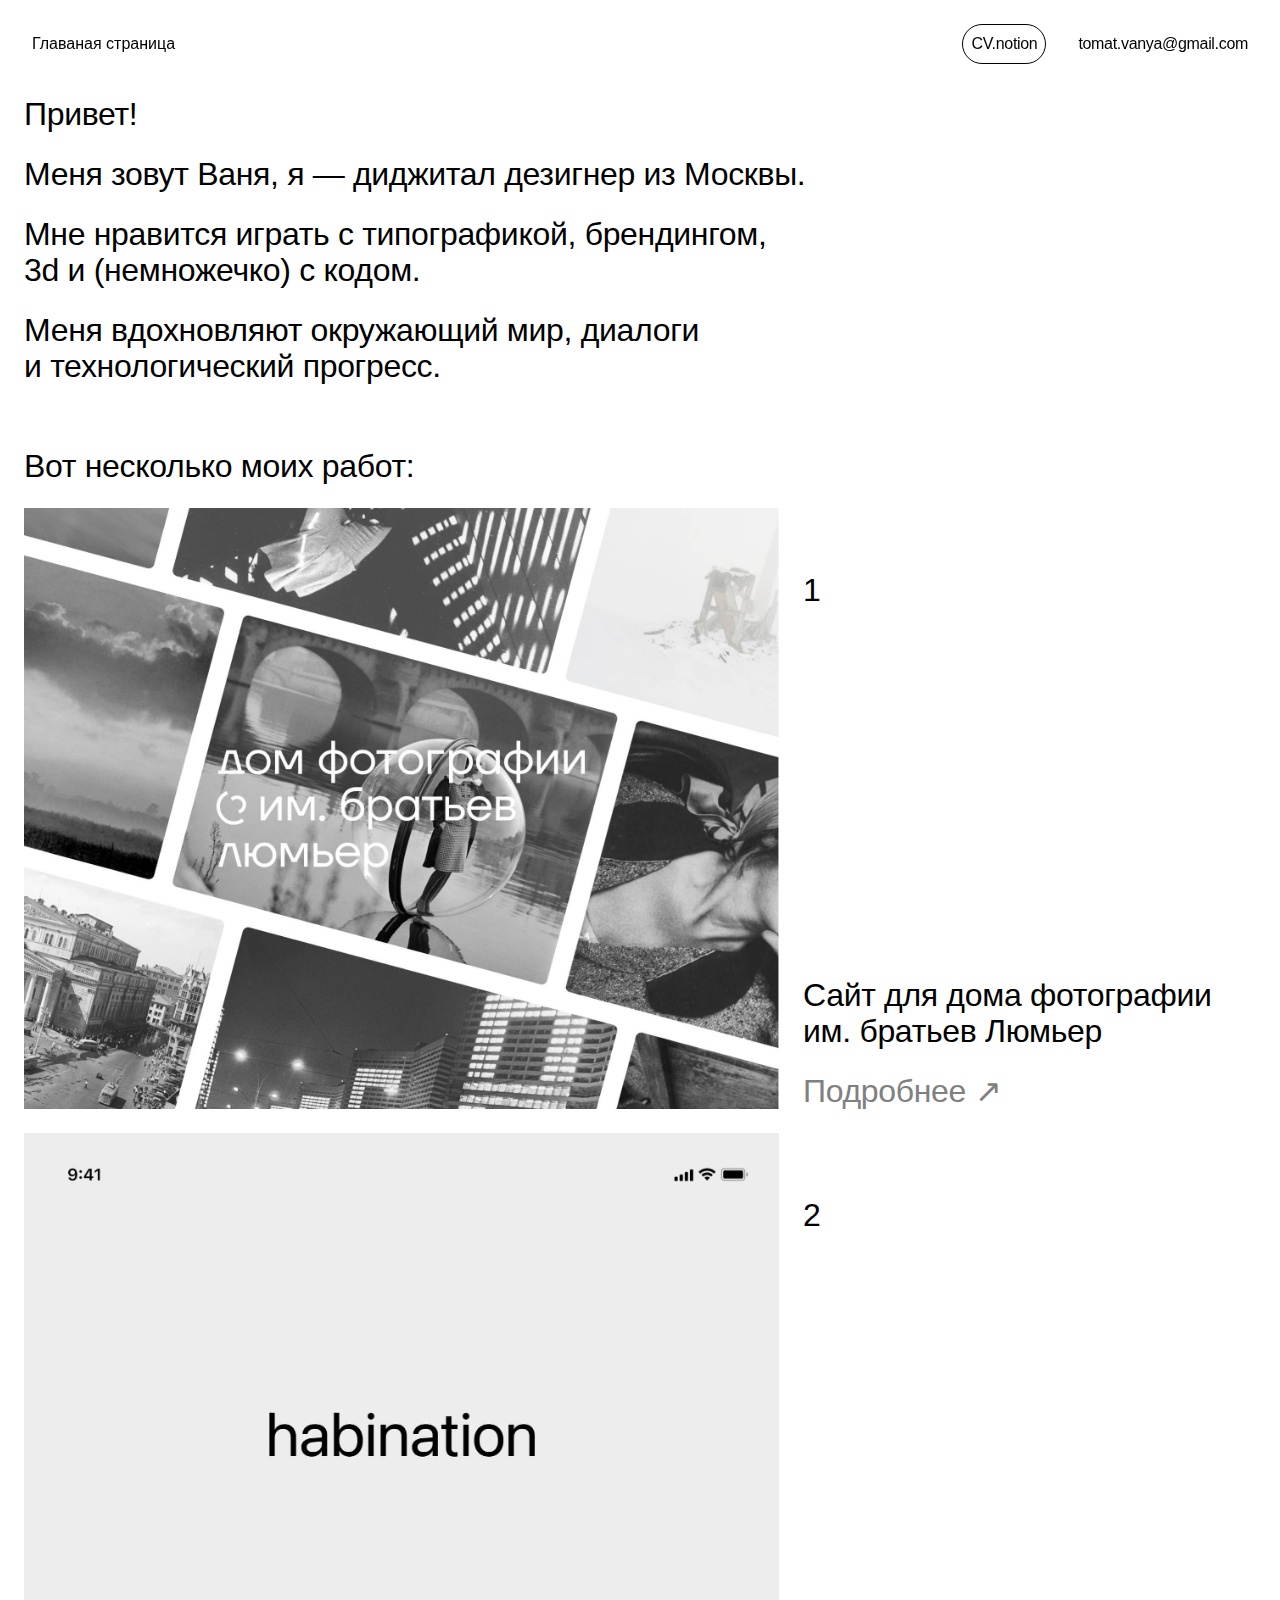
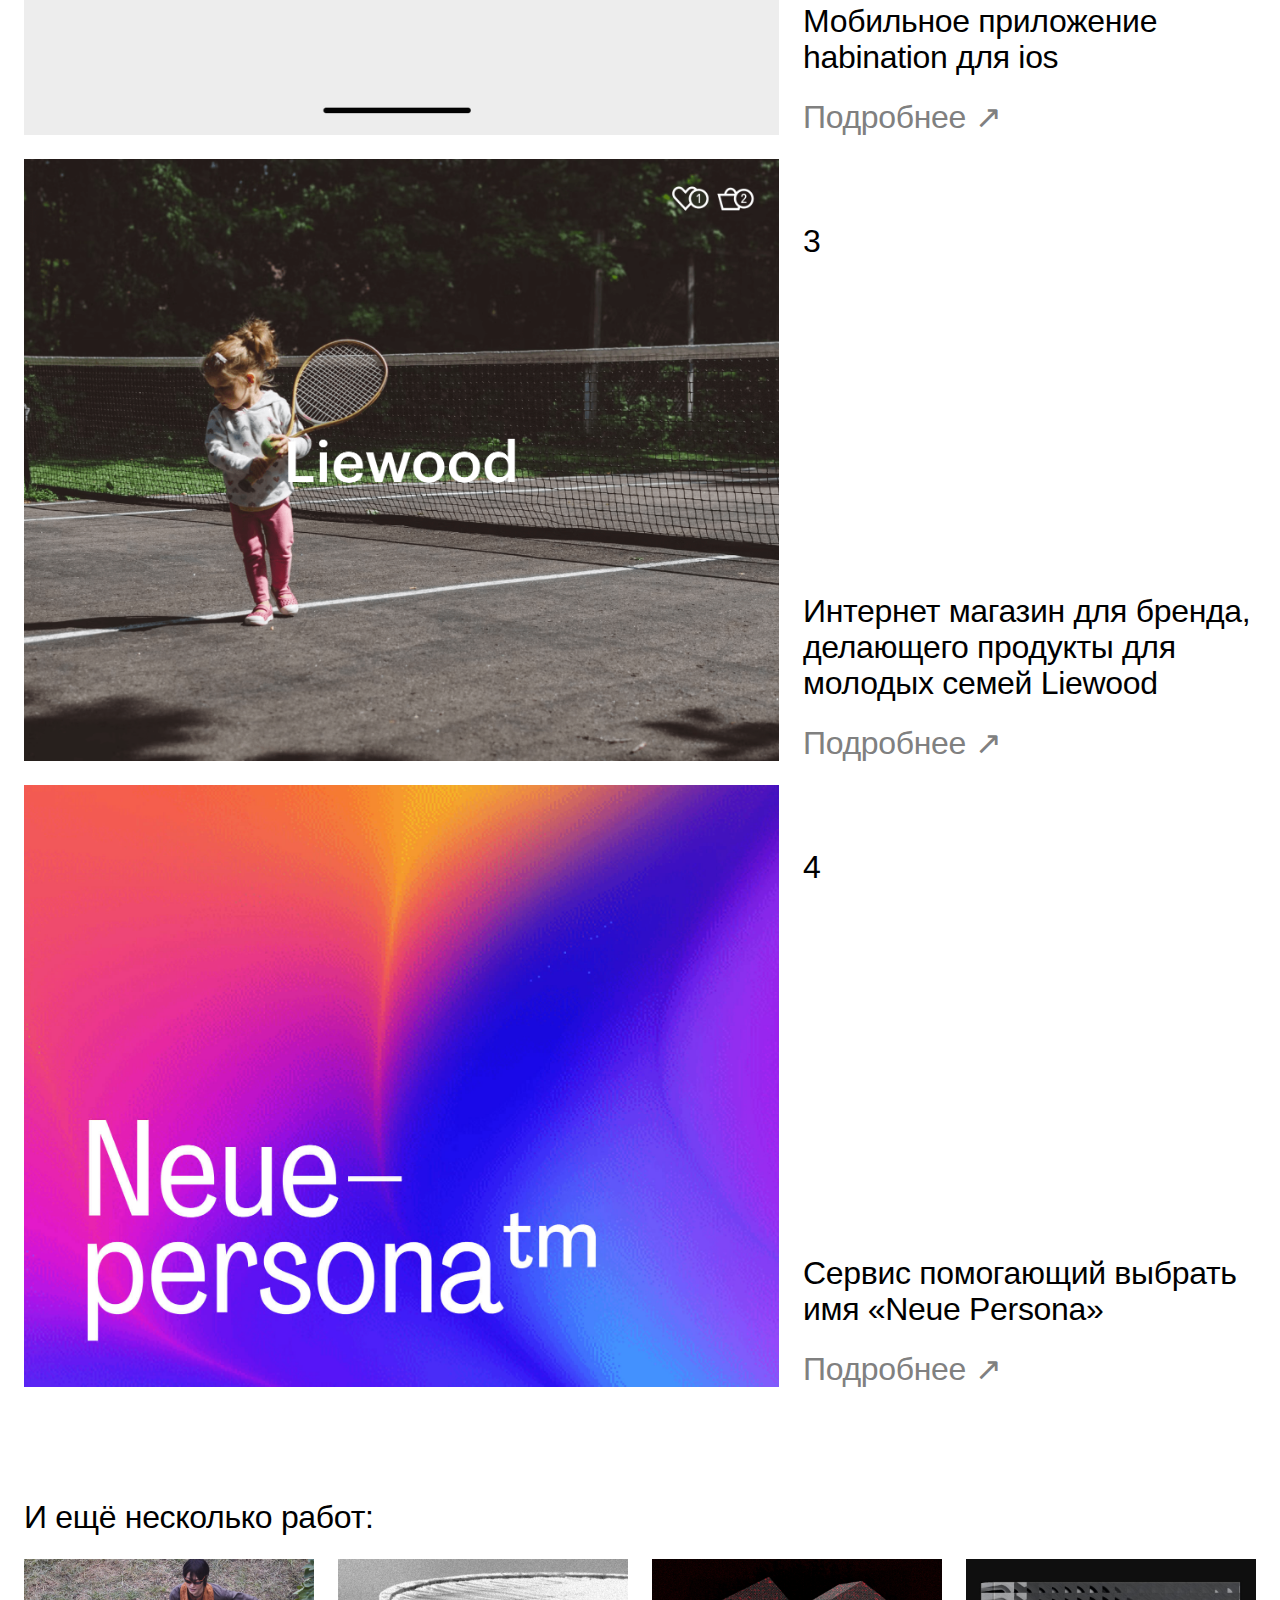
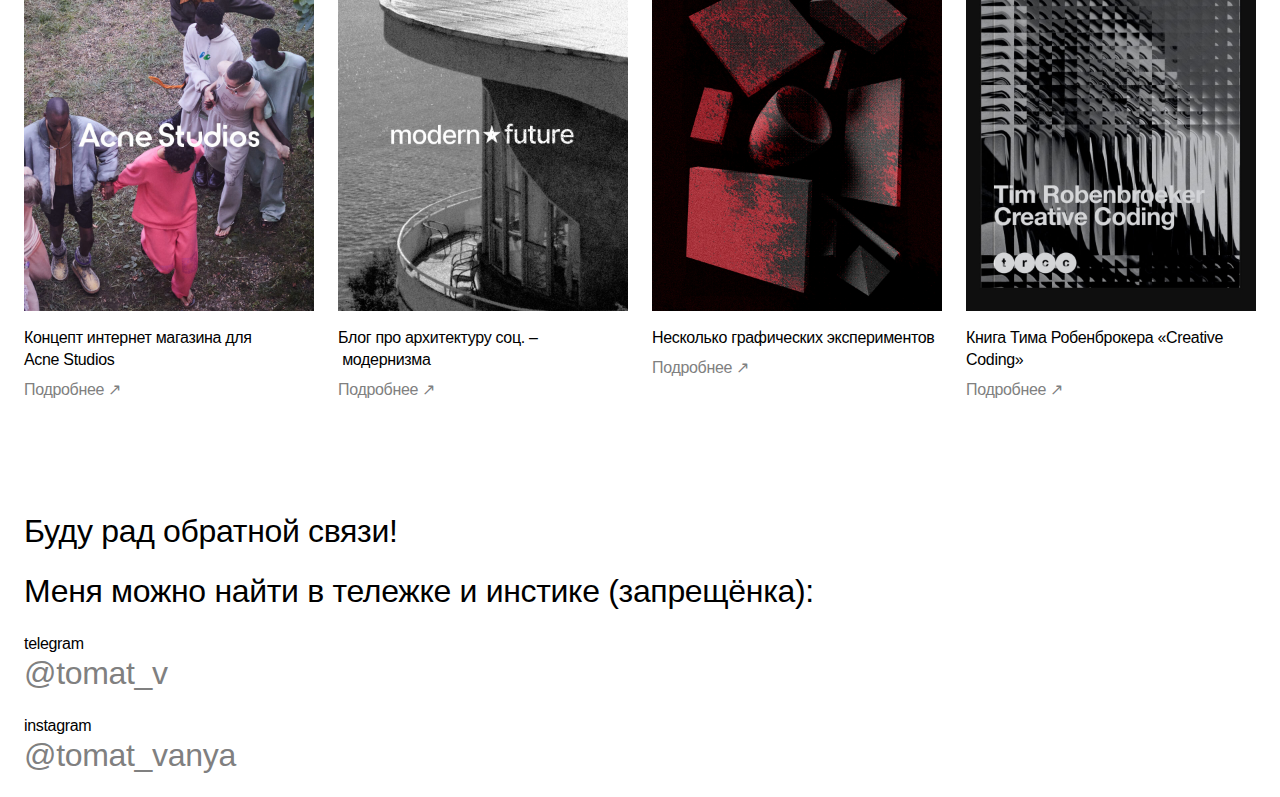
<file: index.html>
<!DOCTYPE html>
<html lang="ru">
<head>
  <meta charset="UTF-8">
  <meta name="viewport" content="width=device-width, initial-scale=1.0">
  <meta http-equiv="X-UA-Compatible" content="ie=edge">
  <link rel="apple-touch-icon" sizes="180x180" href="favicon_package_v0.16/apple-touch-icon.png">
  <link rel="icon" type="image/png" sizes="32x32" href="favicon_package_v0.16/favicon-32x32.png">
  <link rel="icon" type="image/png" sizes="16x16" href="favicon_package_v0.16/favicon-16x16.png">
  <link rel="manifest" href="favicon_package_v0.16/site.webmanifest">
  <link rel="mask-icon" href="favicon_package_v0.16/safari-pinned-tab.svg" color="#5bbad5">
  <meta name="msapplication-TileColor" content="#da532c">
  <meta name="theme-color" content="#ffffff">
  <link rel="stylesheet" href="style/reset.css">
  <link rel="stylesheet" href="style/style.css">
  <link rel="stylesheet" href="style/test.css">
  <link rel="stylesheet" href="style/hover.css">
  <link href="http://fonts.cdnfonts.com/css/sf-pro-display" rel="stylesheet">
  <title>Это Ваня</title>
  <!-- Yandex.Metrika counter -->
<script type="text/javascript" >
   (function(m,e,t,r,i,k,a){m[i]=m[i]||function(){(m[i].a=m[i].a||[]).push(arguments)};
   var z = null;m[i].l=1*new Date();
   for (var j = 0; j < document.scripts.length; j++) {if (document.scripts[j].src === r) { return; }}
   k=e.createElement(t),a=e.getElementsByTagName(t)[0],k.async=1,k.src=r,a.parentNode.insertBefore(k,a)})
   (window, document, "script", "https://mc.yandex.ru/metrika/tag.js", "ym");

   ym(90115595, "init", {
        clickmap:true,
        trackLinks:true,
        accurateTrackBounce:true
   });
</script>
<noscript><div><img src="https://mc.yandex.ru/watch/90115595" style="position:absolute; left:-9999px;" alt="" /></div></noscript>
<!-- /Yandex.Metrika counter -->
</head>
<body>
  <header>
    <div class="conteiner">
      <a href="index.html">Главаная страница</a>
      <nav class="header-li">
          <a href="https://oneginjpeg.notion.site/CV-c38f1813aa504d37ab695c79331581d2" target="_blank" class="small-p cv-button">CV.notion</a>
        <div class="mail"><a href="mailto:tomat.vanya@gmail.com" class="small-p">tomat.vanya@gmail.com</a></div>
      </nav>
    </div>
  </header>

  <div class="intro case-page">
    <div class="text-block">
      <p class="large-p">
        Привет!
      </p>
      <p class="large-p">
        Меня зовут Ваня, я&nbsp;&mdash; диджитал
        дезигнер из&nbsp;Москвы.
      </p>
      <p class="large-p">
        Мне нравится играть с&nbsp;типографикой,
        брендингом, 3d&nbsp;и&nbsp;(немножечко)
        с&nbsp;кодом.
      </p>
      <p class="large-p">
        Меня вдохновляют окружающий мир, диалоги
        и&nbsp;технологический прогресс.
      </p>
    </div>
  </div>


  <div class="works-overlay">
    <p class="large-p">Вот несколько моих работ:</p>
    <div class="overlay-grid">
      <a href="lumiere.html" class="works-grid">
        <div class="case-cover-image">
          <div class="case-cover-image-corner-top"></div>
          <div class="case-cover-image-corner-bottom"></div>
          <div class="case-cover-image-edge-left"></div>
          <div class="case-cover-image-edge-bottom"></div>
          <img src="covers/1-1920@2x.jpg" alt="">
        </div>
        <div class="case-content">
          <p class="large-p number-margin">1</p>
          <div class="case-content-info">
            <p class="large-p work-description-width">Сайт для дома фотографии им. братьев Люмьер</p>
            <p class="large-p text-gray">Подробнее ↗</p>
          </div>
        </div>
      </a>

      <a href="habination.html" class="works-grid">
          <div class="case-cover-image">
            <div class="case-cover-image-corner-top"></div>
            <div class="case-cover-image-corner-bottom"></div>
            <div class="case-cover-image-edge-left"></div>
            <div class="case-cover-image-edge-bottom"></div>
            <img src="covers/2-1920@2x.jpg" alt="">
          </div>
        <div class="case-content">
          <p class="large-p number-margin">2</p>
          <div class="case-content-info">
            <p class="large-p work-description-width">Мобильное приложение habination для ios</p>
            <p class="large-p text-gray">Подробнее ↗</p>
          </div>
        </div>
      </a>

      <a href="liwood.html" class="works-grid">
        <div class="case-cover-image">
          <div class="case-cover-image-corner-top"></div>
          <div class="case-cover-image-corner-bottom"></div>
          <div class="case-cover-image-edge-left"></div>
          <div class="case-cover-image-edge-bottom"></div>
          <img src="covers/3-1920@2x.jpg" alt="">
        </div>
        <div class="case-content">
          <p class="large-p number-margin">3</p>
          <div class="case-content-info">
            <p class="large-p work-description-width">Интернет магазин для бренда, делающего продукты для молодых семей Liewood</p>
            <p class="large-p text-gray">Подробнее ↗</p>
          </div>
        </div>
      </a>

      <a href="persona.html" class="works-grid">
        <div class="case-cover-image">
          <div class="case-cover-image-corner-top"></div>
          <div class="case-cover-image-corner-bottom"></div>
          <div class="case-cover-image-edge-left"></div>
          <div class="case-cover-image-edge-bottom"></div>
          <img src="covers/4.jpg" alt="">
        </div>
        <div class="case-content">
          <p class="large-p number-margin">4</p>
          <div class="case-content-info">
            <p class="large-p work-description-width">Сервис помогающий выбрать имя «Neue Persona»</p>
            <p class="large-p text-gray">Подробнее ↗</p>
          </div>
        </div>
      </a>

    </div>
  </div>

  <div class="works-overlay">
    <p class="large-p">И ещё несколько работ:</p>
    <div class="works-overlay">
      <div class="secondary-works-grid">
        <a href="acne.html" class="case-secondary-item">
          <div class="case-s-cover-image">
            <div class="case-cover-image-corner-top"></div>
            <div class="case-cover-image-corner-bottom"></div>
            <div class="case-cover-image-edge-left"></div>
            <div class="case-cover-image-edge-bottom"></div>
            <img src="covers/other-1-1920@2x.jpg" alt="">
          </div>
          <div class="case-content-info-s">
            <p class="small-p max-width-315 margin-bottom-8">Концепт интернет магазина для Acne&nbsp;Studios</p>
            <p class="small-p text-gray">Подробнее ↗</p>
          </div>
        </a>
        <a href="modern arcitect.html" class="case-secondary-item">
          <div class="case-s-cover-image">
            <div class="case-cover-image-corner-top"></div>
            <div class="case-cover-image-corner-bottom"></div>
            <div class="case-cover-image-edge-left"></div>
            <div class="case-cover-image-edge-bottom"></div>
            <img src="covers/other-2-1920@2x.jpg" alt="">
          </div>
          <div class="case-content-info-s">
            <p class="small-p max-width-315 margin-bottom-8">Блог про архитектуру соц.&nbsp;–&nbsp;модернизма</p>
            <p class="small-p text-gray">Подробнее ↗</p>
          </div>
        </a>
        <a href="experiments.html" class="case-secondary-item">
          <div class="case-s-cover-image">
            <div class="case-cover-image-corner-top"></div>
            <div class="case-cover-image-corner-bottom"></div>
            <div class="case-cover-image-edge-left"></div>
            <div class="case-cover-image-edge-bottom"></div>
            <img src="covers/other-3-1920@2x.jpg" alt="">
          </div>
          <div class="case-content-info-s">
            <p class="small-p max-width-315 margin-bottom-8">Несколько графических экспериментов</p>
            <p class="small-p text-gray">Подробнее ↗</p>
          </div>
        </a>
        <a href="creative coding.html" class="case-secondary-item">
          <div class="case-s-cover-image">
            <div class="case-cover-image-corner-top"></div>
            <div class="case-cover-image-corner-bottom"></div>
            <div class="case-cover-image-edge-left"></div>
            <div class="case-cover-image-edge-bottom"></div>
            <img src="covers/other-5.jpg" alt="">
          </div>
          <div class="case-content-info-s">
            <p class="small-p max-width-315 margin-bottom-8">Книга Тима Робенброкера «Creative Coding»</p>
            <p class="small-p text-gray">Подробнее ↗</p>
          </div>
        </a>
      </div>
    </div>
  </div>

  <div class="outro">
    <div class="text-block">
      <p class="large-p">Буду рад обратной связи!</p>
      <p class="large-p">Меня можно найти в тележке и инстике (запрещёнка):</p>
      <div class="text-block">
        <div class="link-to-social">
          <p class="small-p">telegram</p>
          <p class="large-p"><a href="https://t.me/tomat_v" target="_blank" class="text-gray">@tomat_v</a></p>
        </div>
        <div class="link-to-social">
          <p class="small-p">instagram</p>
          <p class="large-p"><a href="https://www.instagram.com/tomat.vanya/" target="_blank" class="text-gray">@tomat_vanya</a></p>
        </div>
      </div>
    </div>
  </div>
</body>
</html>
</file>
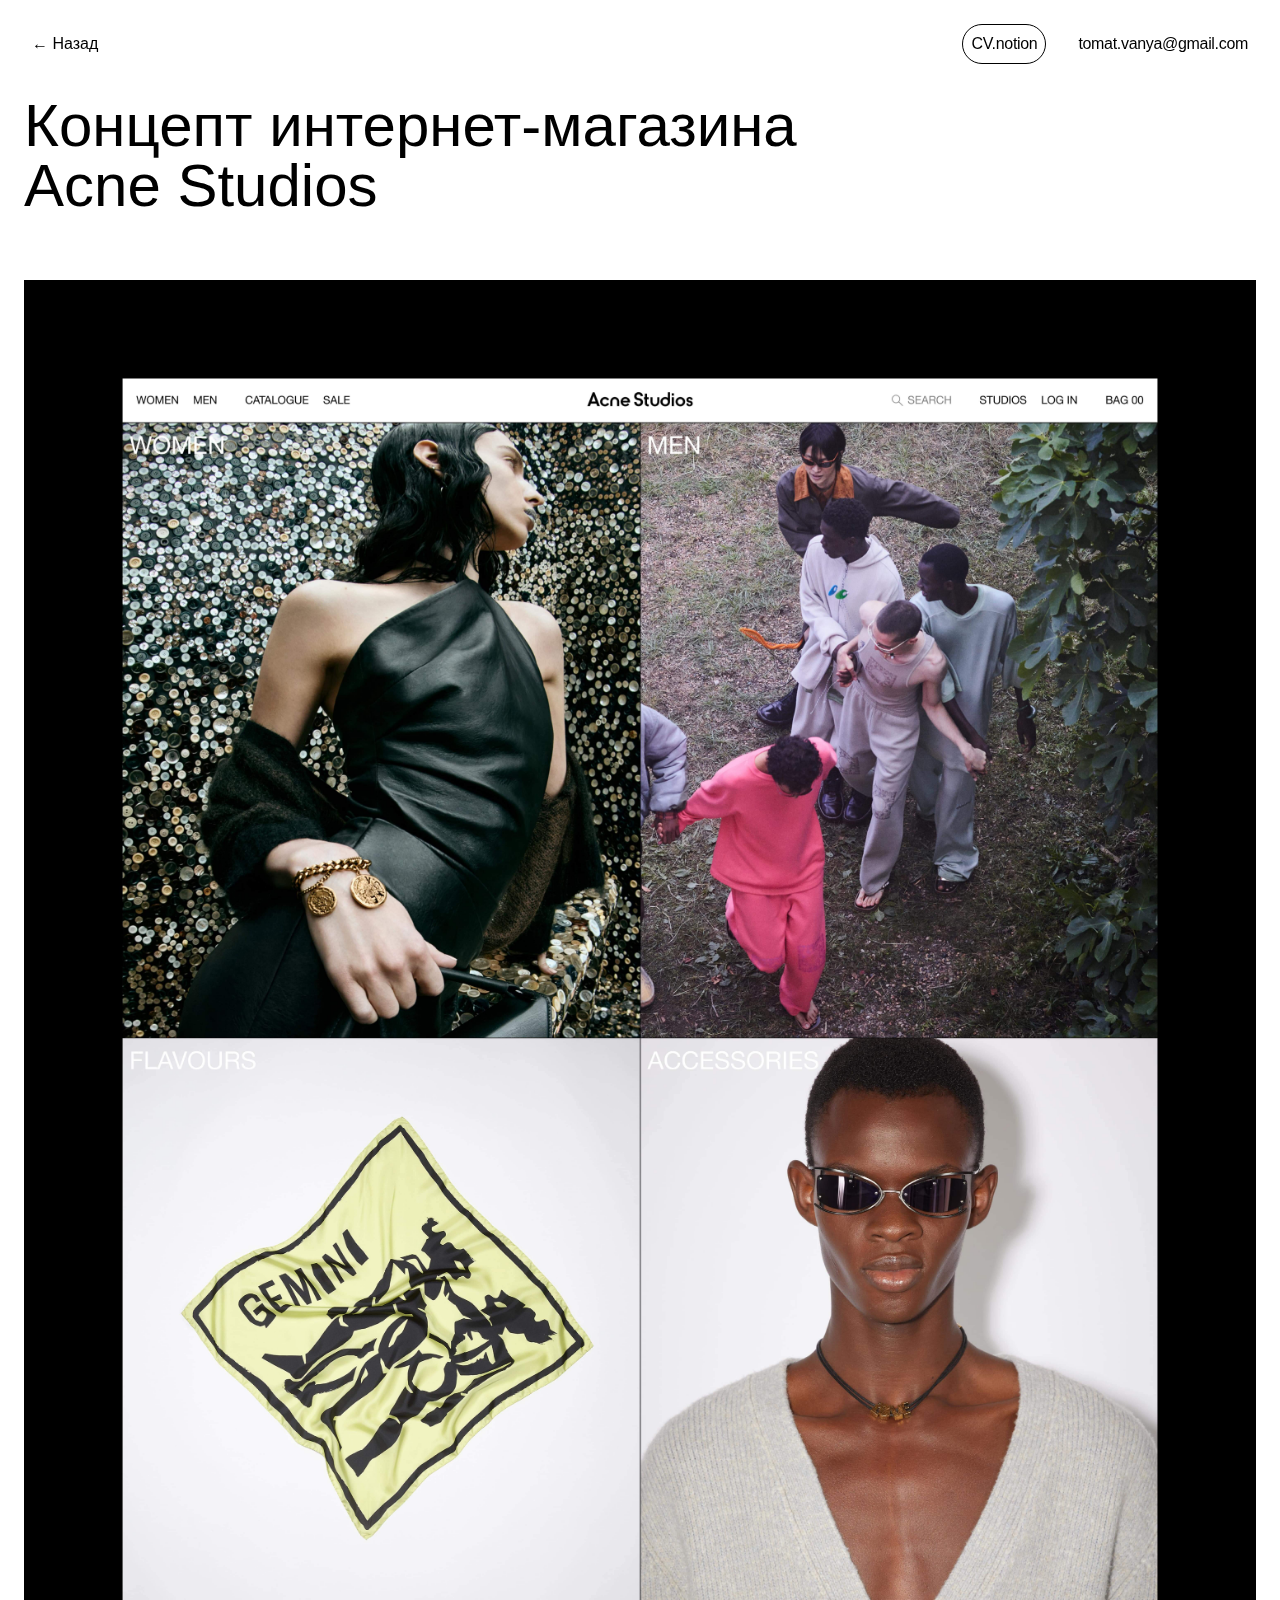
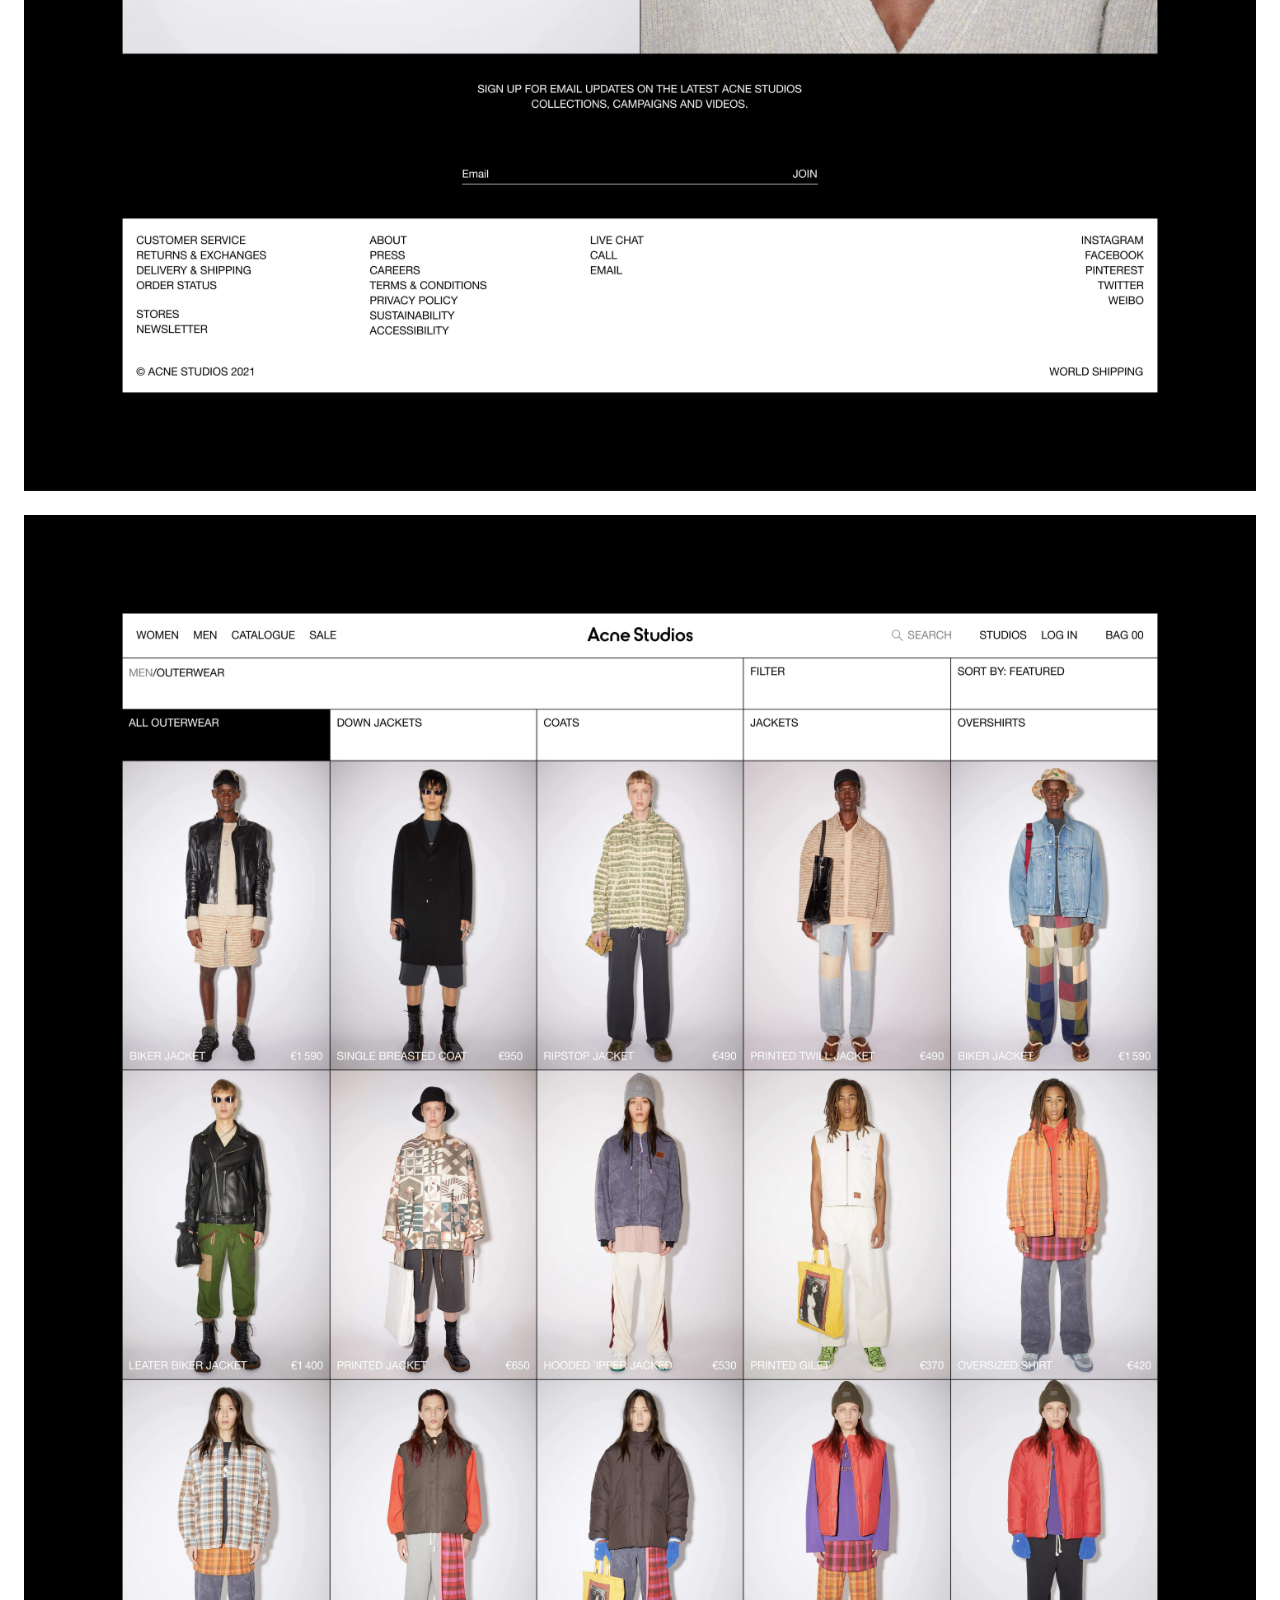
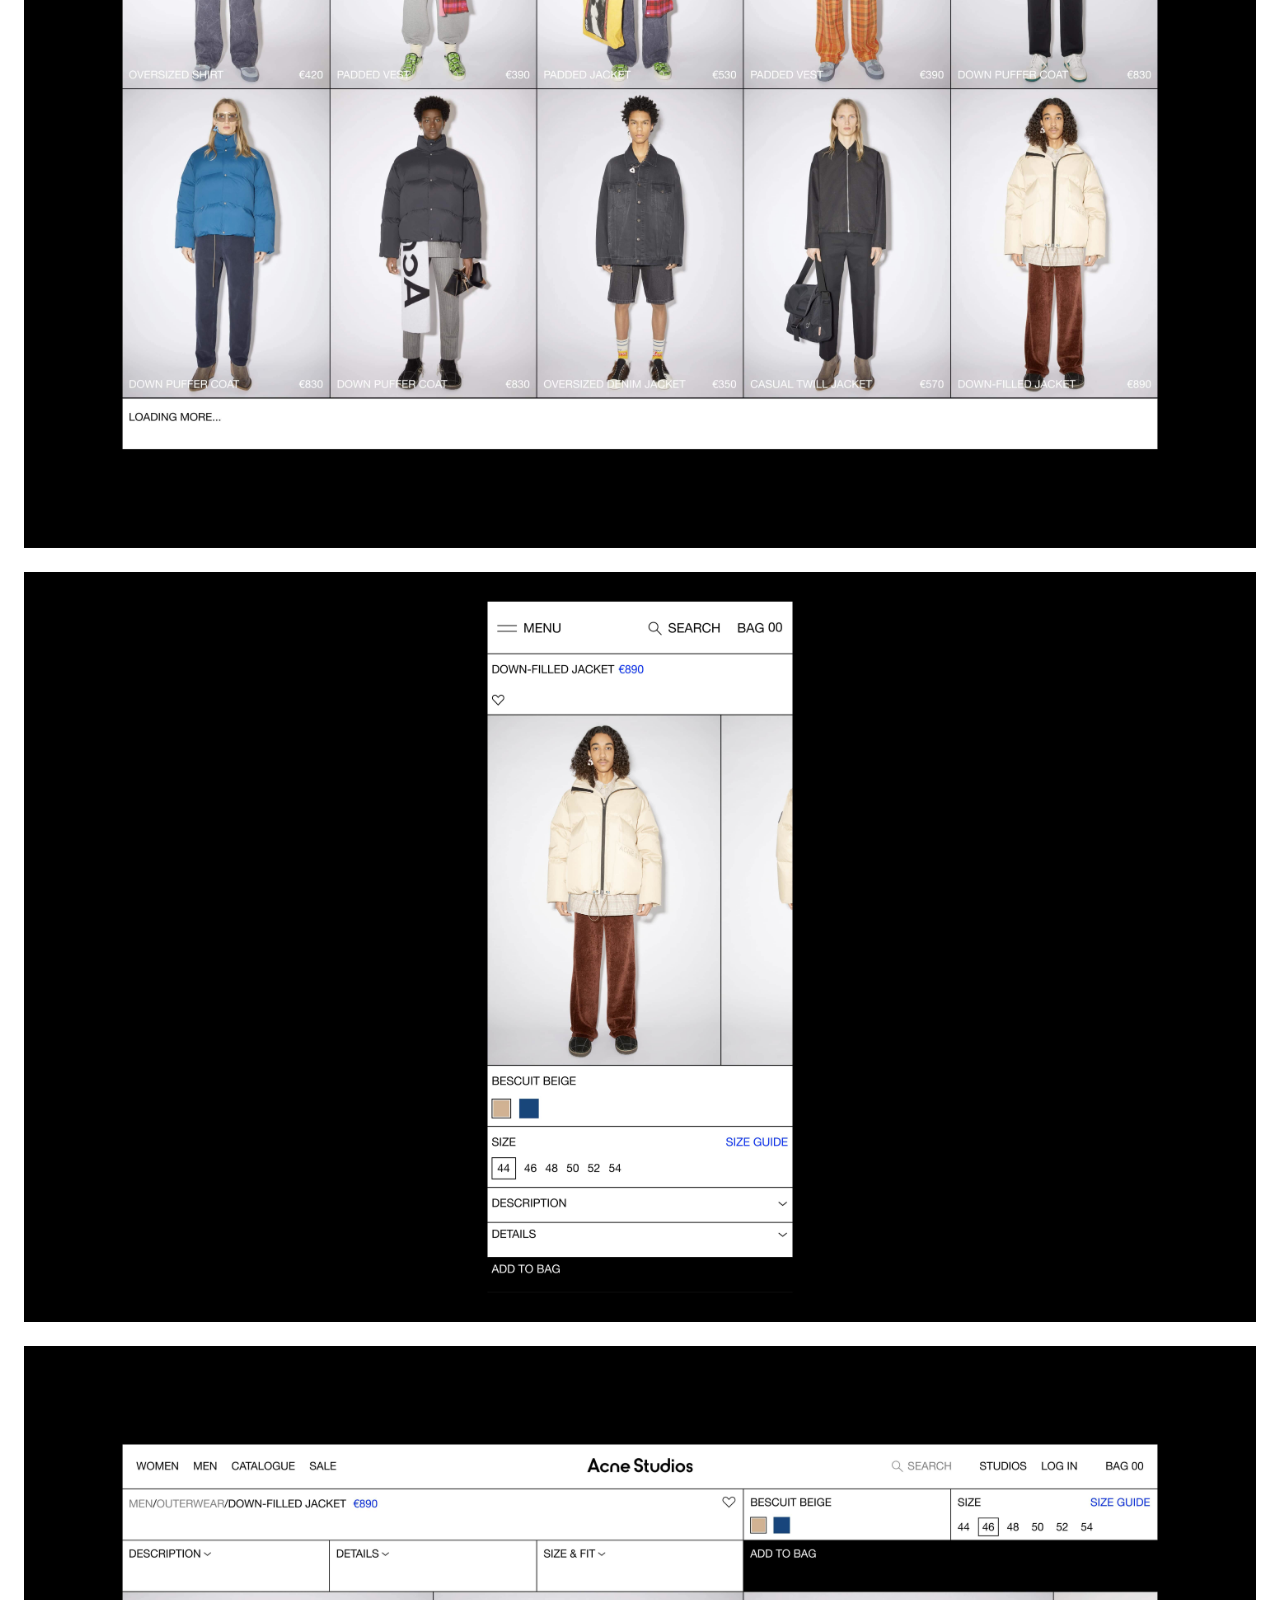
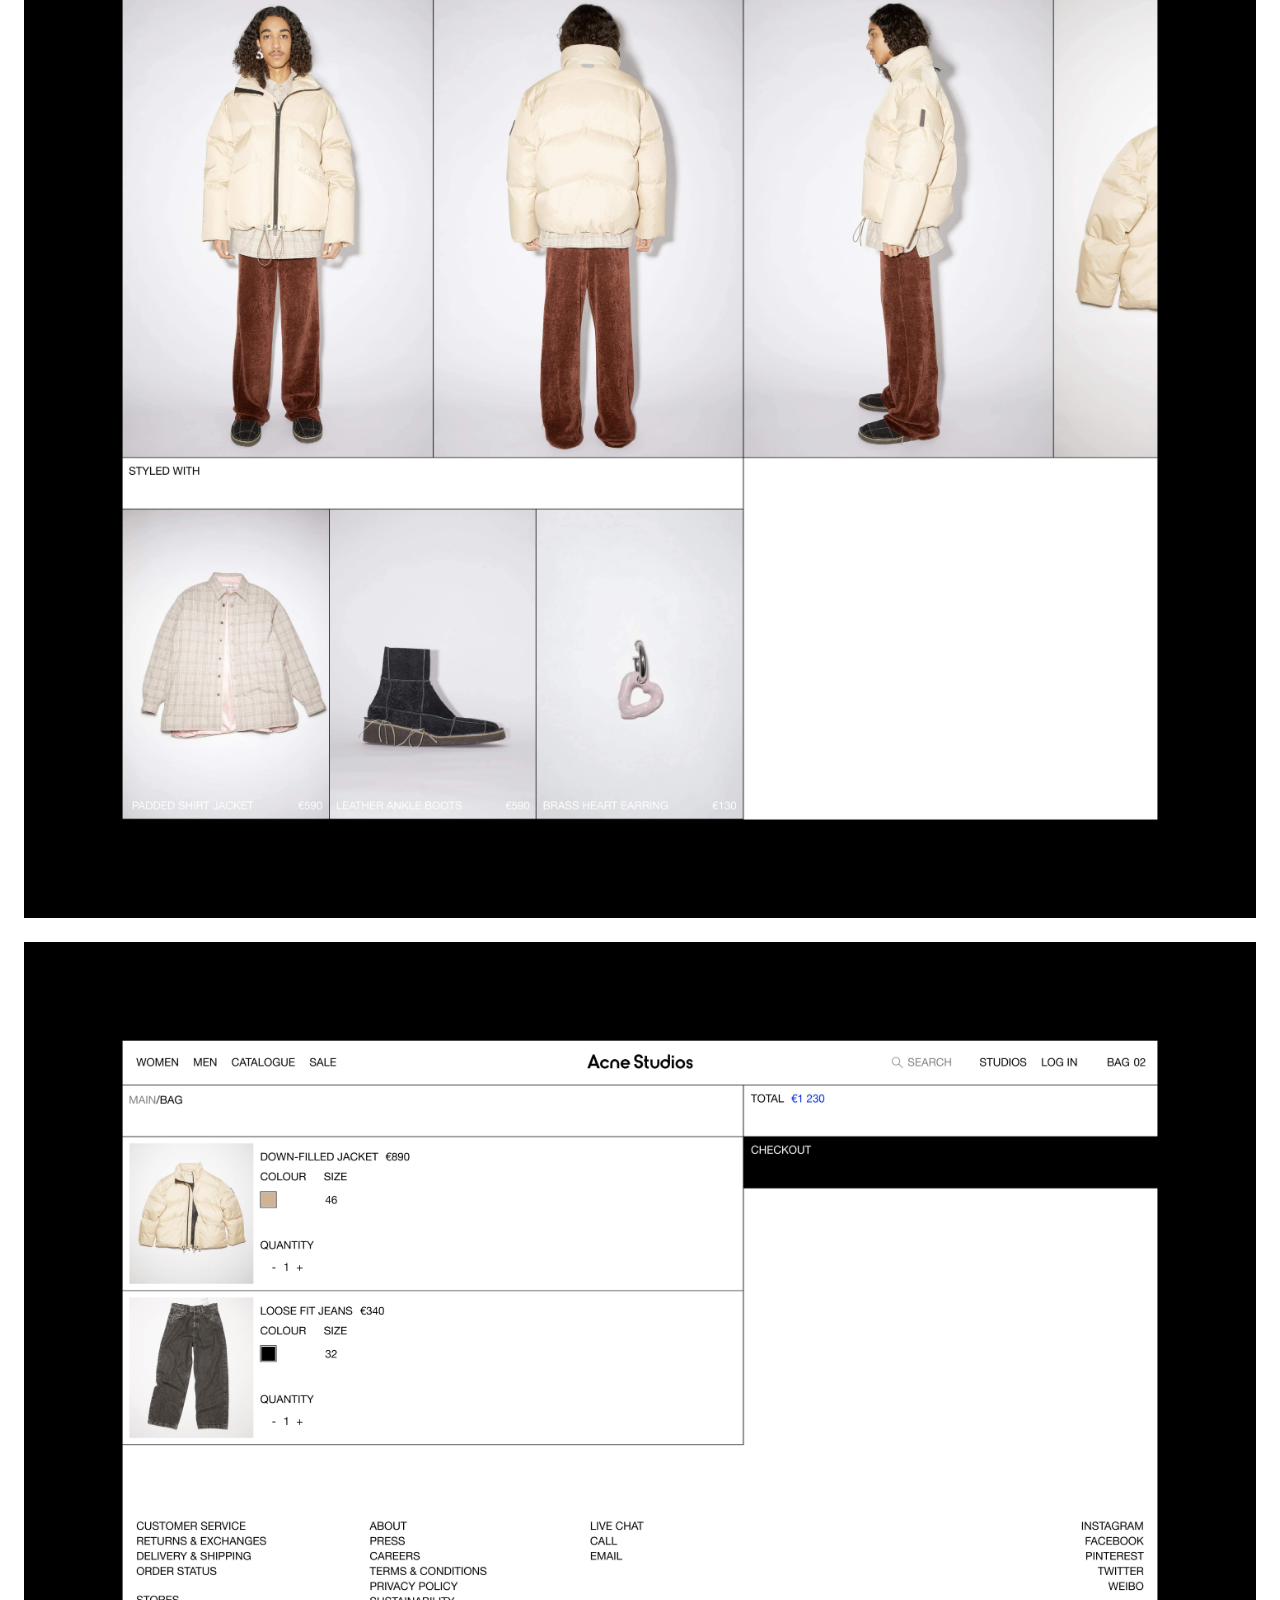
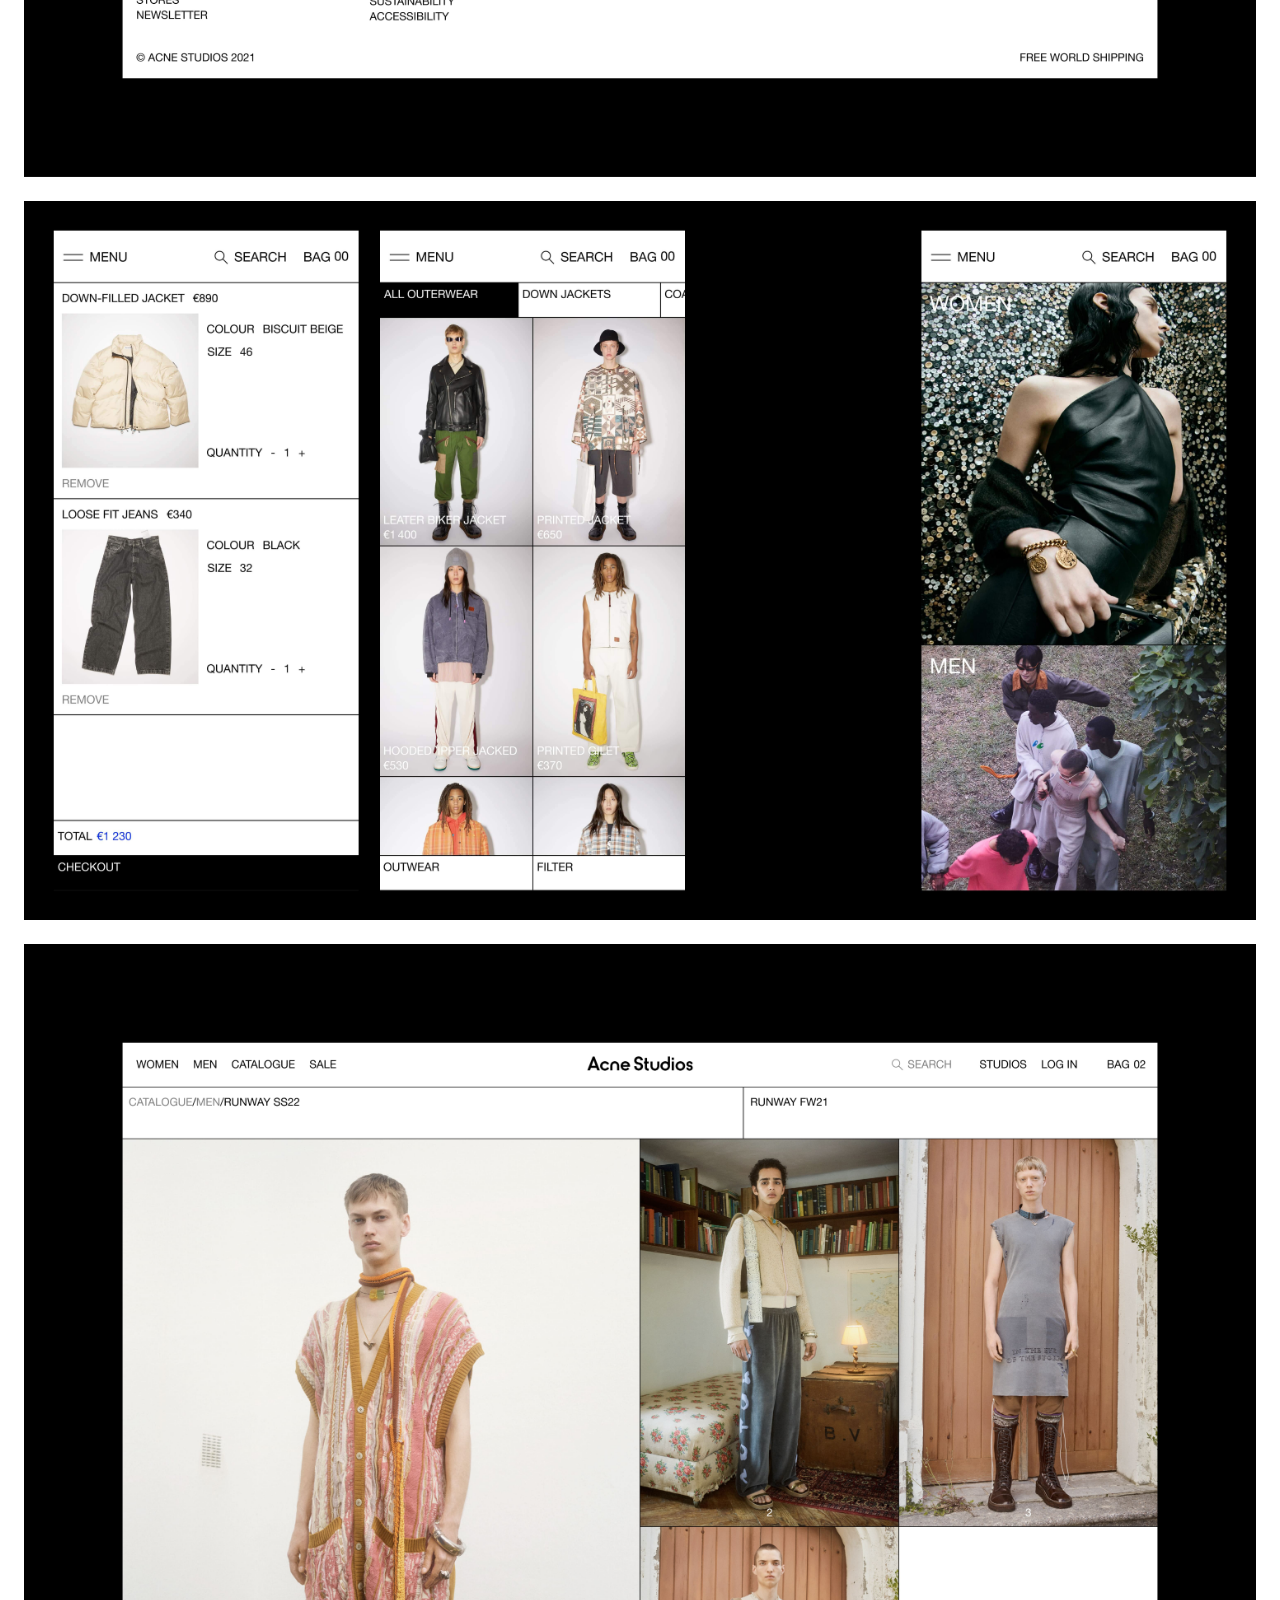
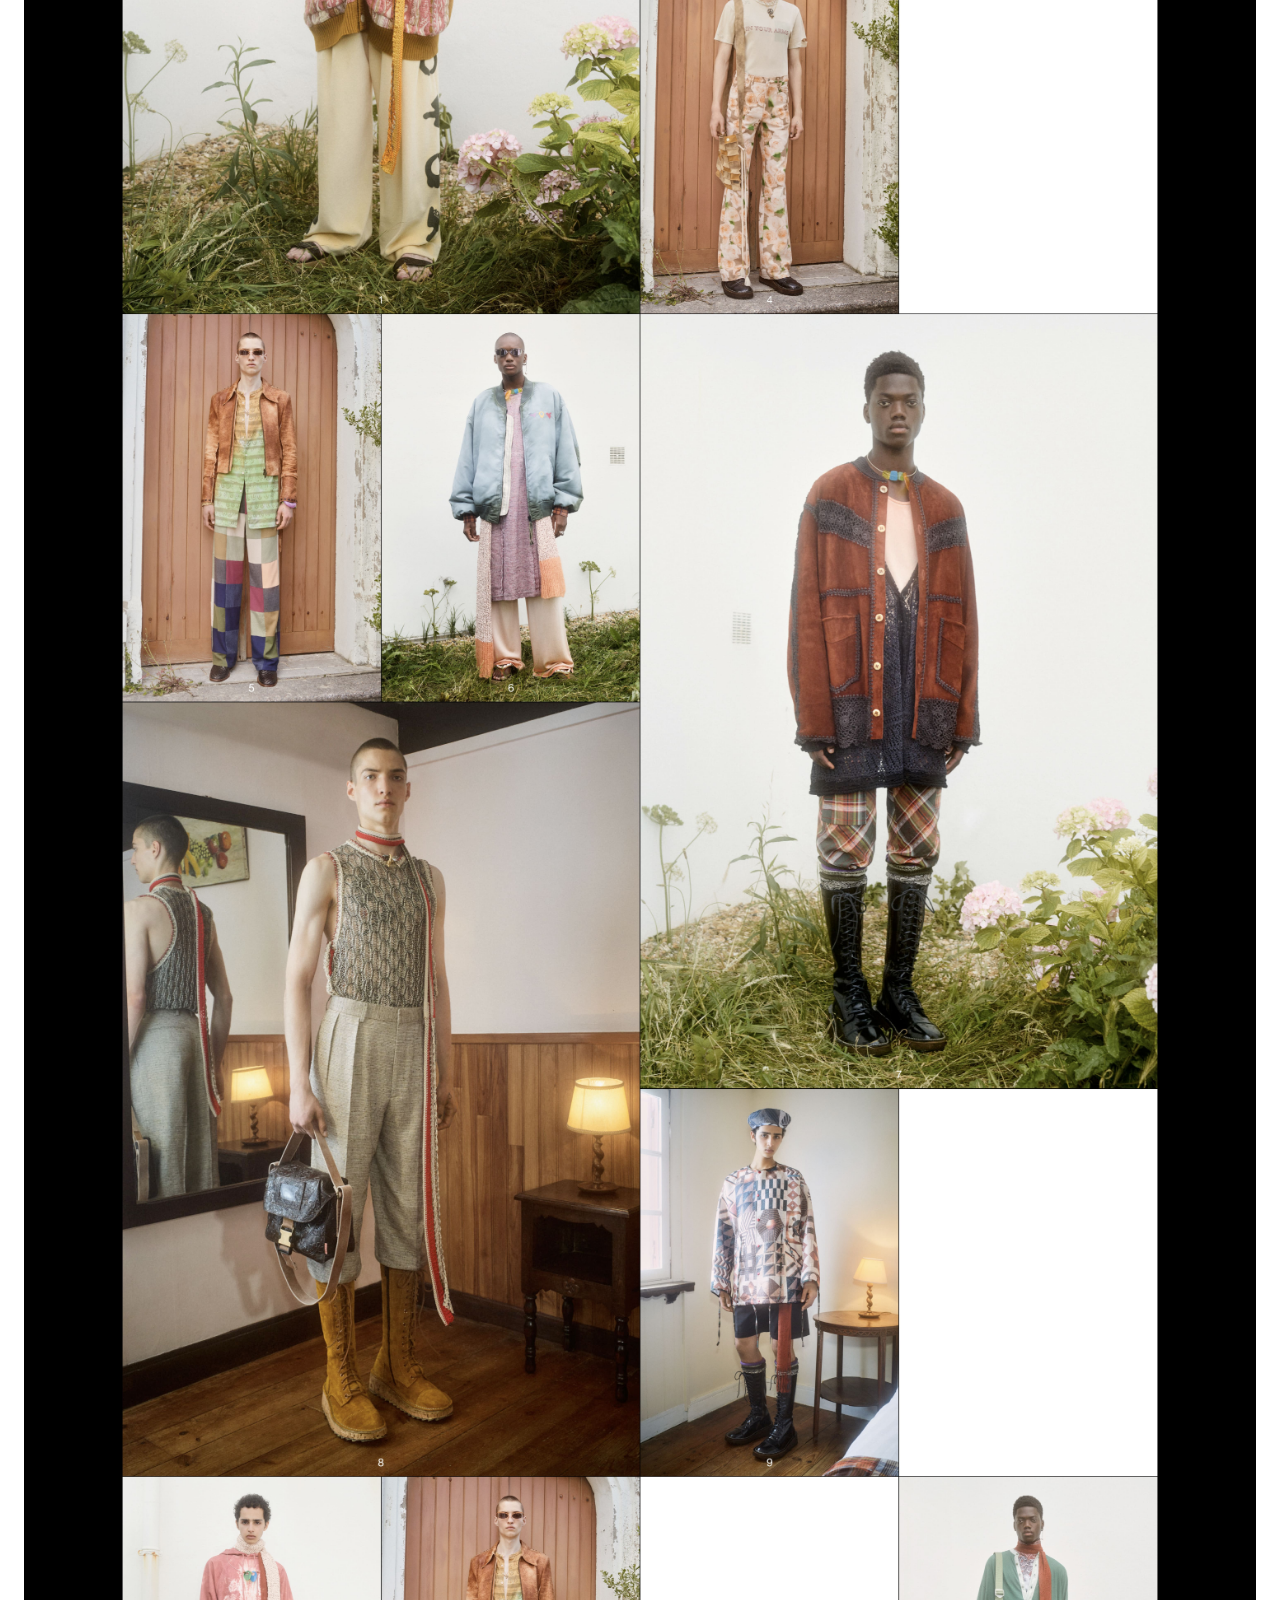
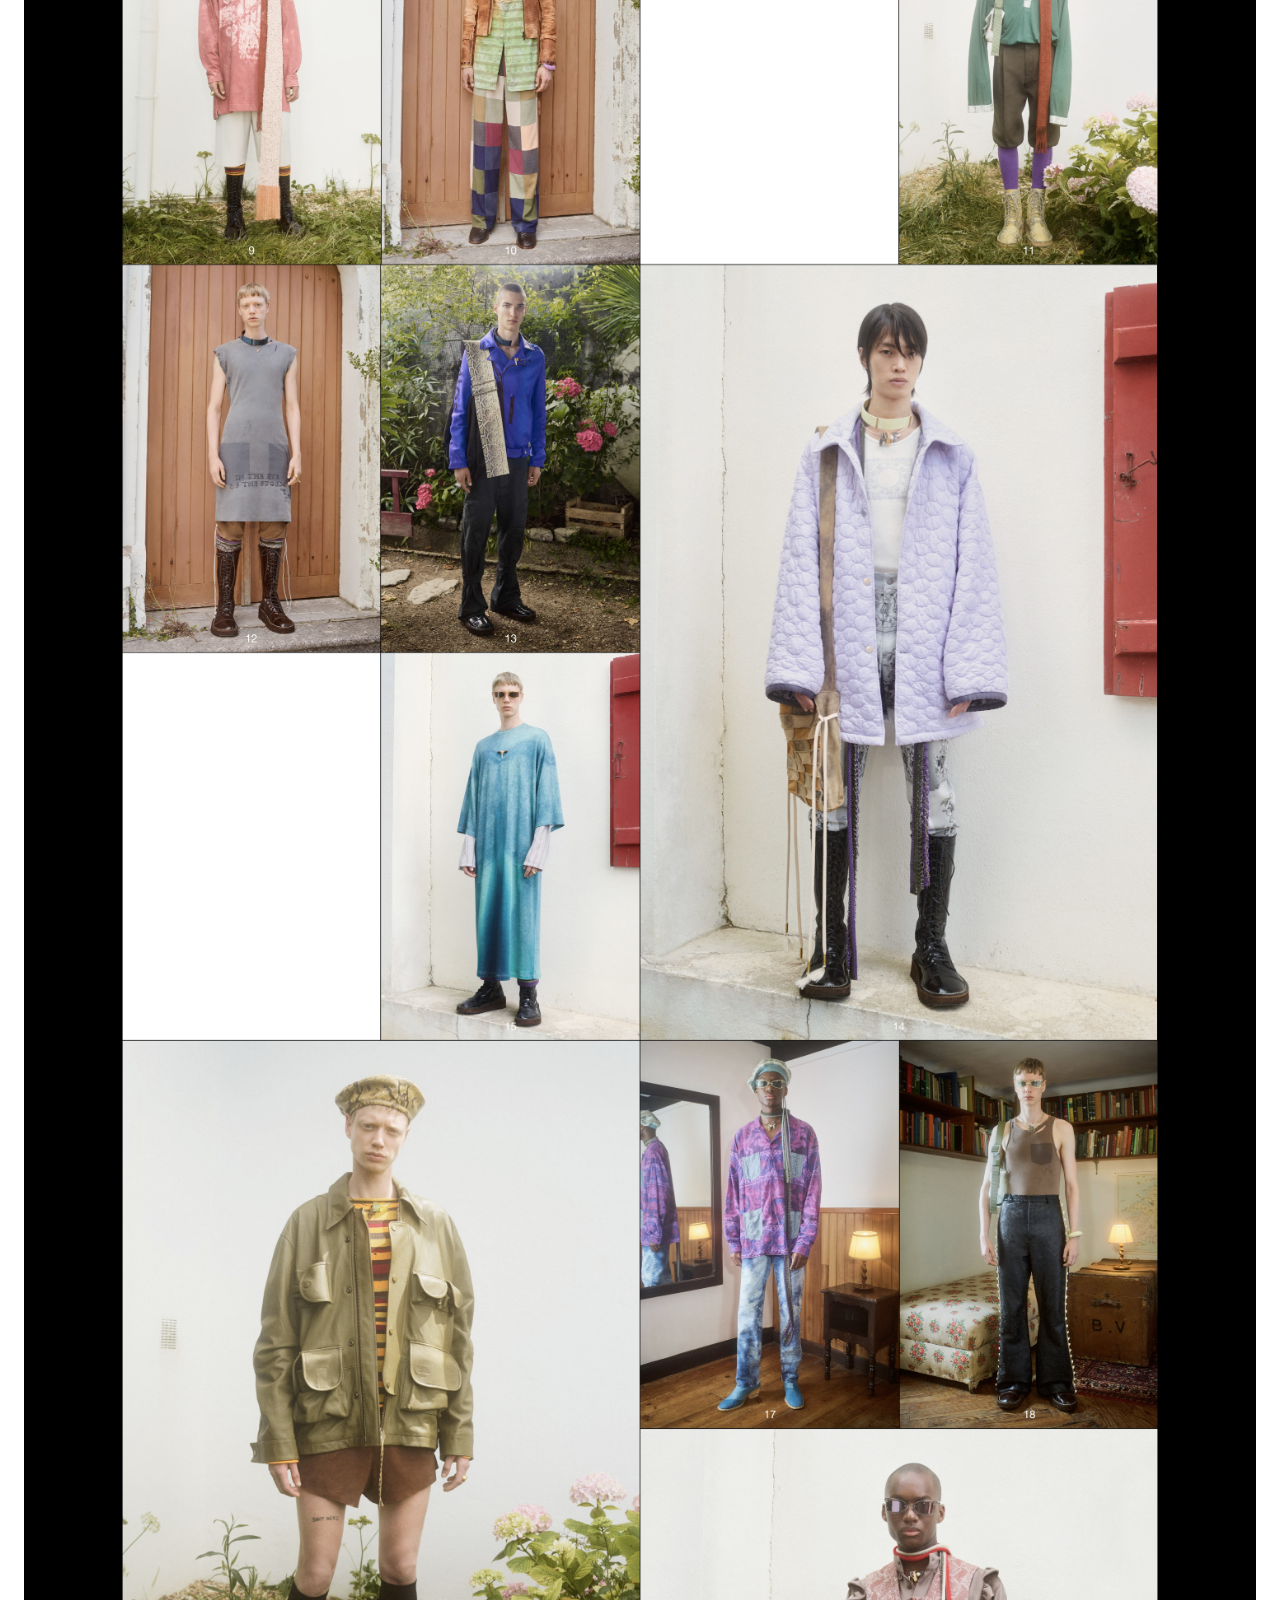
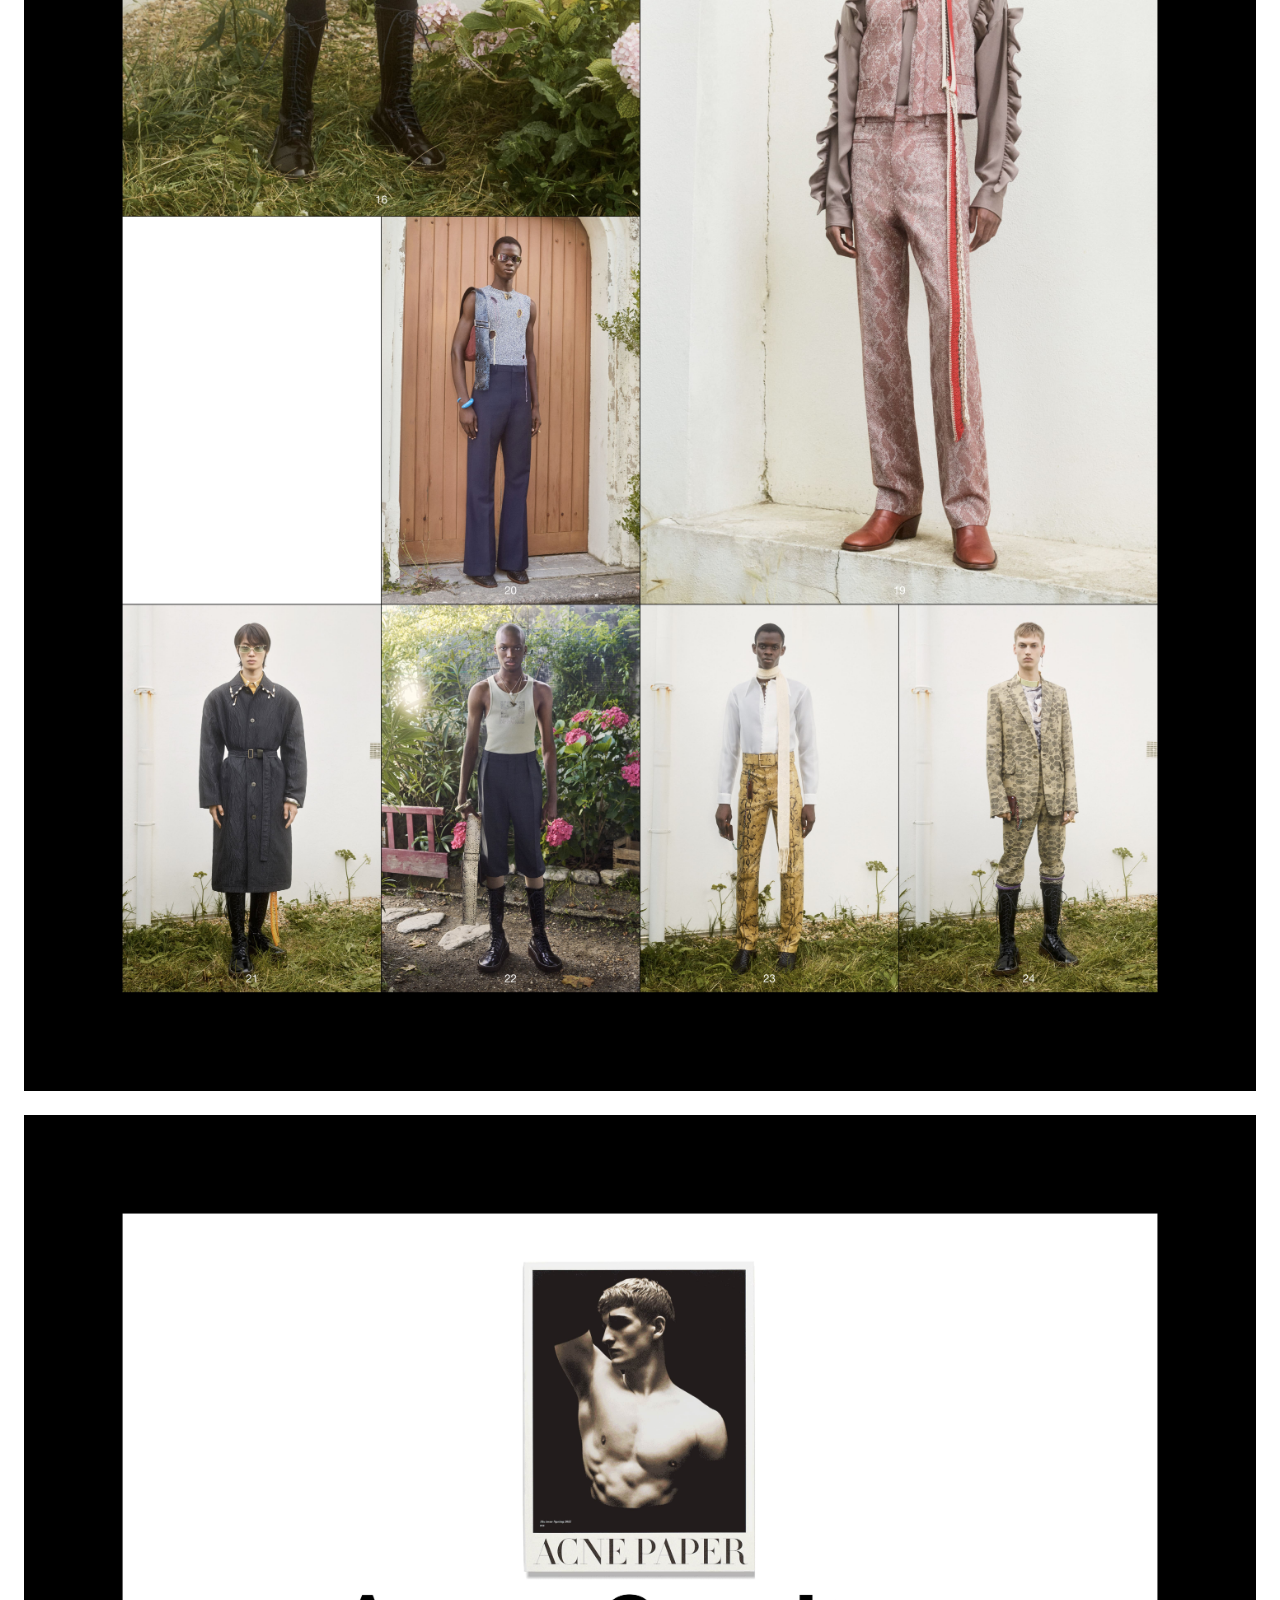
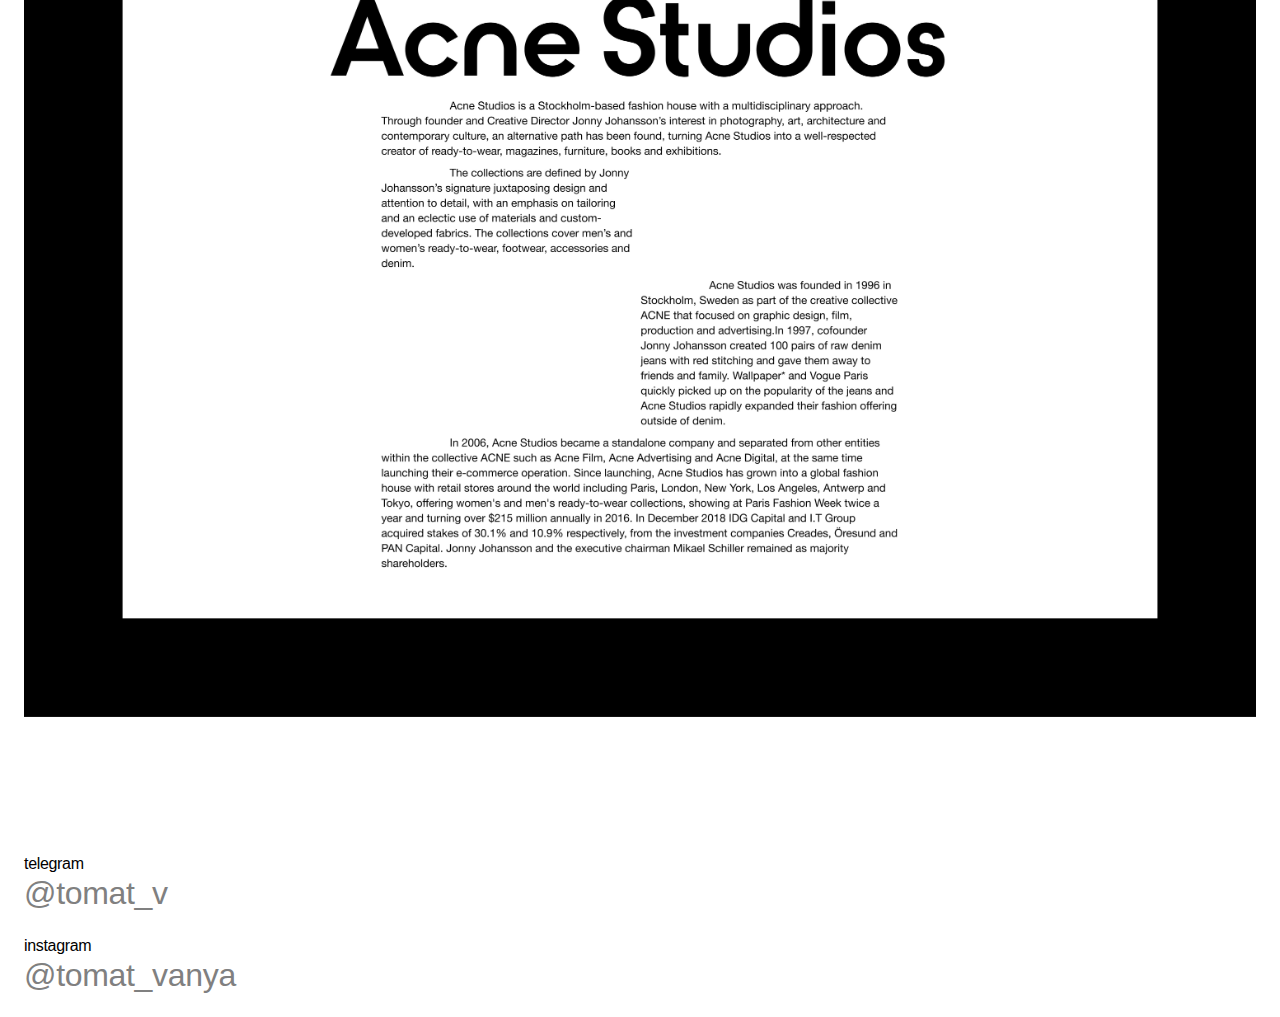
<file: acne.html>
<!DOCTYPE html>
<html lang="ru">
<head>
  <meta charset="UTF-8">
  <meta name="viewport" content="width=device-width, initial-scale=1.0">
  <meta http-equiv="X-UA-Compatible" content="ie=edge">
  <link rel="apple-touch-icon" sizes="180x180" href="favicon_package_v0.16/apple-touch-icon.png">
  <link rel="icon" type="image/png" sizes="32x32" href="favicon_package_v0.16/favicon-32x32.png">
  <link rel="icon" type="image/png" sizes="16x16" href="favicon_package_v0.16/favicon-16x16.png">
  <link rel="manifest" href="favicon_package_v0.16/site.webmanifest">
  <link rel="mask-icon" href="favicon_package_v0.16/safari-pinned-tab.svg" color="#5bbad5">
  <meta name="msapplication-TileColor" content="#da532c">
  <meta name="theme-color" content="#ffffff">
  <link rel="stylesheet" href="style/reset.css">
  <link rel="stylesheet" href="style/style.css">
  <link rel="stylesheet" href="style/case.css">
  <link rel="stylesheet" href="style/hover.css">
  <link rel="stylesheet" href="style/test.css">
  <link href="http://fonts.cdnfonts.com/css/sf-pro-display" rel="stylesheet">
  <title>Acne Studios</title>
  <!-- Yandex.Metrika counter -->
<script type="text/javascript" >
   (function(m,e,t,r,i,k,a){m[i]=m[i]||function(){(m[i].a=m[i].a||[]).push(arguments)};
   var z = null;m[i].l=1*new Date();
   for (var j = 0; j < document.scripts.length; j++) {if (document.scripts[j].src === r) { return; }}
   k=e.createElement(t),a=e.getElementsByTagName(t)[0],k.async=1,k.src=r,a.parentNode.insertBefore(k,a)})
   (window, document, "script", "https://mc.yandex.ru/metrika/tag.js", "ym");

   ym(90115595, "init", {
        clickmap:true,
        trackLinks:true,
        accurateTrackBounce:true
   });
</script>
<noscript><div><img src="https://mc.yandex.ru/watch/90115595" style="position:absolute; left:-9999px;" alt="" /></div></noscript>
<!-- /Yandex.Metrika counter -->
</head>
<body>
  <header>
    <div class="conteiner">
      <a href="index.html">← Назад</a>
      <nav class="header-li">
          <a href="https://oneginjpeg.notion.site/CV-c38f1813aa504d37ab695c79331581d2" target="_blank" class="small-p cv-button">CV.notion</a>
        <div class="mail"><a href="mailto:tomat.vanya@gmail.com" class="small-p">tomat.vanya@gmail.com</a></div>
      </nav>
    </div>
  </header>

  <div class="intro case-page">
    <div class="text-block">
      <p class="huge-p">Концепт интернет-магазина Acne Studios</p>
    </div>
  </div>

  <div class="works-overlay">
    <div class="case-grid">

      <div class="case-image-block case-grid-1-image-column">
        <img src="acne/1-min.jpg" alt="" class="gallery-image">
      </div>

      <div class="case-image-block case-grid-1-image-column">
        <img src="acne/2-min.jpg" alt="" class="gallery-image">
      </div>

      <div class="case-image-block case-grid-1-image-column ">
        <img src="acne/7-min.jpg" alt="" class="gallery-image">
      </div>

      <div class="case-image-block case-grid-1-image-column">
        <img src="acne/3-min.jpg" alt="" class="gallery-image">
      </div>

      <div class="case-image-block case-grid-1-image-column">
        <img src="acne/4-min.jpg" alt="" class="gallery-image">
      </div>

      <div class="case-image-block case-grid-1-image-column ">
        <img src="acne/8-min.jpg" alt="" class="gallery-image">
      </div>

      <div class="case-image-block case-grid-1-image-column splited-image">
        <img src="acne/5-1.jpg" alt="" class="gallery-image">
      </div>

      <div class="case-image-block case-grid-1-image-column splited-image">
        <img src="acne/5-2.jpg" alt="" class="gallery-image">
      </div>

      <div class="case-image-block case-grid-1-image-column splited-image">
        <img src="acne/5-3.jpg" alt="" class="gallery-image">
      </div>

      <div class="case-image-block case-grid-1-image-column splited-image">
        <img src="acne/5-4.jpg" alt="" class="gallery-image">
      </div>

      <div class="case-image-block case-grid-1-image-column splited-image">
        <img src="acne/5-5.jpg" alt="" class="gallery-image">
      </div>

      <div class="case-image-block case-grid-1-image-column splited-image">
        <img src="acne/5-6.jpg" alt="" class="gallery-image">
      </div>

      <div class="case-image-block case-grid-1-image-column splited-image">
        <img src="acne/5-7.jpg" alt="" class="gallery-image">
      </div>

      <div class="case-image-block case-grid-1-image-column">
        <img src="acne/5-8.jpg" alt="" class="gallery-image">
      </div>

      <div class="case-image-block case-grid-1-image-column ">
        <img src="acne/6-min.jpg" alt="" class="gallery-image">
      </div>

    </div>
  </div>

  <footer>
    <div class="text-block">
        <div class="link-to-social">
          <p class="small-p">telegram</p>
          <p class="large-p"><a href="https://t.me/tomat_v" target="_blank" class="text-gray">@tomat_v</a></p>
        </div>
        <div class="link-to-social">
          <p class="small-p">instagram</p>
          <p class="large-p"><a href="https://www.instagram.com/tomat.vanya/" class="text-gray">@tomat_vanya</a></p>
        </div>
      </div>
  </footer>
</body>
</html>
</file>
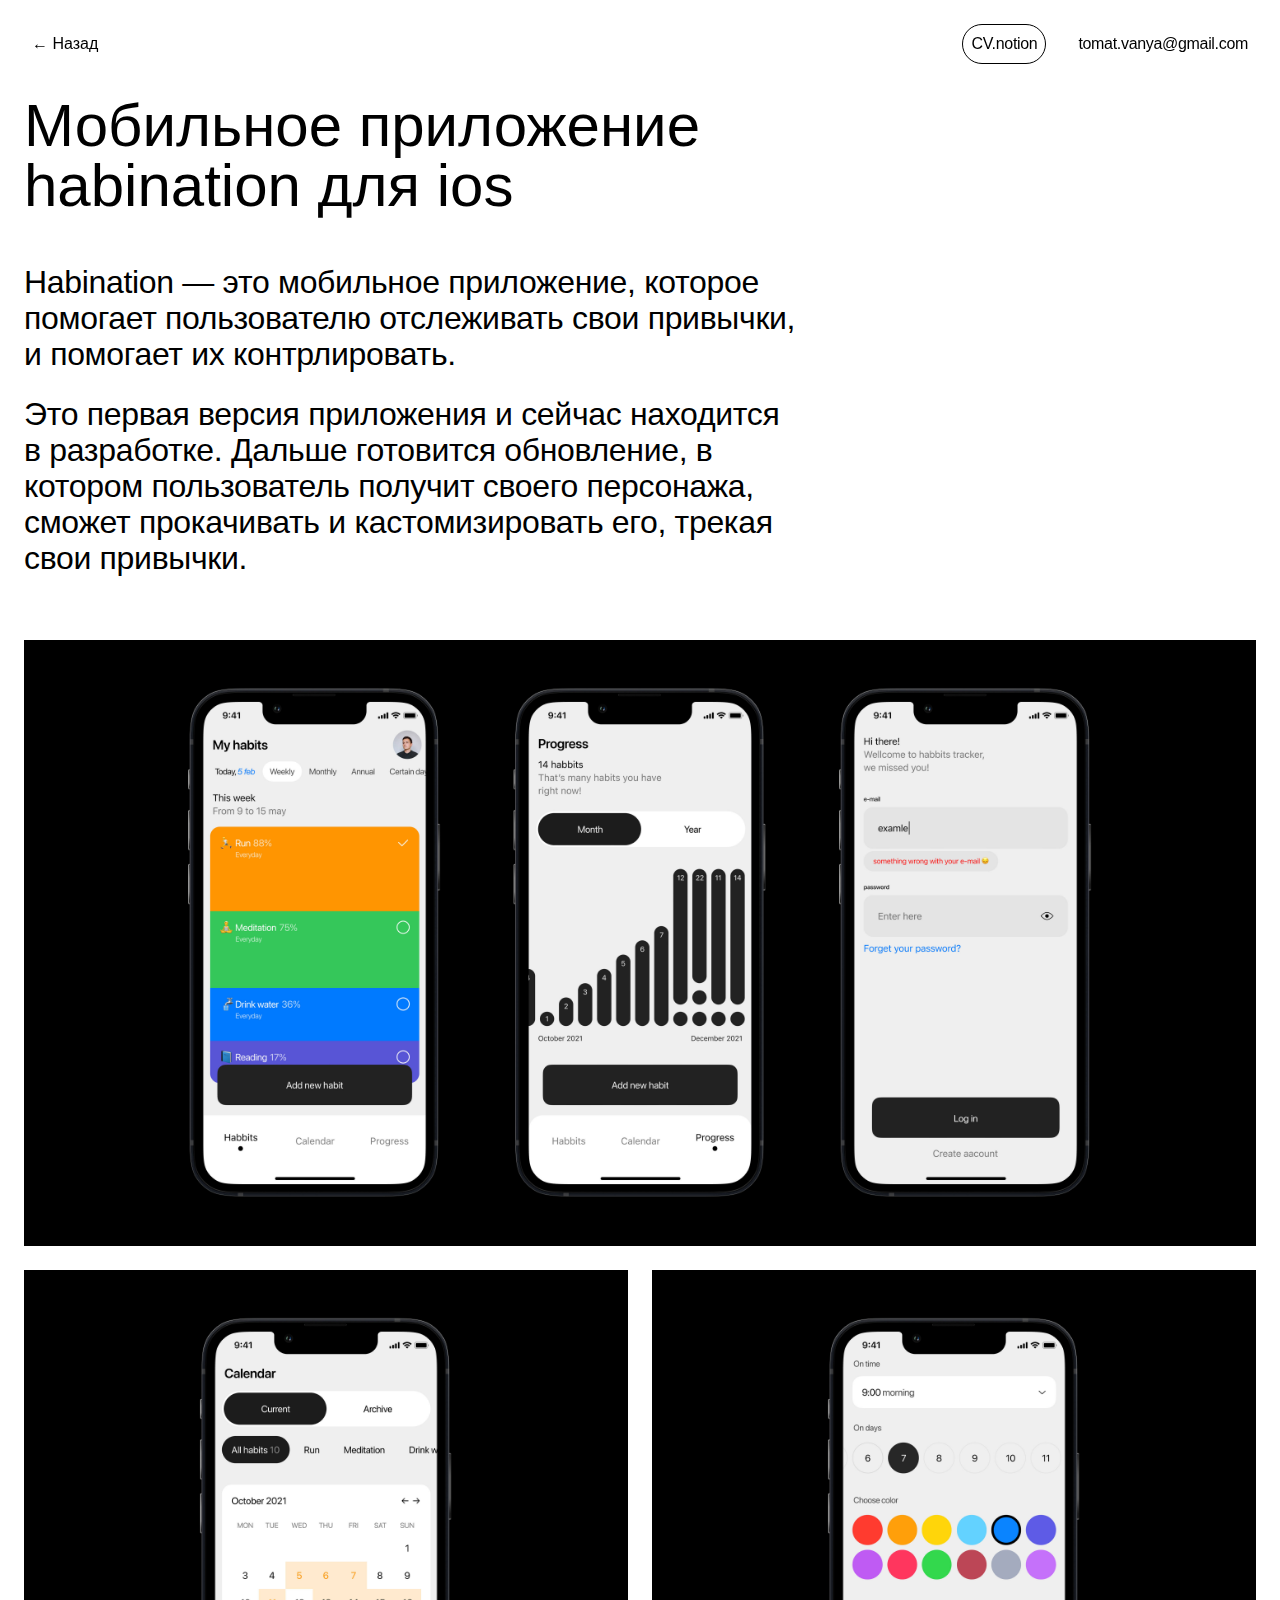
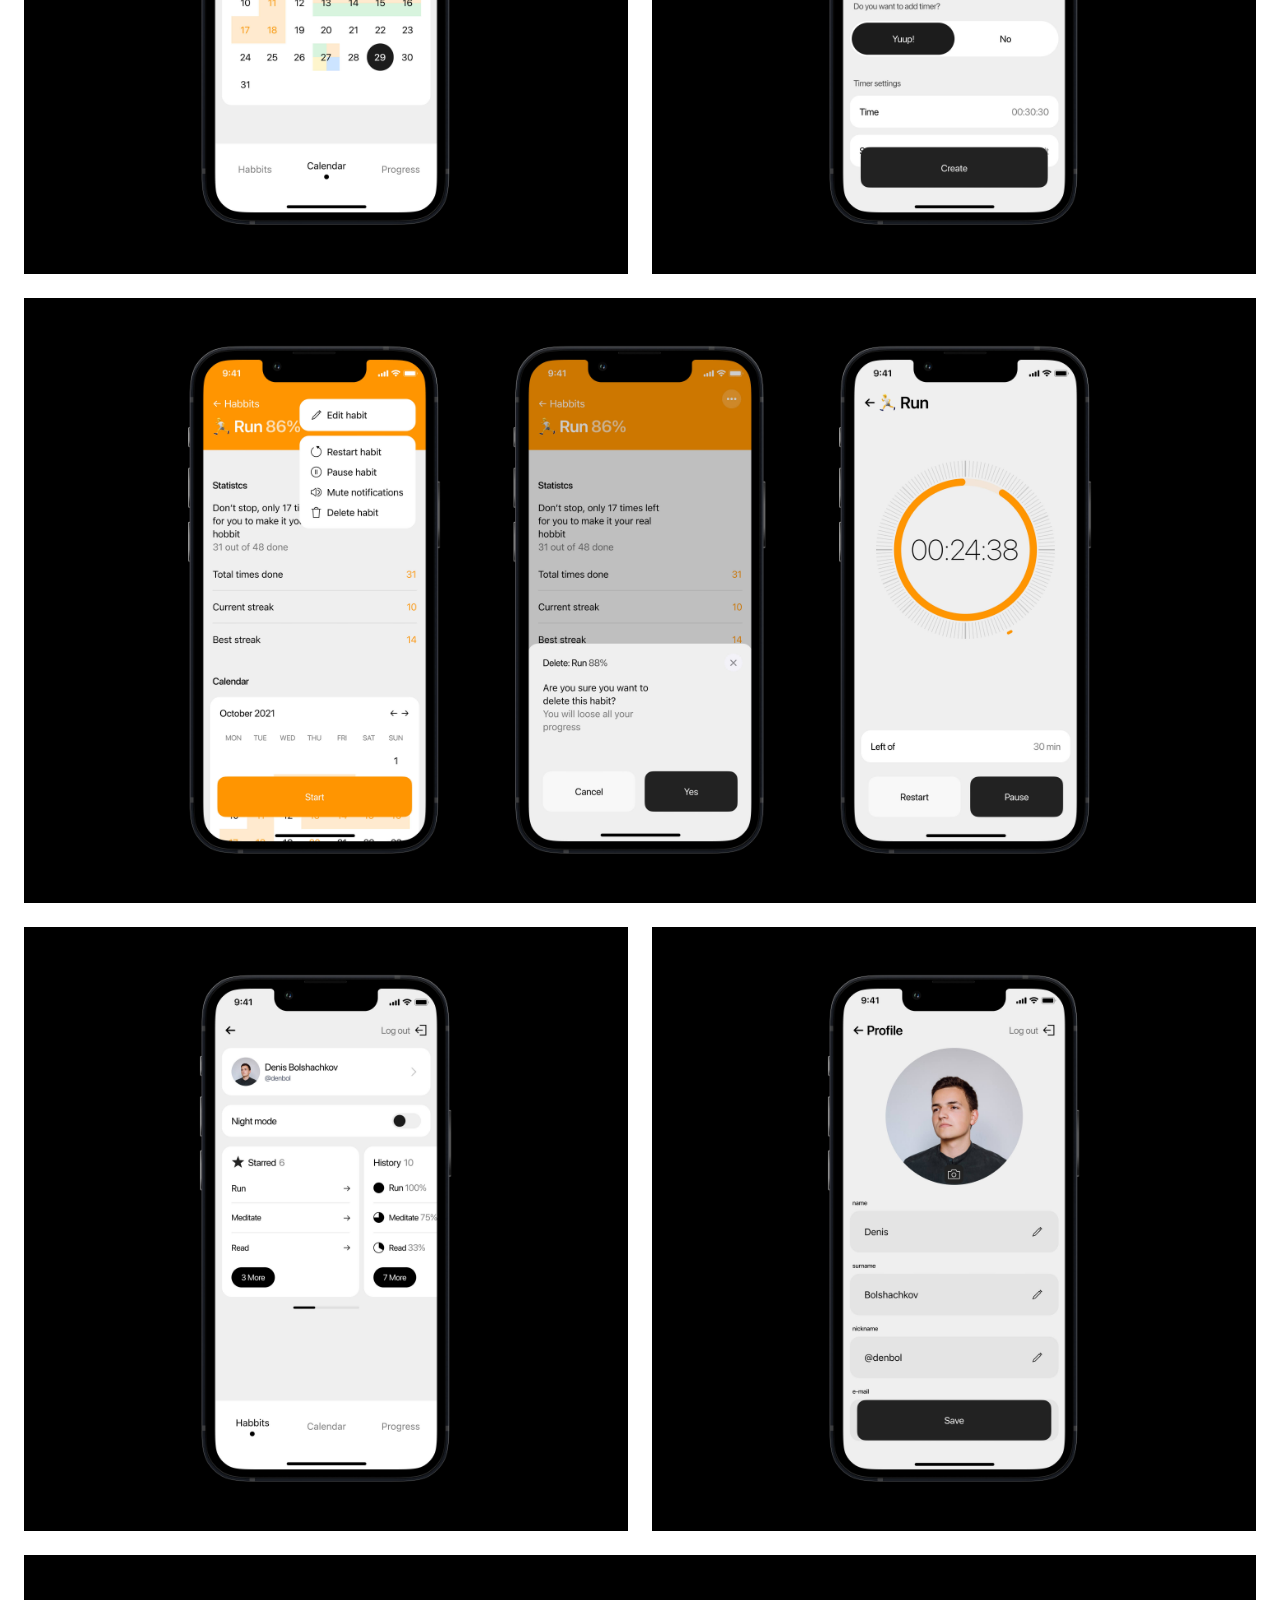
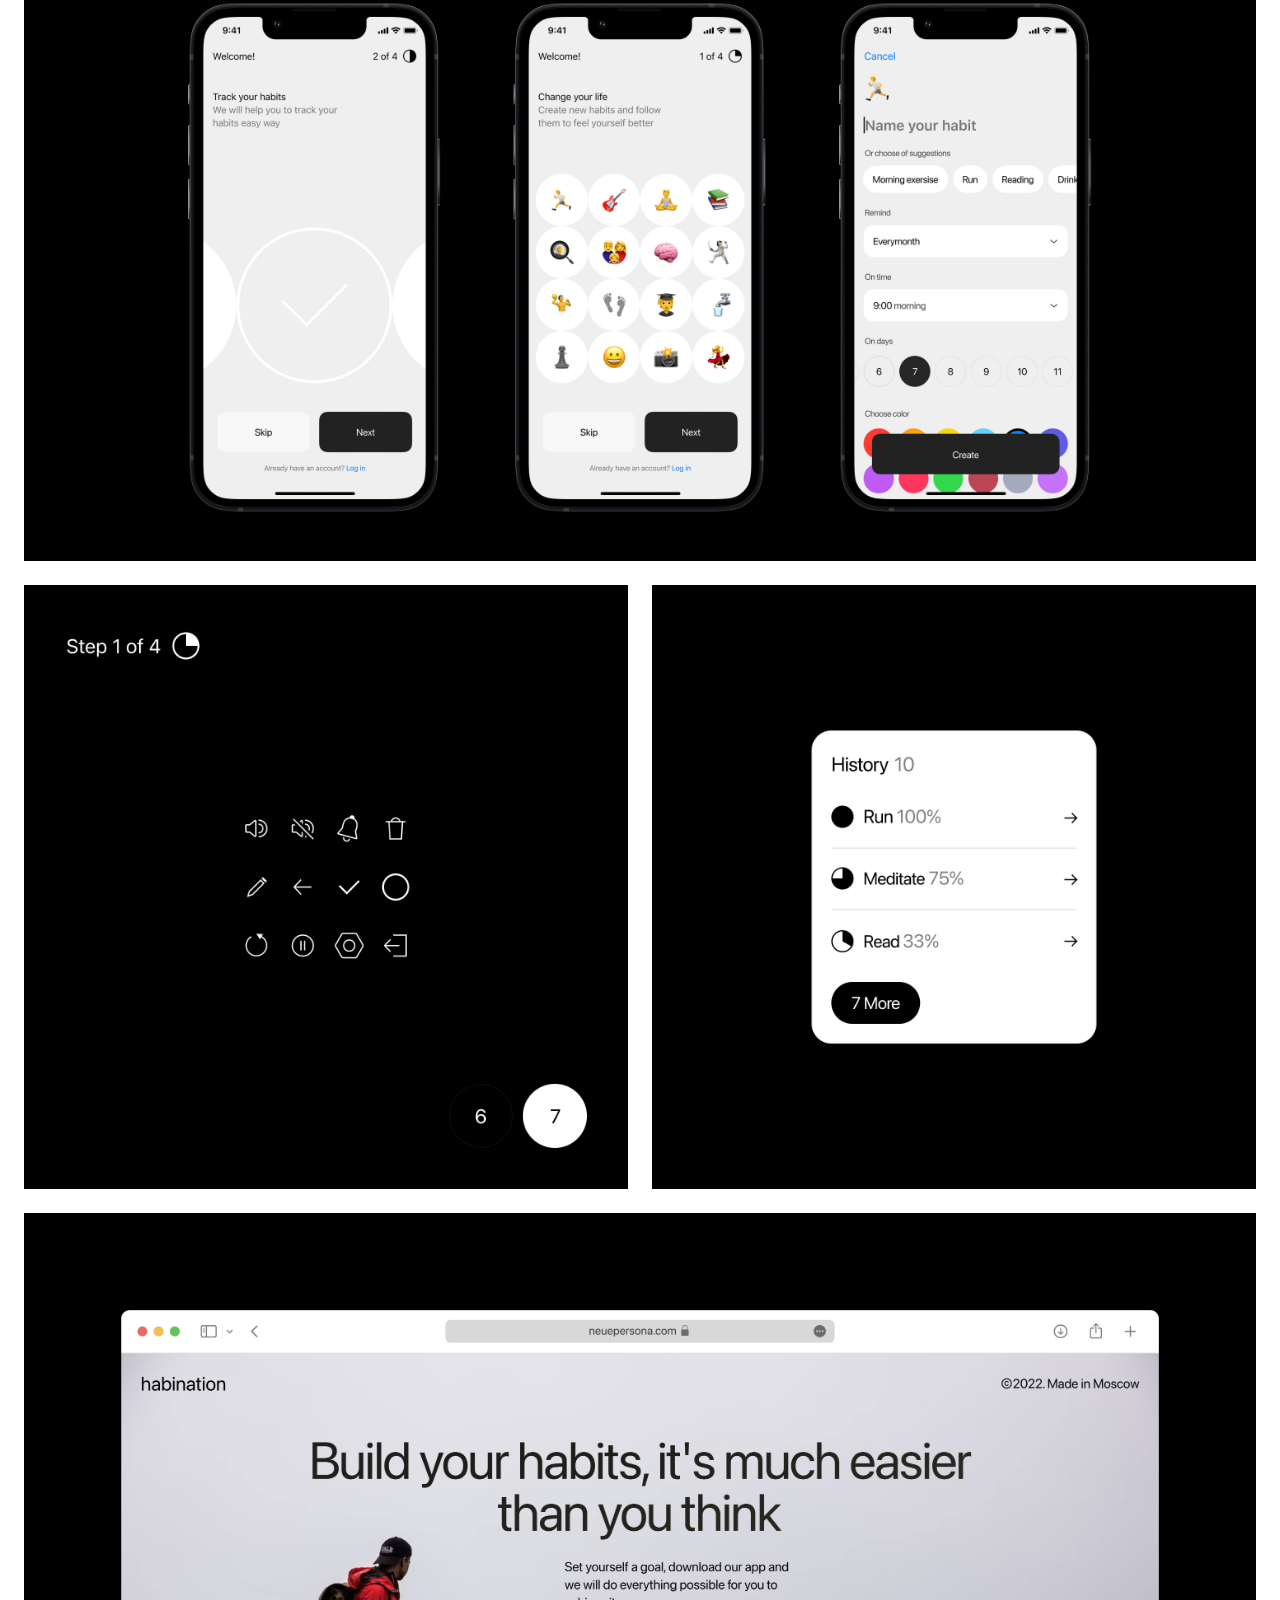
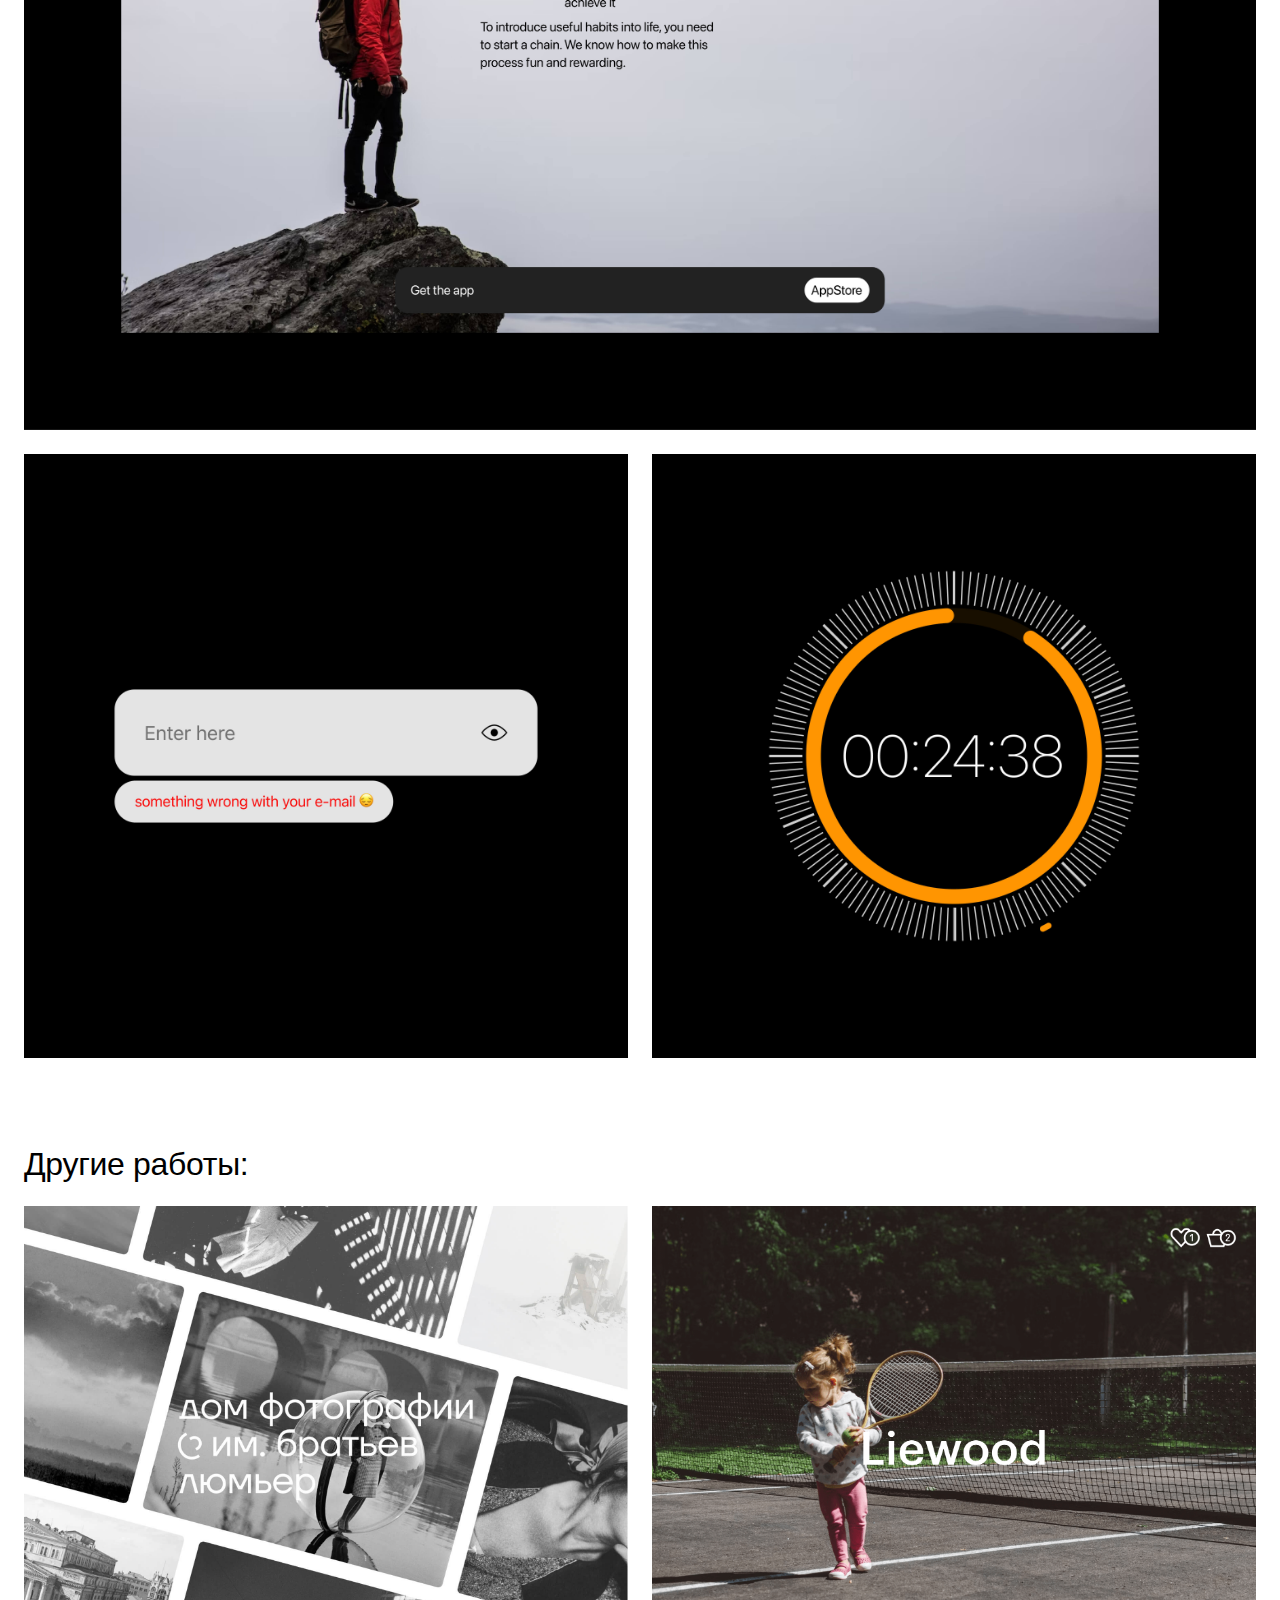
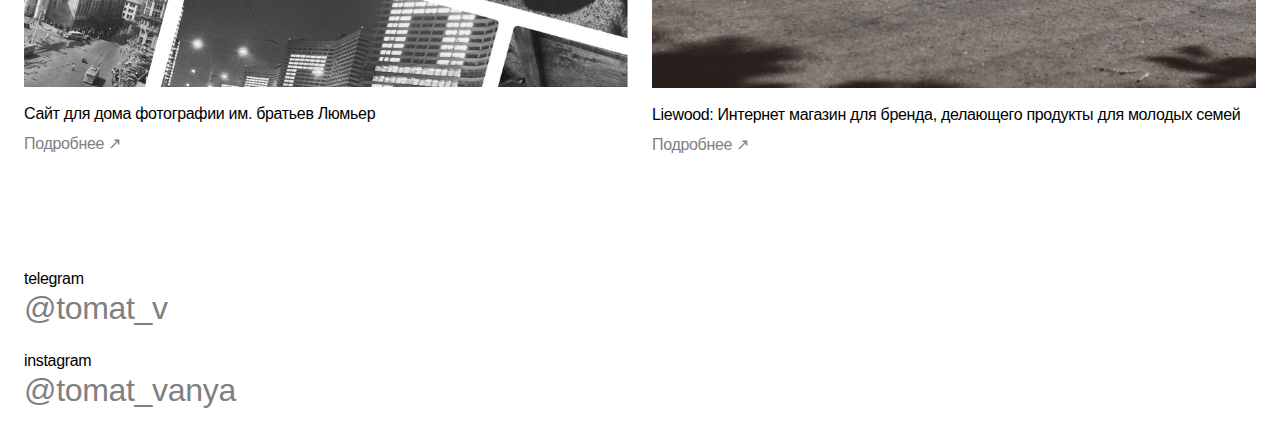
<file: habination.html>
<!DOCTYPE html>
<html lang="ru">
<head>
  <meta charset="UTF-8">
  <meta name="viewport" content="width=device-width, initial-scale=1.0">
  <meta http-equiv="X-UA-Compatible" content="ie=edge">
  <link rel="apple-touch-icon" sizes="180x180" href="favicon_package_v0.16/apple-touch-icon.png">
  <link rel="icon" type="image/png" sizes="32x32" href="favicon_package_v0.16/favicon-32x32.png">
  <link rel="icon" type="image/png" sizes="16x16" href="favicon_package_v0.16/favicon-16x16.png">
  <link rel="manifest" href="favicon_package_v0.16/site.webmanifest">
  <link rel="mask-icon" href="favicon_package_v0.16/safari-pinned-tab.svg" color="#5bbad5">
  <meta name="msapplication-TileColor" content="#da532c">
  <meta name="theme-color" content="#ffffff">
  <link rel="stylesheet" href="style/reset.css">
  <link rel="stylesheet" href="style/case.css">
  <link rel="stylesheet" href="style/style.css">
  <link rel="stylesheet" href="style/hover.css">
  <link rel="stylesheet" href="style/test.css">
  <link href="http://fonts.cdnfonts.com/css/sf-pro-display" rel="stylesheet">
  <title>Habination</title>
  
  <!-- Yandex.Metrika counter -->
<script type="text/javascript" >
   (function(m,e,t,r,i,k,a){m[i]=m[i]||function(){(m[i].a=m[i].a||[]).push(arguments)};
   var z = null;m[i].l=1*new Date();
   for (var j = 0; j < document.scripts.length; j++) {if (document.scripts[j].src === r) { return; }}
   k=e.createElement(t),a=e.getElementsByTagName(t)[0],k.async=1,k.src=r,a.parentNode.insertBefore(k,a)})
   (window, document, "script", "https://mc.yandex.ru/metrika/tag.js", "ym");

   ym(90115595, "init", {
        clickmap:true,
        trackLinks:true,
        accurateTrackBounce:true
   });
</script>
<noscript><div><img src="https://mc.yandex.ru/watch/90115595" style="position:absolute; left:-9999px;" alt="" /></div></noscript>
<!-- /Yandex.Metrika counter -->
</head>
<body>
  <header>
    <div class="conteiner">
      <a href="index.html">← Назад</a>
      <nav class="header-li">
          <a href="https://oneginjpeg.notion.site/CV-c38f1813aa504d37ab695c79331581d2" target="_blank" class="small-p cv-button">CV.notion</a>
        <div class="mail"><a href="mailto:tomat.vanya@gmail.com" class="small-p">tomat.vanya@gmail.com</a></div>
      </nav>
    </div>
  </header>

  <div class="intro case-page">
    <div class="text-block">
      <p class="huge-p">Мобильное приложение habination для ios</p>
      <p class="large-p case-width">Habination — это мобильное приложение, которое помогает пользователю отслеживать свои привычки, и&nbspпомогает их контрлировать.</p>
      <p class="large-p case-width">Это первая версия приложения и сейчас находится в&nbspразработке. Дальше готовится обновление, в котором пользователь получит своего персонажа, сможет прокачивать и кастомизировать его, трекая свои привычки.</p>
    </div>
  </div>

  <div class="works-overlay">
    <div class="case-grid">

      <div class="case-image-block case-grid-1-image-column">
        <img src="habination/1.jpg" alt="" class="gallery-image">
      </div>

      <div class="case-image-block case-grid-2-images-column-left">
        <img src="habination/2.jpg" alt="" class="gallery-image">
      </div>

      <div class="case-image-block case-grid-2-images-column-right">
        <img src="habination/3.jpg" alt="" class="gallery-image">
      </div>

      <div class="case-image-block case-grid-1-image-column">
        <img src="habination/4.jpg" alt="" class="gallery-image">
      </div>

      <div class="case-image-block case-grid-2-images-column-left">
        <img src="habination/5.jpg" alt="" class="gallery-image">
      </div>

      <div class="case-image-block case-grid-2-images-column-right">
        <img src="habination/6.jpg" alt="" class="gallery-image">
      </div>

      <div class="case-image-block case-grid-1-image-column">
        <img src="habination/9.jpg" alt="" class="gallery-image">
      </div>

      <div class="case-image-block case-grid-2-images-column-left">
        <img src="habination/7.jpg" alt="" class="gallery-image">
      </div>

      <div class="case-image-block case-grid-2-images-column-right">
        <img src="habination/8.jpg" alt="" class="gallery-image">
      </div>

      <div class="case-image-block case-grid-1-image-column">
        <img src="habination/12.jpg" alt="" class="gallery-image">
      </div>

      <div class="case-image-block case-grid-2-images-column-left">
        <img src="habination/10.jpg" alt="" class="gallery-image">
      </div>

      <div class="case-image-block case-grid-2-images-column-right">
        <img src="habination/11.jpg" alt="" class="gallery-image">
      </div>

    </div>

    <div class="works-overlay margin-top-64">
      <p class="large-p">Другие работы:</p>
      <div class="secondary-works-grid">
        <a href="lumiere.html" class="secondary-works-grid-2-columns-left">
          <div class="case-s-cover-image">
            <div class="case-cover-image-corner-top"></div>
            <div class="case-cover-image-corner-bottom"></div>
            <div class="case-cover-image-edge-left"></div>
            <div class="case-cover-image-edge-bottom"></div>
            <img src="covers/1-1920@2x.jpg" alt="">
          </div>
          <div class="case-content-info-s">
            <p class="small-p margin-bottom-8">Сайт для дома фотографии им. братьев Люмьер</p>
            <p class="small-p text-gray">Подробнее ↗</p>
          </div>
        </a>

        <a href="liwood.html" class="secondary-works-grid-2-columns-right">
          <div class="case-s-cover-image">
            <div class="case-cover-image-corner-top"></div>
            <div class="case-cover-image-corner-bottom"></div>
            <div class="case-cover-image-edge-left"></div>
            <div class="case-cover-image-edge-bottom"></div>
            <img src="covers/3-1920@2x.jpg" alt="">
          </div>
          <div class="case-content-info-s">
            <p class="small-p margin-bottom-8">Liewood: Интернет магазин для бренда, делающего продукты для молодых семей </p>
            <p class="small-p text-gray">Подробнее ↗</p>
          </div>
        </a>
      </div>
    </div>
  </div>
  <footer>
    <div class="text-block">
        <div class="link-to-social">
          <p class="small-p">telegram</p>
          <p class="large-p"><a href="https://t.me/tomat_v" target="_blank" class="text-gray">@tomat_v</a></p>
        </div>
        <div class="link-to-social">
          <p class="small-p">instagram</p>
          <p class="large-p"><a href="https://www.instagram.com/tomat.vanya/" class="text-gray">@tomat_vanya</a></p>
        </div>
      </div>
  </footer>
</body>
</html>
</file>
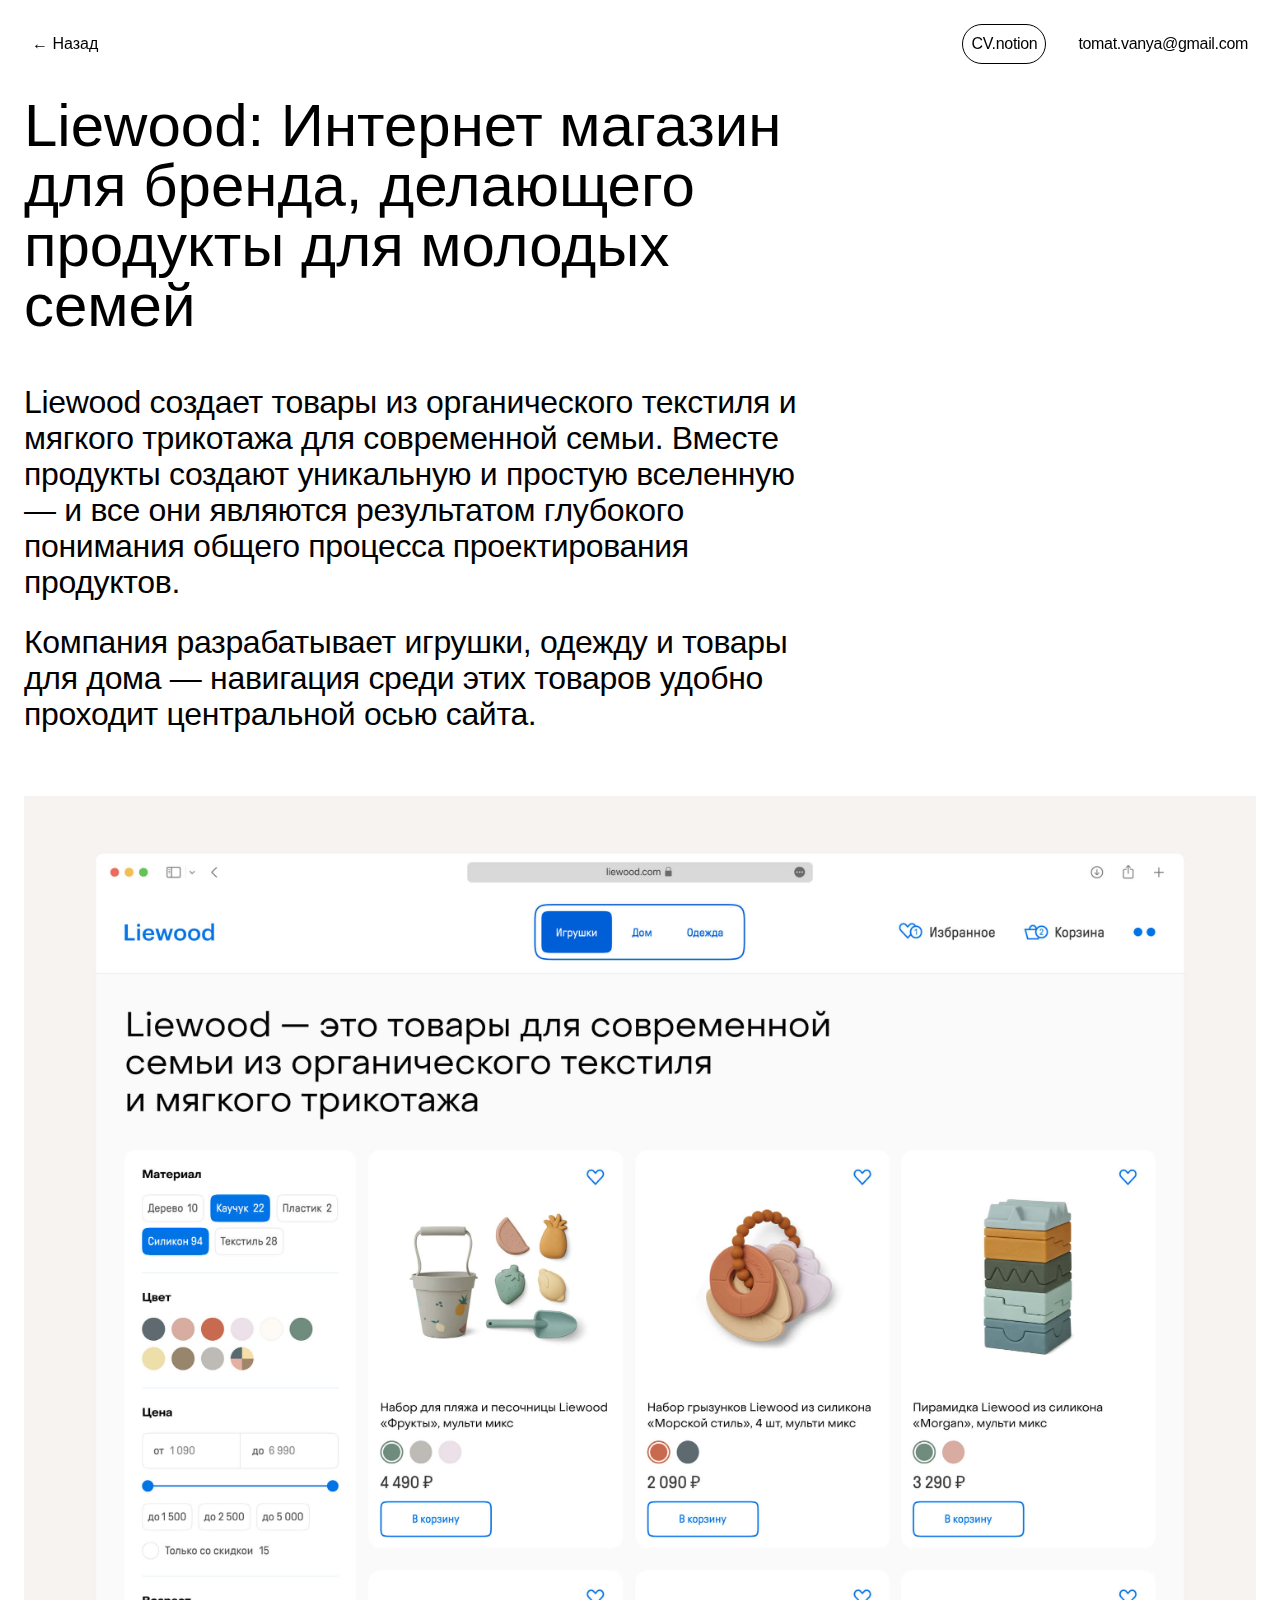
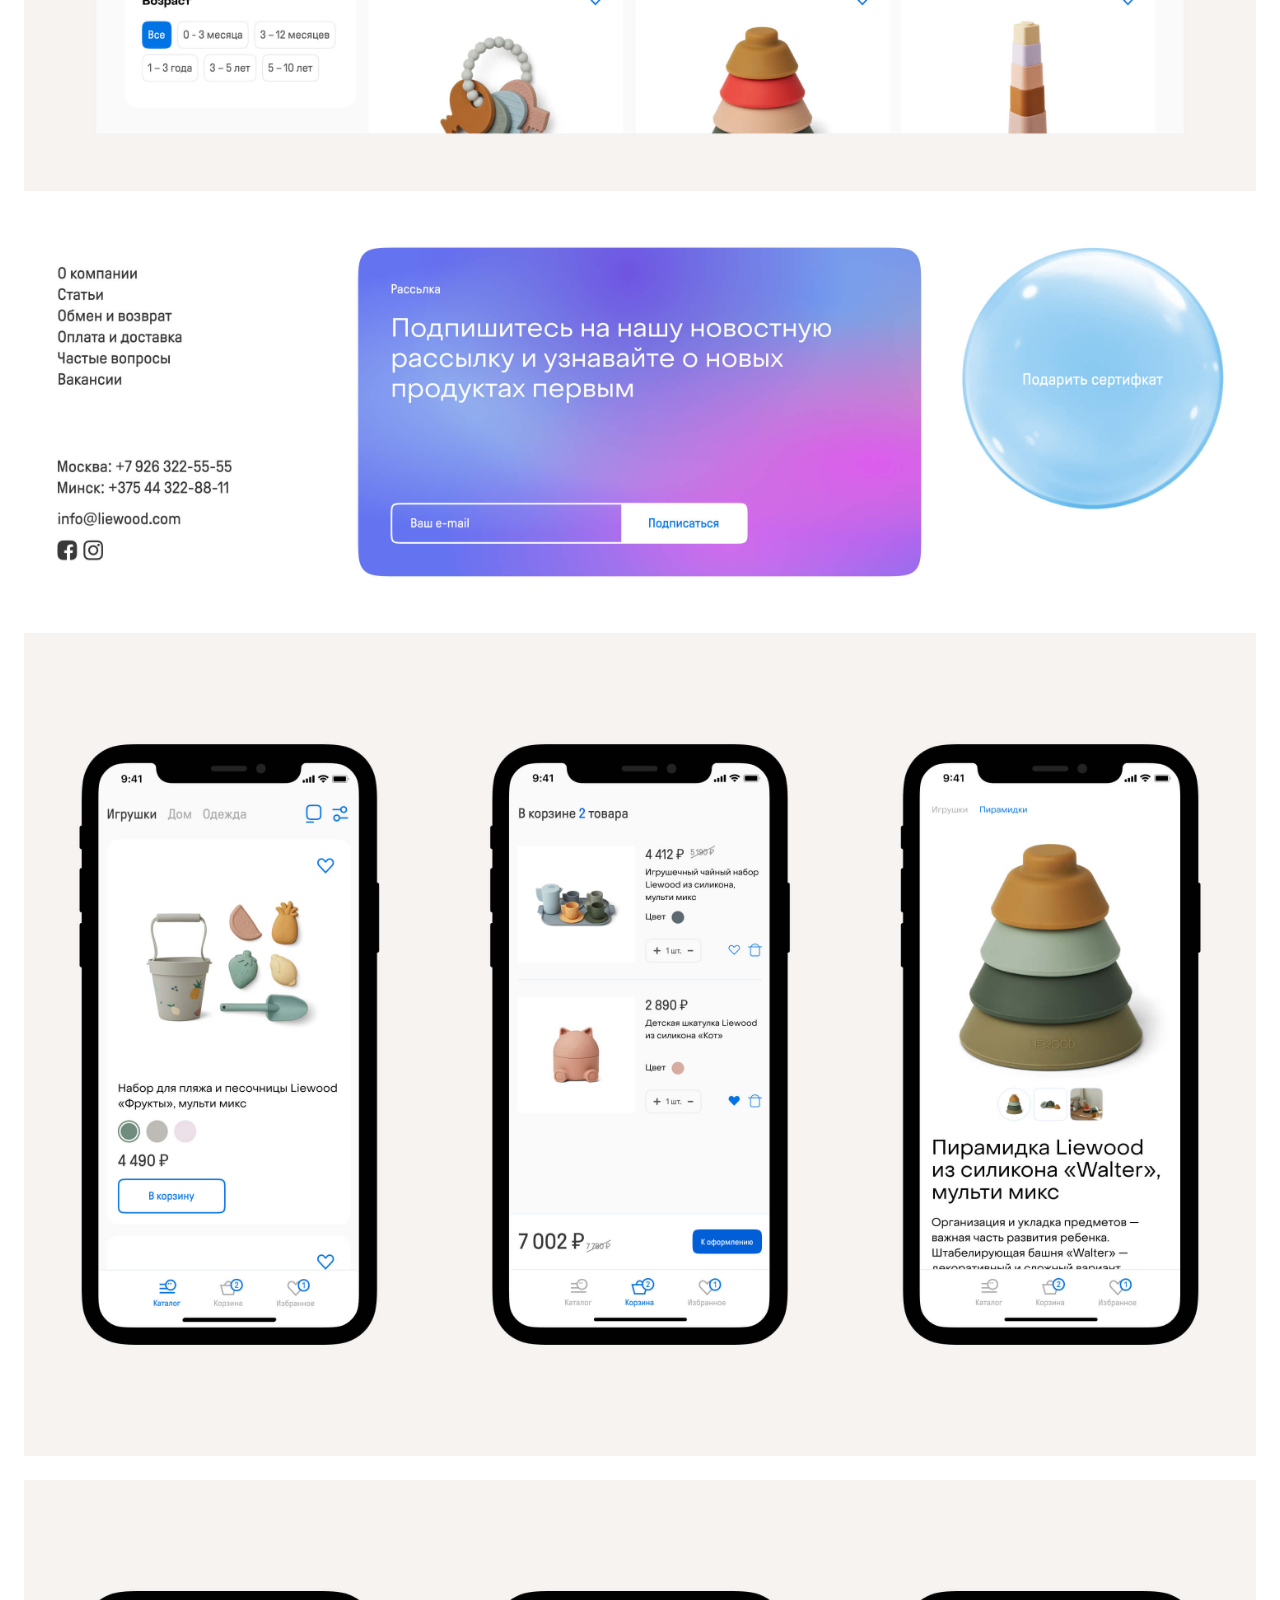
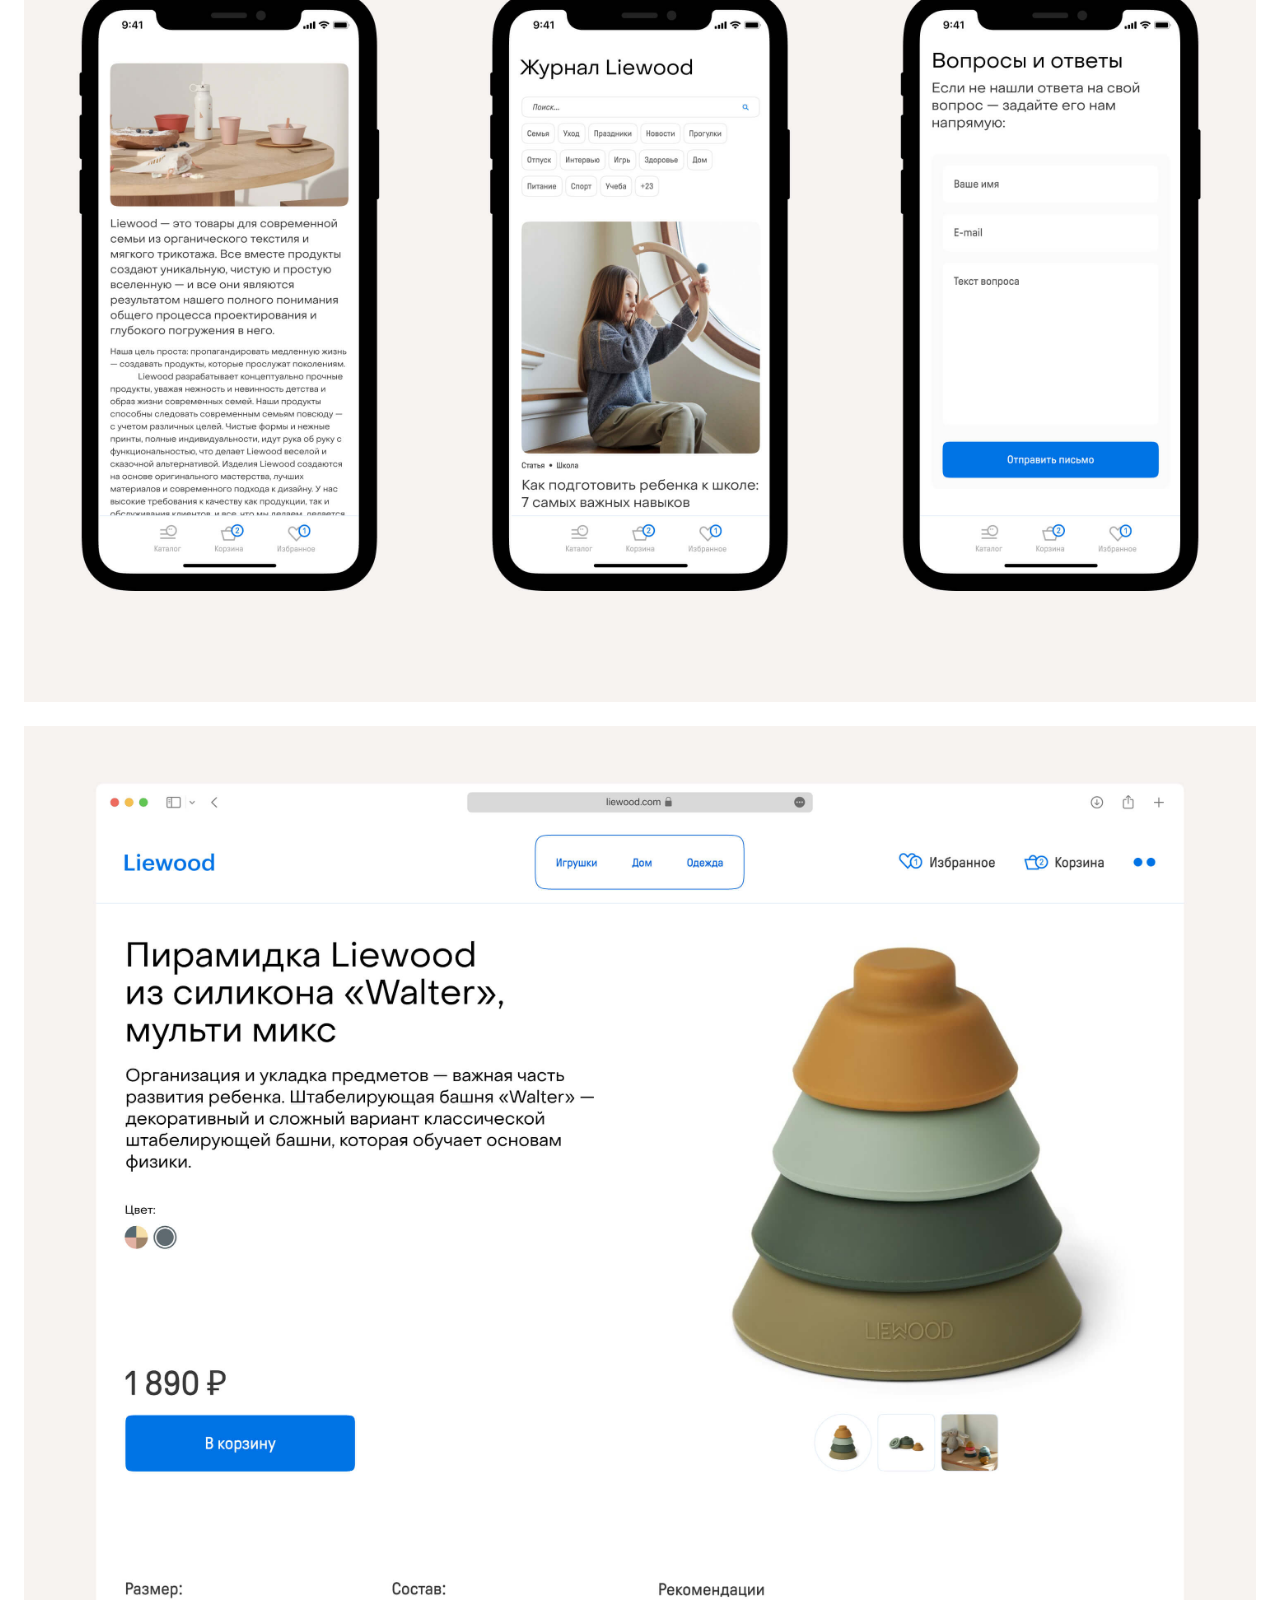
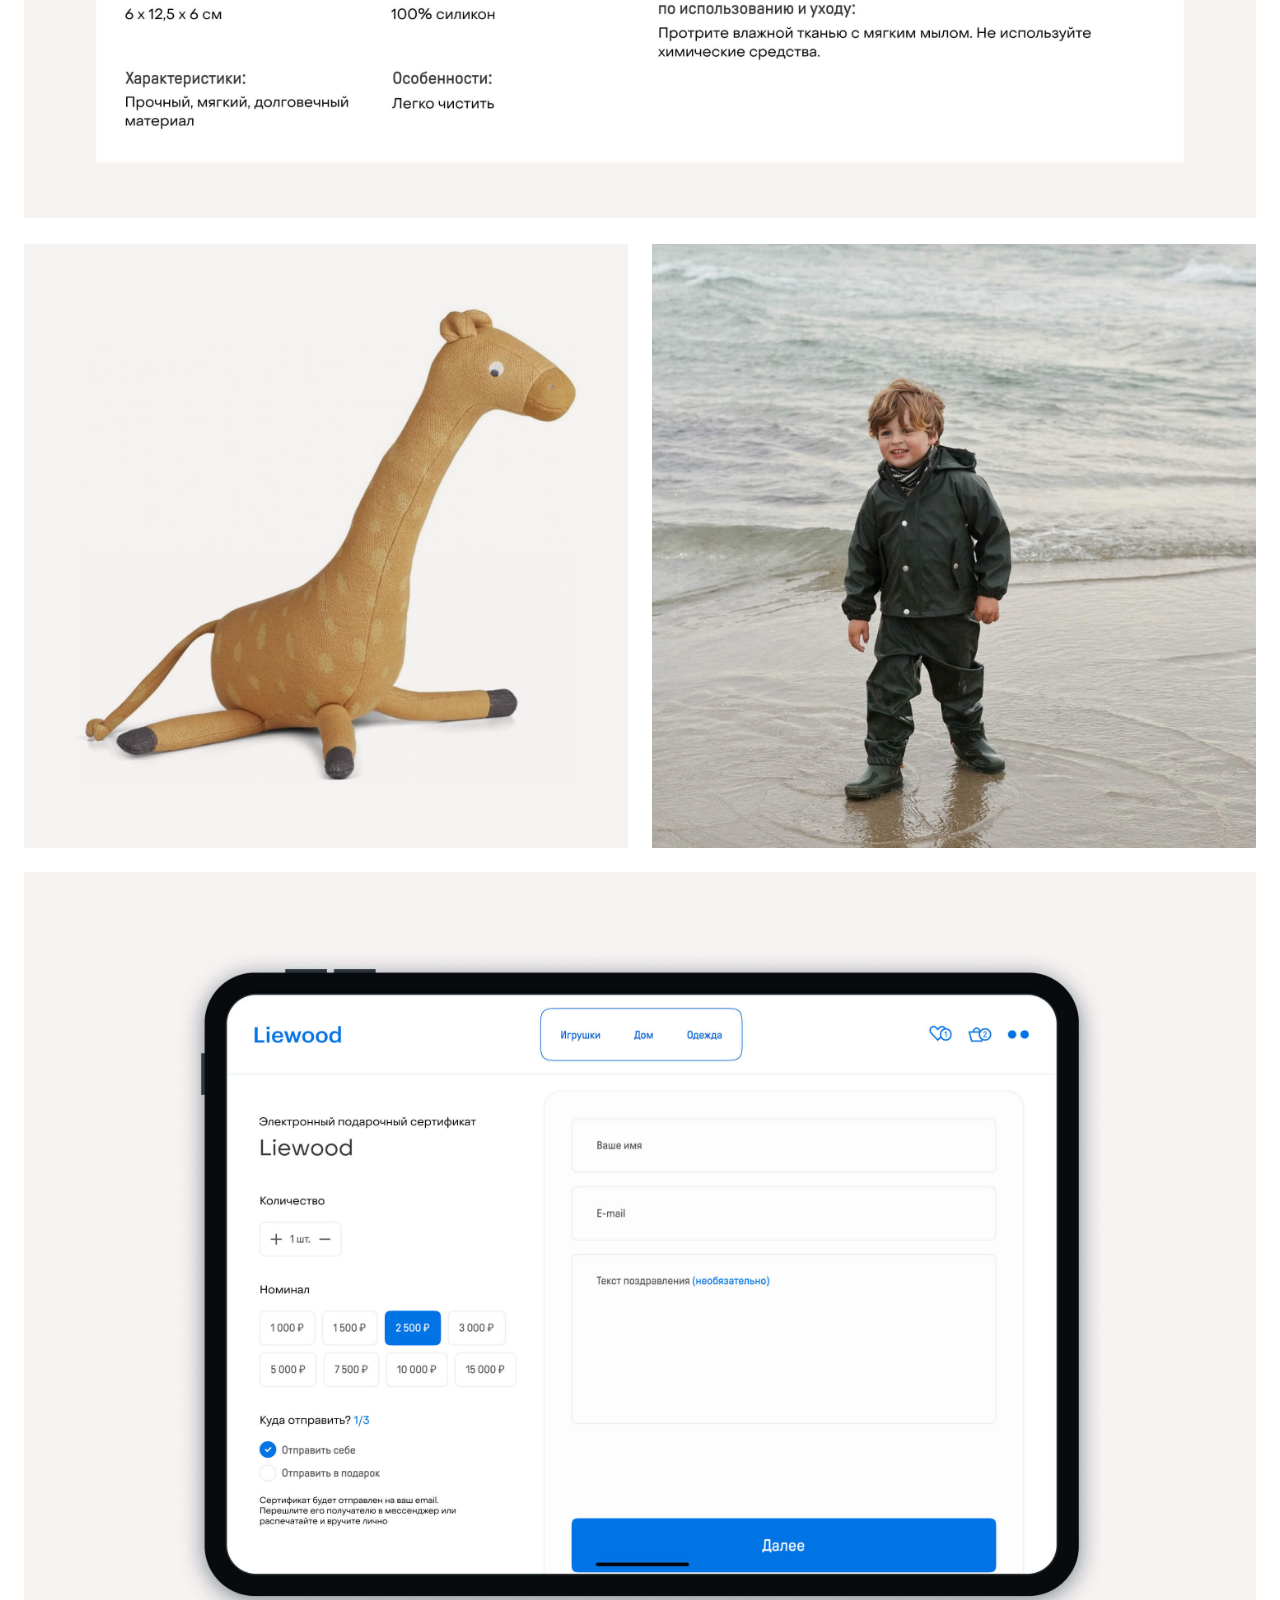
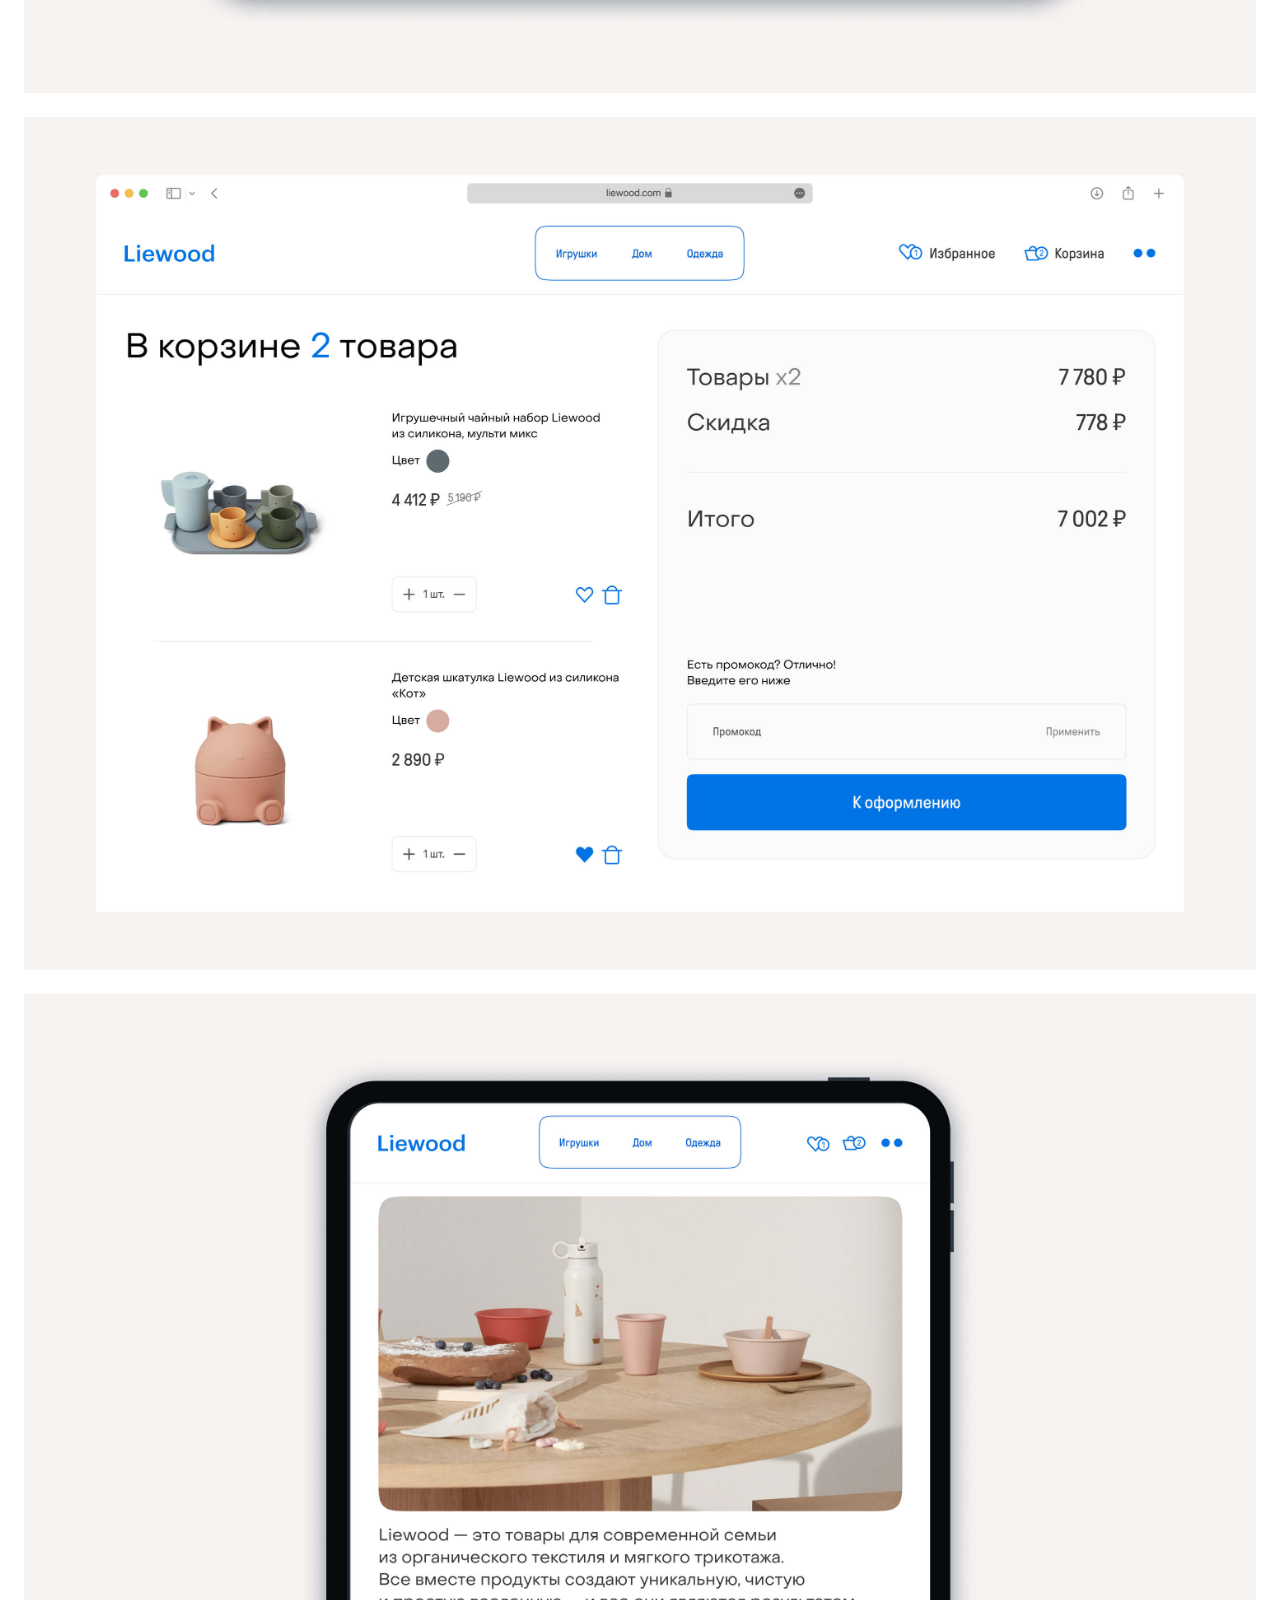
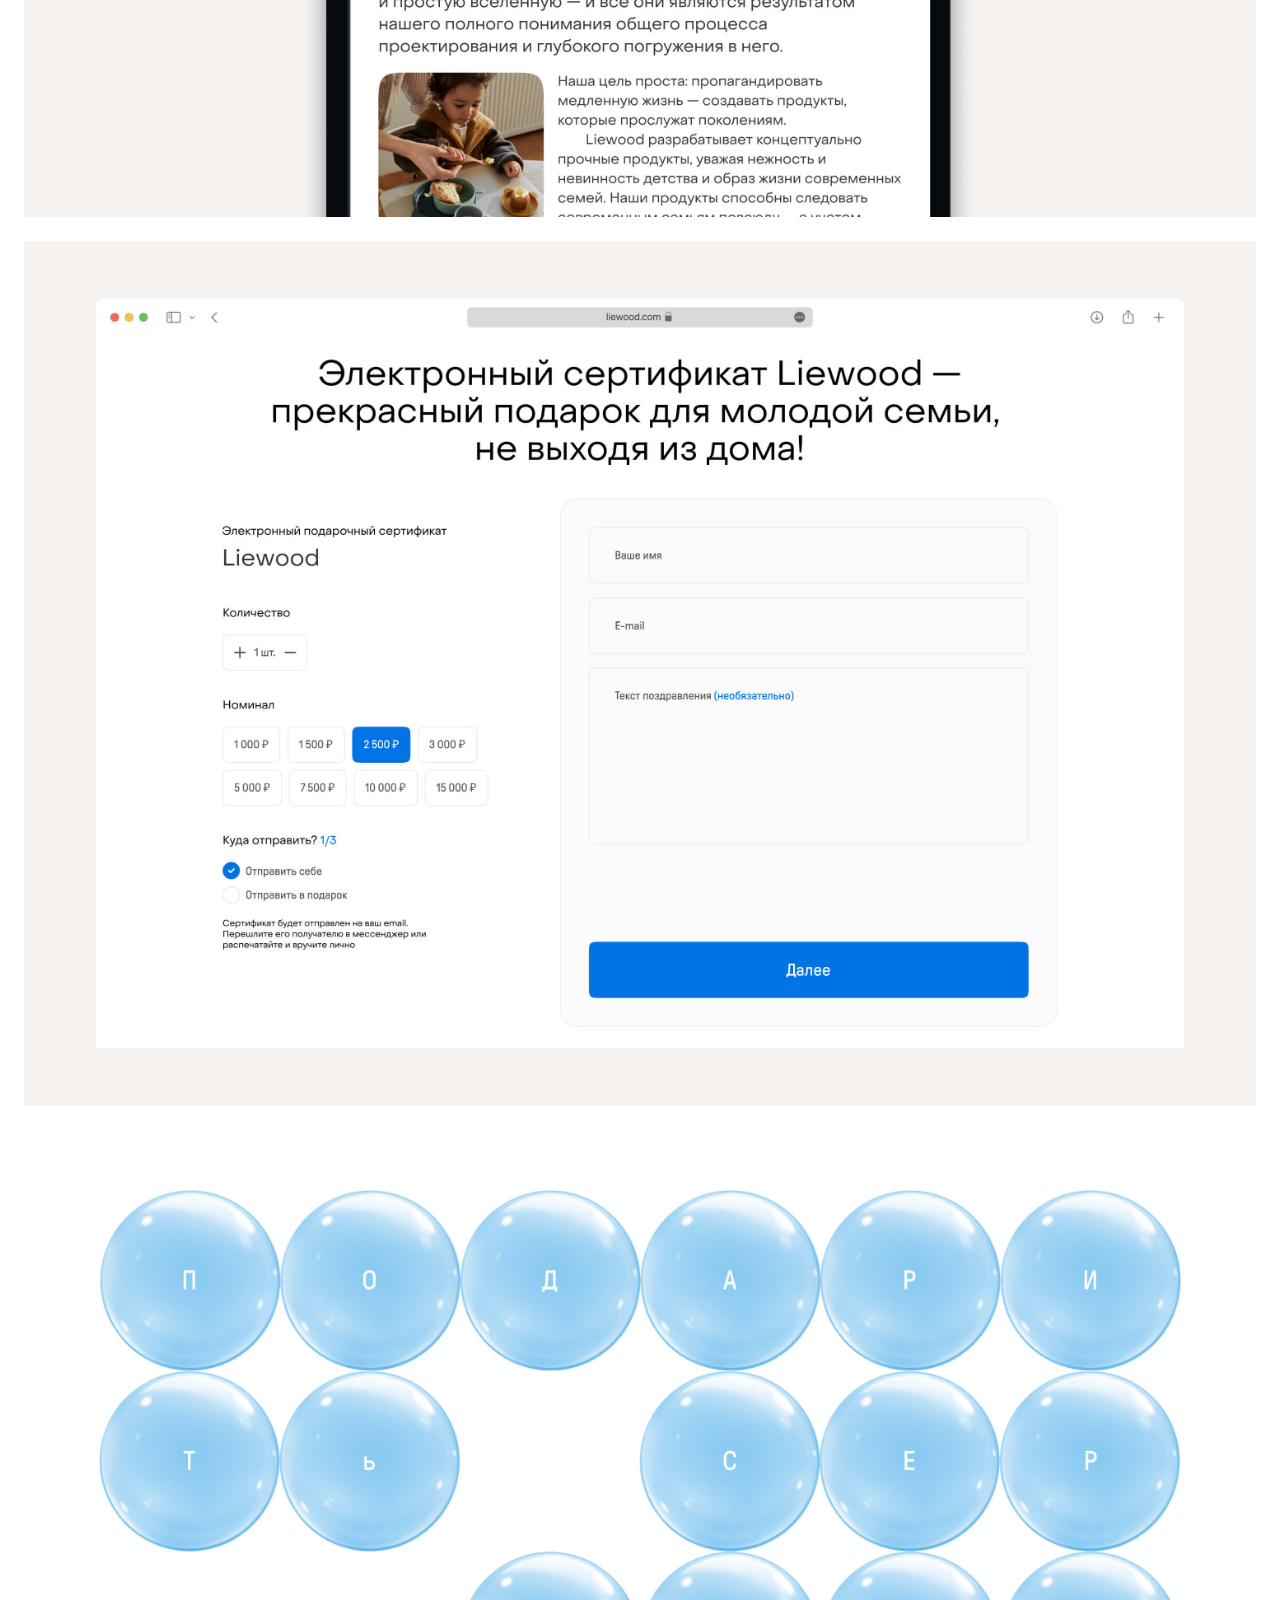
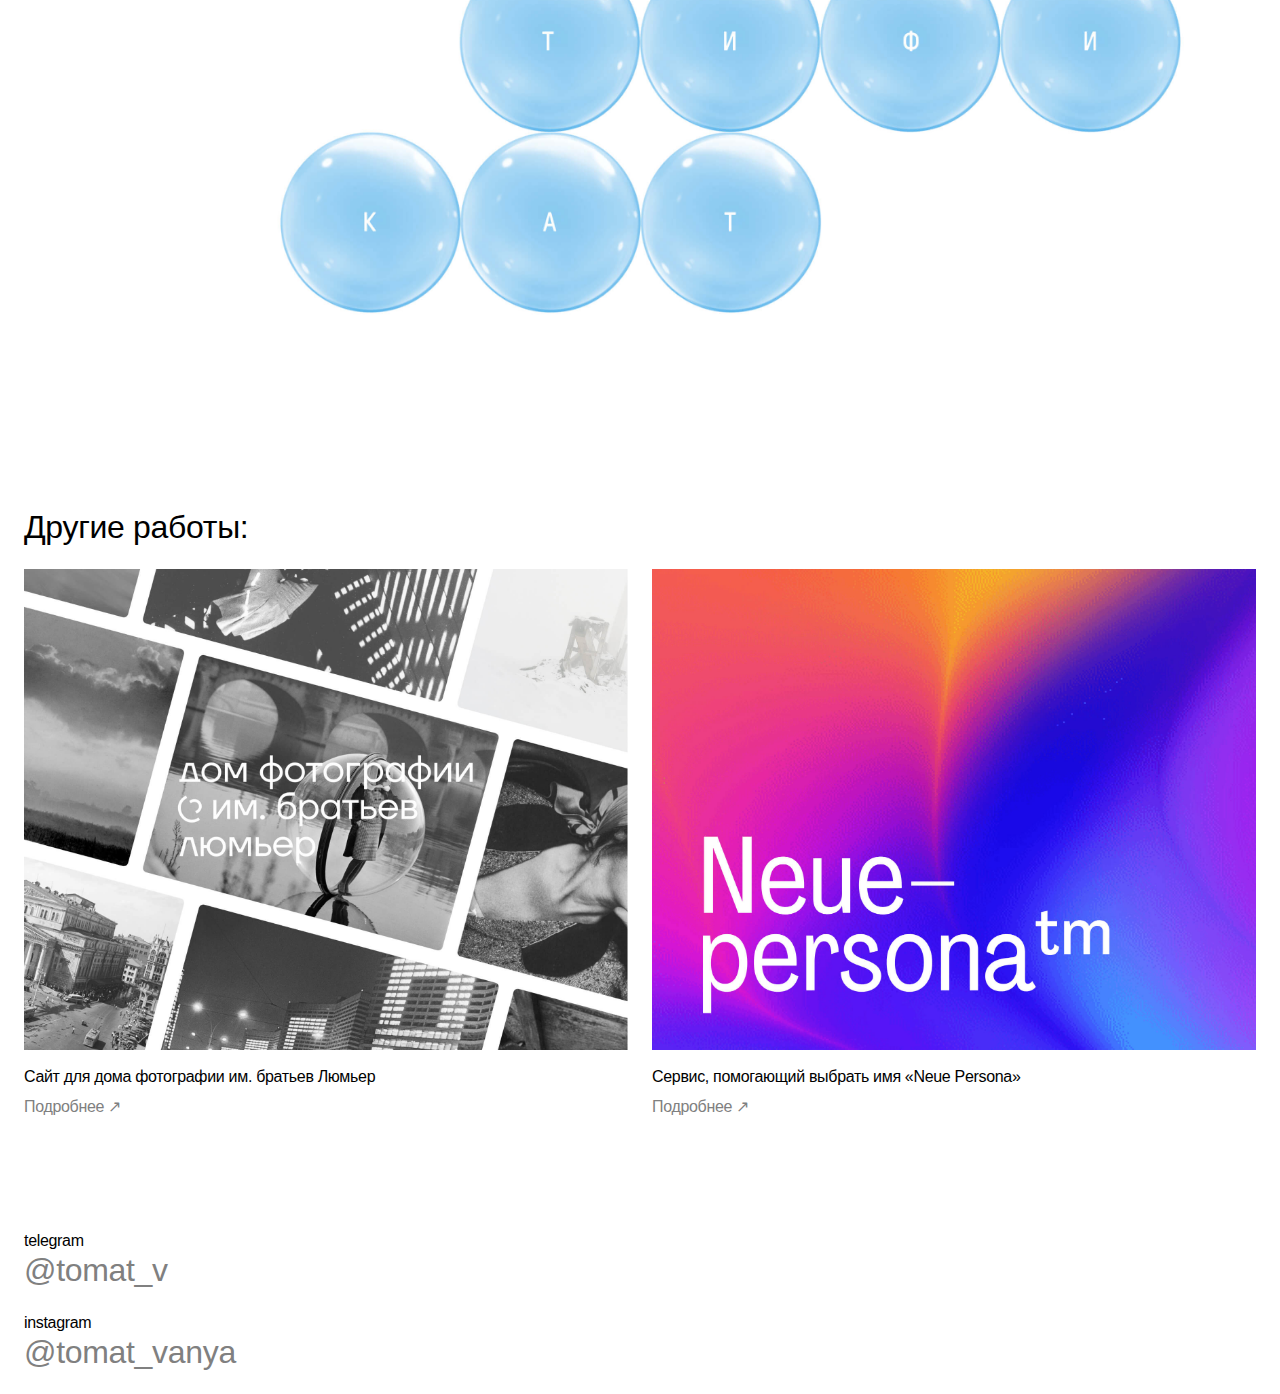
<file: liwood.html>
<!DOCTYPE html>
<html lang="ru">
<head>
  <meta charset="UTF-8">
  <meta name="viewport" content="width=device-width, initial-scale=1.0">
  <meta http-equiv="X-UA-Compatible" content="ie=edge">
  <link rel="apple-touch-icon" sizes="180x180" href="favicon_package_v0.16/apple-touch-icon.png">
  <link rel="icon" type="image/png" sizes="32x32" href="favicon_package_v0.16/favicon-32x32.png">
  <link rel="icon" type="image/png" sizes="16x16" href="favicon_package_v0.16/favicon-16x16.png">
  <link rel="manifest" href="favicon_package_v0.16/site.webmanifest">
  <link rel="mask-icon" href="favicon_package_v0.16/safari-pinned-tab.svg" color="#5bbad5">
  <meta name="msapplication-TileColor" content="#da532c">
  <meta name="theme-color" content="#ffffff">
  <link rel="stylesheet" href="style/reset.css">
  <link rel="stylesheet" href="style/style.css">
  <link rel="stylesheet" href="style/case.css">
  <link rel="stylesheet" href="style/test.css">
  <link rel="stylesheet" href="style/hover.css">
  <link href="http://fonts.cdnfonts.com/css/sf-pro-display" rel="stylesheet">
  <title>Liewood</title>
  
  <!-- Yandex.Metrika counter -->
<script type="text/javascript" >
   (function(m,e,t,r,i,k,a){m[i]=m[i]||function(){(m[i].a=m[i].a||[]).push(arguments)};
   var z = null;m[i].l=1*new Date();
   for (var j = 0; j < document.scripts.length; j++) {if (document.scripts[j].src === r) { return; }}
   k=e.createElement(t),a=e.getElementsByTagName(t)[0],k.async=1,k.src=r,a.parentNode.insertBefore(k,a)})
   (window, document, "script", "https://mc.yandex.ru/metrika/tag.js", "ym");

   ym(90115595, "init", {
        clickmap:true,
        trackLinks:true,
        accurateTrackBounce:true
   });
</script>
<noscript><div><img src="https://mc.yandex.ru/watch/90115595" style="position:absolute; left:-9999px;" alt="" /></div></noscript>
<!-- /Yandex.Metrika counter -->
</head>
<body>
  <header>
    <div class="conteiner">
      <a href="index.html">← Назад</a>
      <nav class="header-li">
          <a href="https://oneginjpeg.notion.site/CV-c38f1813aa504d37ab695c79331581d2" target="_blank" class="small-p cv-button">CV.notion</a>
        <div class="mail"><a href="mailto:tomat.vanya@gmail.com" class="small-p">tomat.vanya@gmail.com</a></div>
      </nav>
    </div>
  </header>

  <div class="intro case-page">
    <div class="text-block">
      <p class="huge-p">
        Liewood: Интернет магазин для бренда,
        делающего продукты для молодых семей
      </p>
      <p class="large-p case-width">
        Liewood создает товары из органического
        текстиля и мягкого трикотажа для современной
        семьи. Вместе продукты создают уникальную и
        простую вселенную — и все они являются результатом
        глубокого понимания общего процесса проектирования
        продуктов.
      </p>
      <p class="large-p case-width">
        Компания разрабатывает игрушки, одежду и товары для
        дома — навигация среди этих товаров удобно проходит
        центральной осью сайта.</p>
    </div>
  </div>

  <div class="works-overlay">
    <div class="case-grid">

      <div class="case-image-block case-grid-1-image-column">
        <img src="liewood/1-1920@2x.jpg" alt="" class="gallery-image">
      </div>

      <div class="case-image-block case-grid-1-image-column">
        <img src="liewood/2-1920@2x.jpg" alt="" class="gallery-image">
      </div>

      <div class="case-image-block case-grid-1-image-column">
        <img src="liewood/3-1920@2x.jpg" alt="" class="gallery-image">
      </div>

      <div class="case-image-block case-grid-1-image-column">
        <img src="liewood/4-1920@2x.jpg" alt="" class="gallery-image">
      </div>

      <div class="case-image-block case-grid-1-image-column">
        <img src="liewood/5-1920@2x.jpg" alt="" class="gallery-image">
      </div>

      <div class="case-image-block case-grid-2-images-column-left">
        <img src="liewood/6-1920@2x.jpg" alt="" class="gallery-image">
      </div>

      <div class="case-image-block case-grid-2-images-column-right">
        <img src="liewood/7-1920@2x.jpg" alt="" class="gallery-image">
      </div>

      <div class="case-image-block case-grid-1-image-column">
        <img src="liewood/8-1920@2x.jpg" alt="" class="gallery-image">
      </div>

      <div class="case-image-block case-grid-1-image-column">
        <img src="liewood/9-1920@2x.jpg" alt="" class="gallery-image">
      </div>

      <div class="case-image-block case-grid-1-image-column">
        <img src="liewood/10-1920@2x.jpg" alt="" class="gallery-image">
      </div>

      <div class="case-image-block case-grid-1-image-column">
        <img src="liewood/11-1920@2x.jpg" alt="" class="gallery-image">
      </div>

      <div class="case-image-block case-grid-1-image-column">
        <img src="liewood/12-1920@2x.jpg" alt="" class="gallery-image">
      </div>

    </div>
  </div>

  <div class="works-overlay margin-top-64">
    <p class="large-p">Другие работы:</p>
    <div class="secondary-works-grid">
      <a href="lumiere.html" class="secondary-works-grid-2-columns-left">
        <div class="case-s-cover-image">
          <div class="case-cover-image-corner-top"></div>
          <div class="case-cover-image-corner-bottom"></div>
          <div class="case-cover-image-edge-left"></div>
          <div class="case-cover-image-edge-bottom"></div>
          <img src="covers/1-1920@2x.jpg" alt="">
        </div>
        <div class="case-content-info-s">
          <p class="small-p margin-bottom-8">Сайт для дома фотографии им. братьев Люмьер</p>
          <p class="small-p text-gray">Подробнее ↗</p>
        </div>
      </a>

      <a href="persona.html" class="secondary-works-grid-2-columns-right">
        <div class="case-s-cover-image">
          <div class="case-cover-image-corner-top"></div>
          <div class="case-cover-image-corner-bottom"></div>
          <div class="case-cover-image-edge-left"></div>
          <div class="case-cover-image-edge-bottom"></div>
          <img src="covers/4.jpg" alt="">
        </div>
        <div class="case-content-info-s">
          <p class="small-p margin-bottom-8">Сервис, помогающий выбрать имя «Neue Persona»</p>
          <p class="small-p text-gray">Подробнее ↗</p>
        </div>
      </a>
    </div>
  </div>
  <footer>
    <div class="text-block">
        <div class="link-to-social">
          <p class="small-p">telegram</p>
          <p class="large-p"><a href="https://t.me/tomat_v" target="_blank" class="text-gray">@tomat_v</a></p>
        </div>
        <div class="link-to-social">
          <p class="small-p">instagram</p>
          <p class="large-p"><a href="https://www.instagram.com/tomat.vanya/" target="_blank" class="text-gray">@tomat_vanya</a></p>
        </div>
      </div>
  </footer>
</body>
</html>
</file>
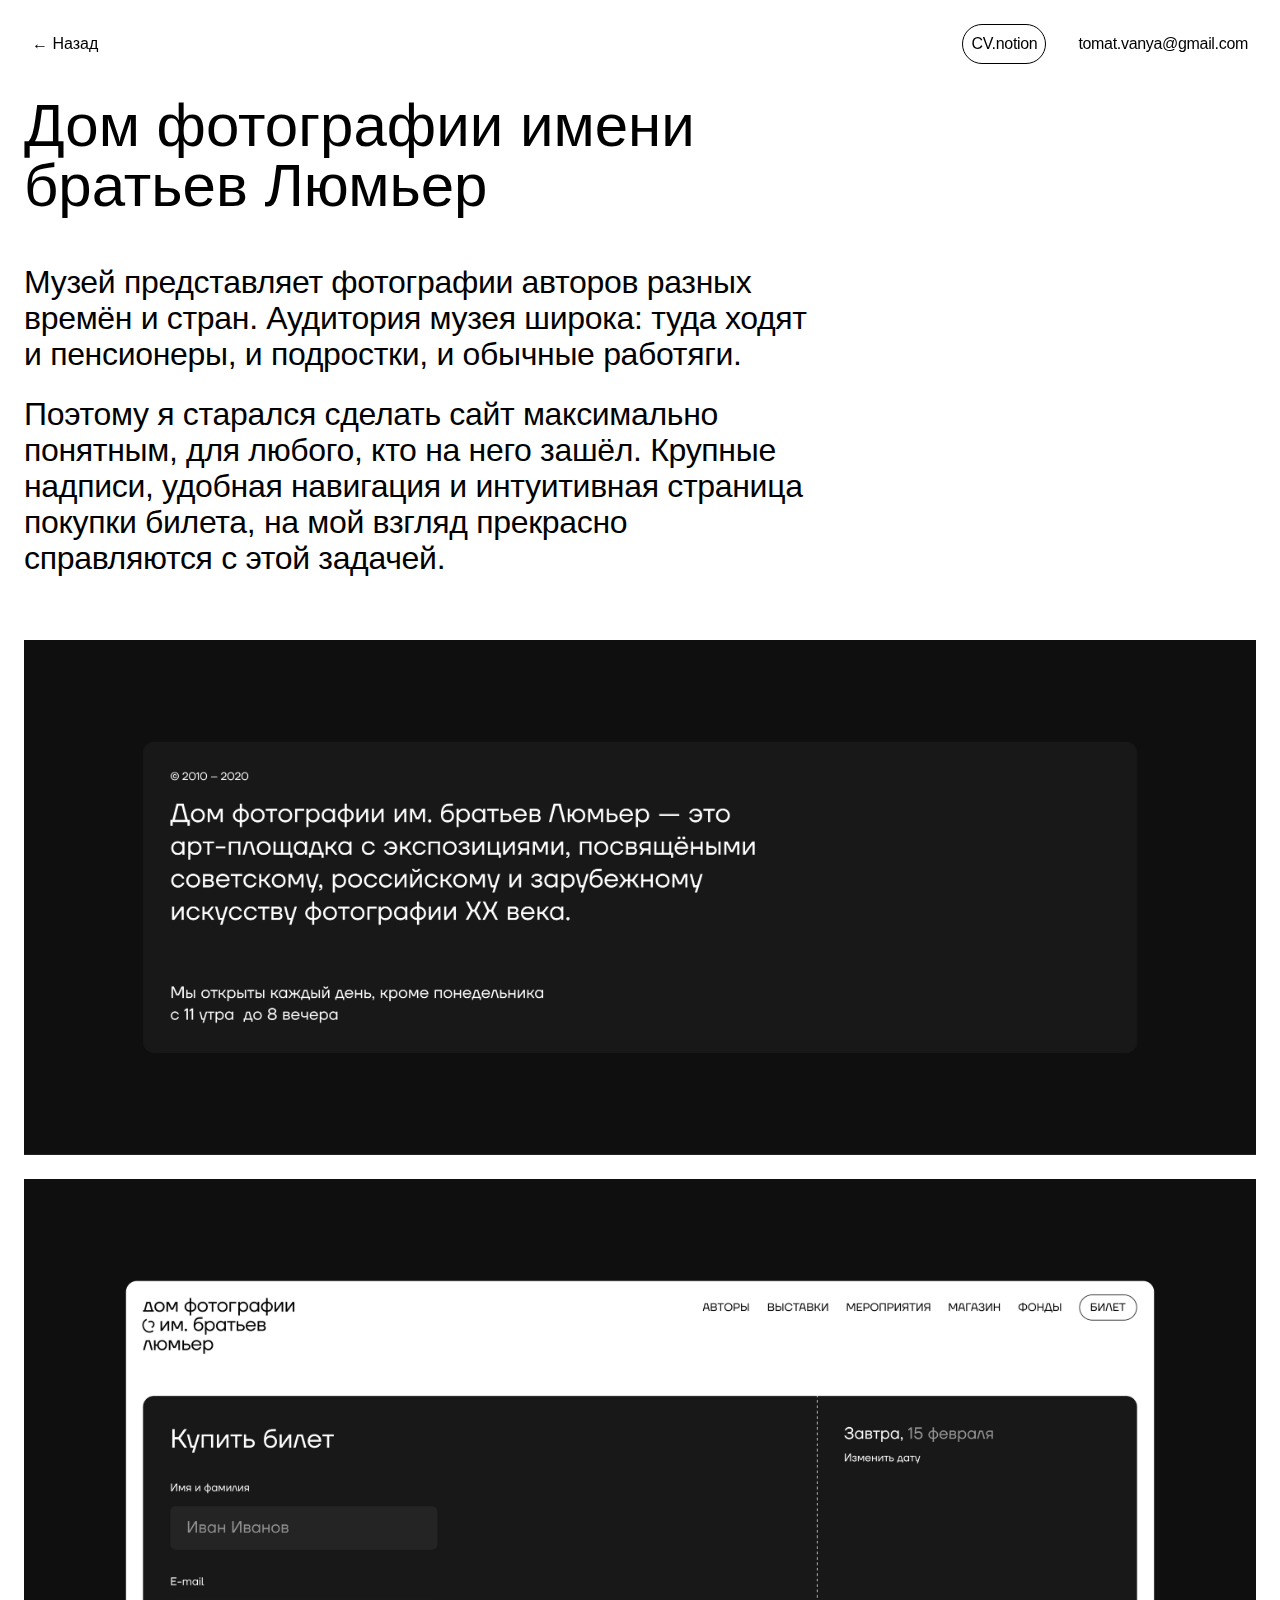
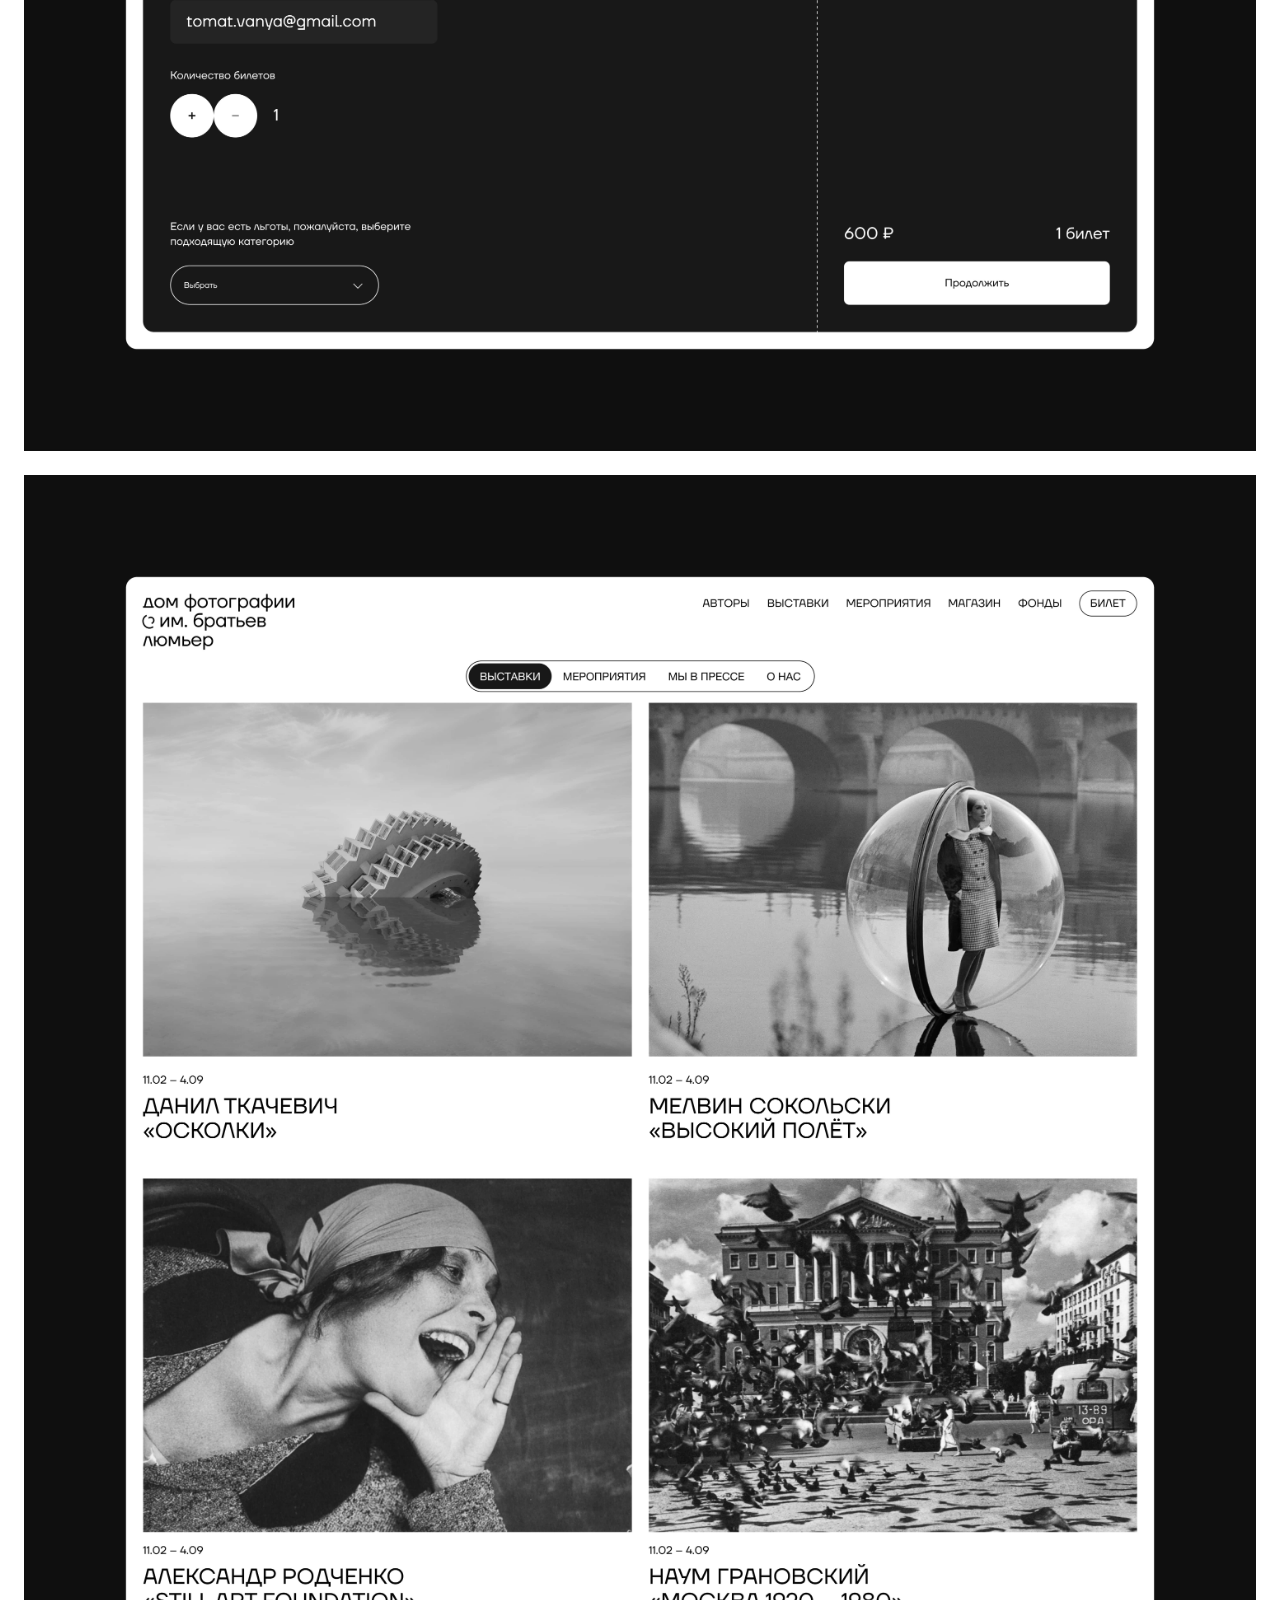
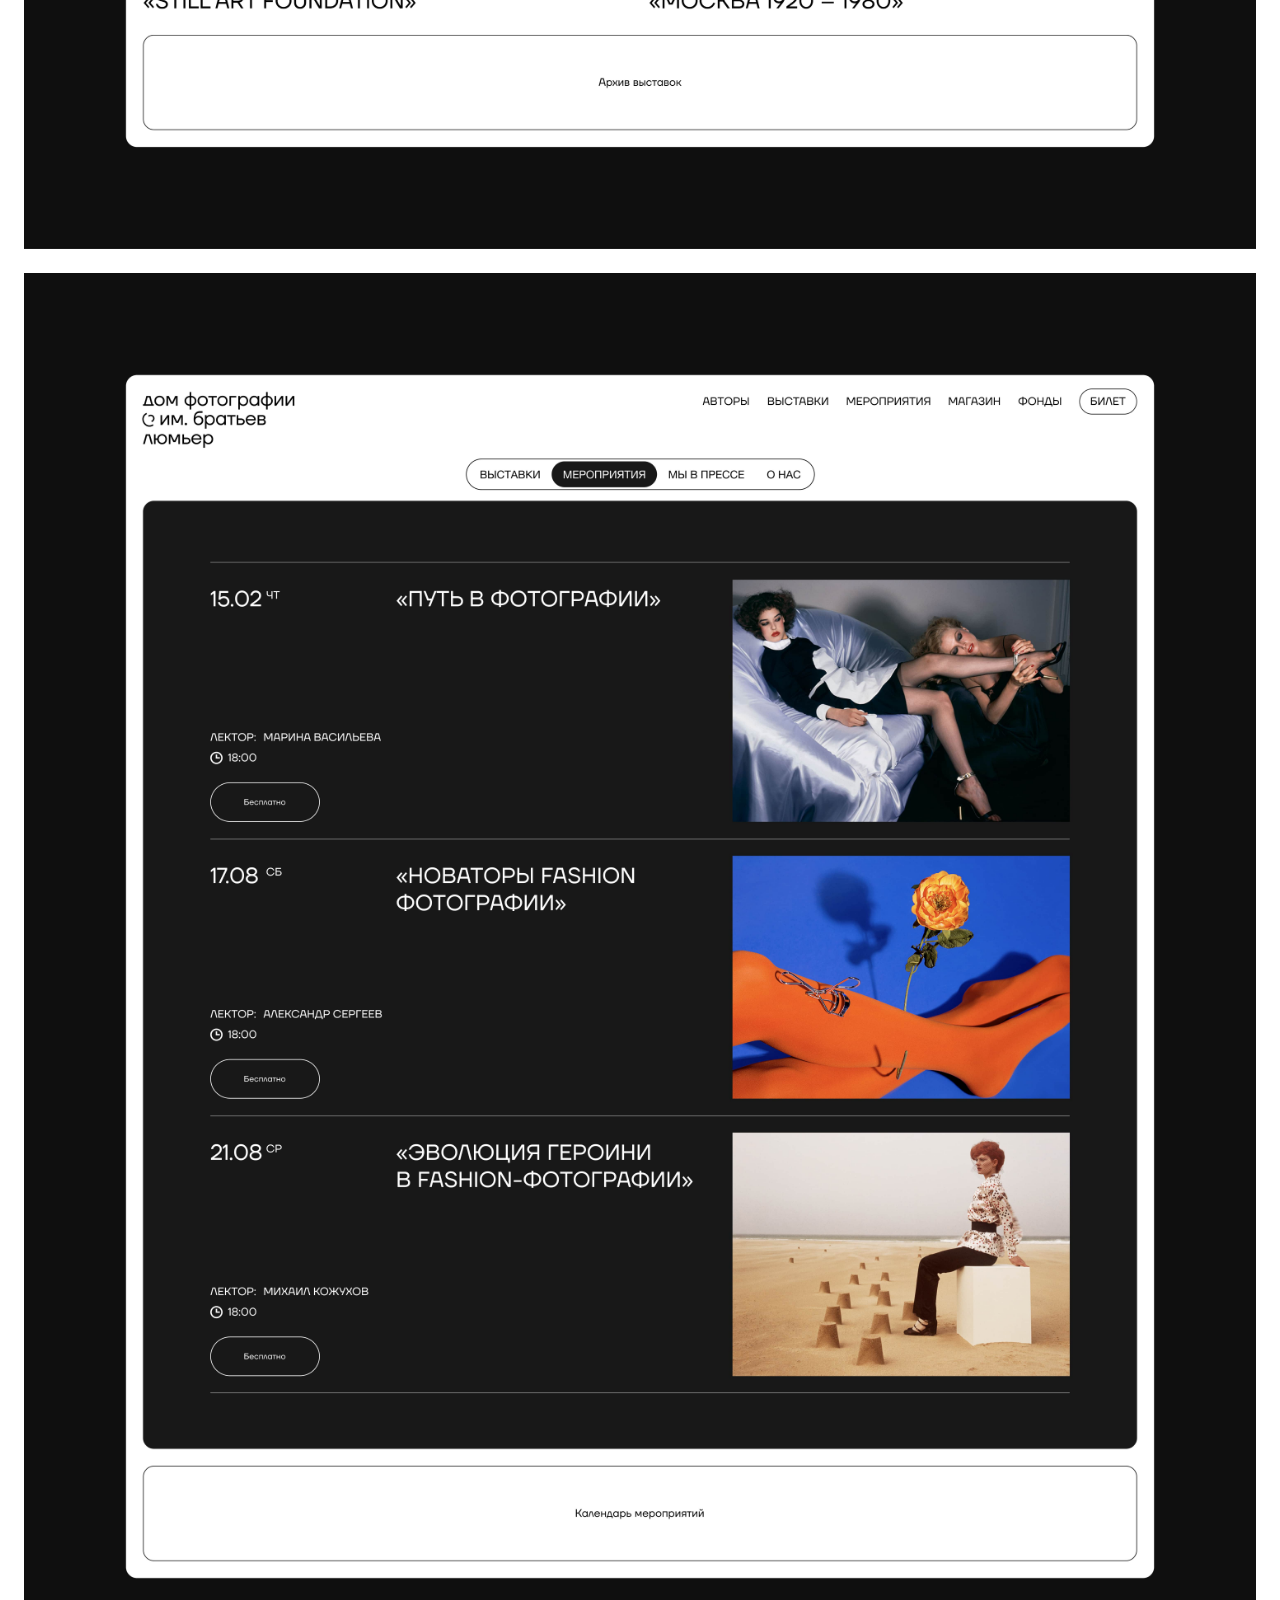
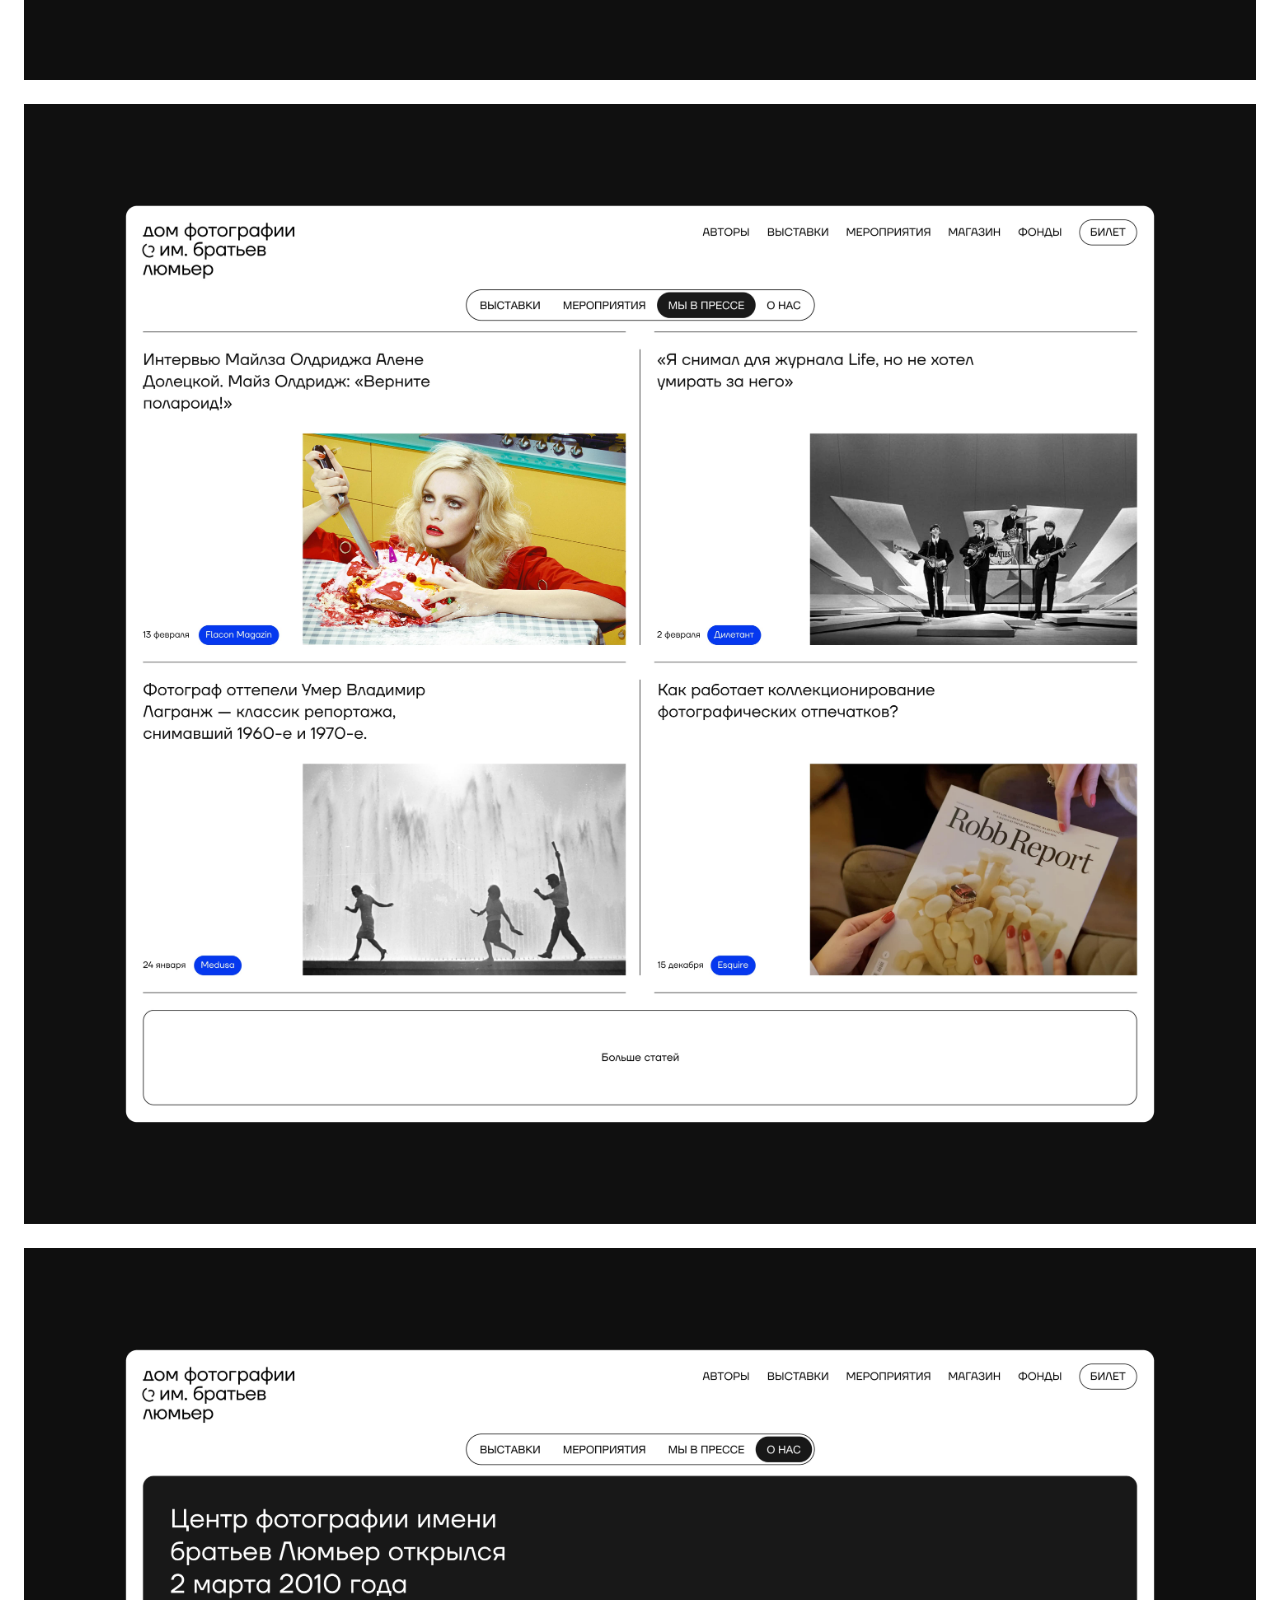
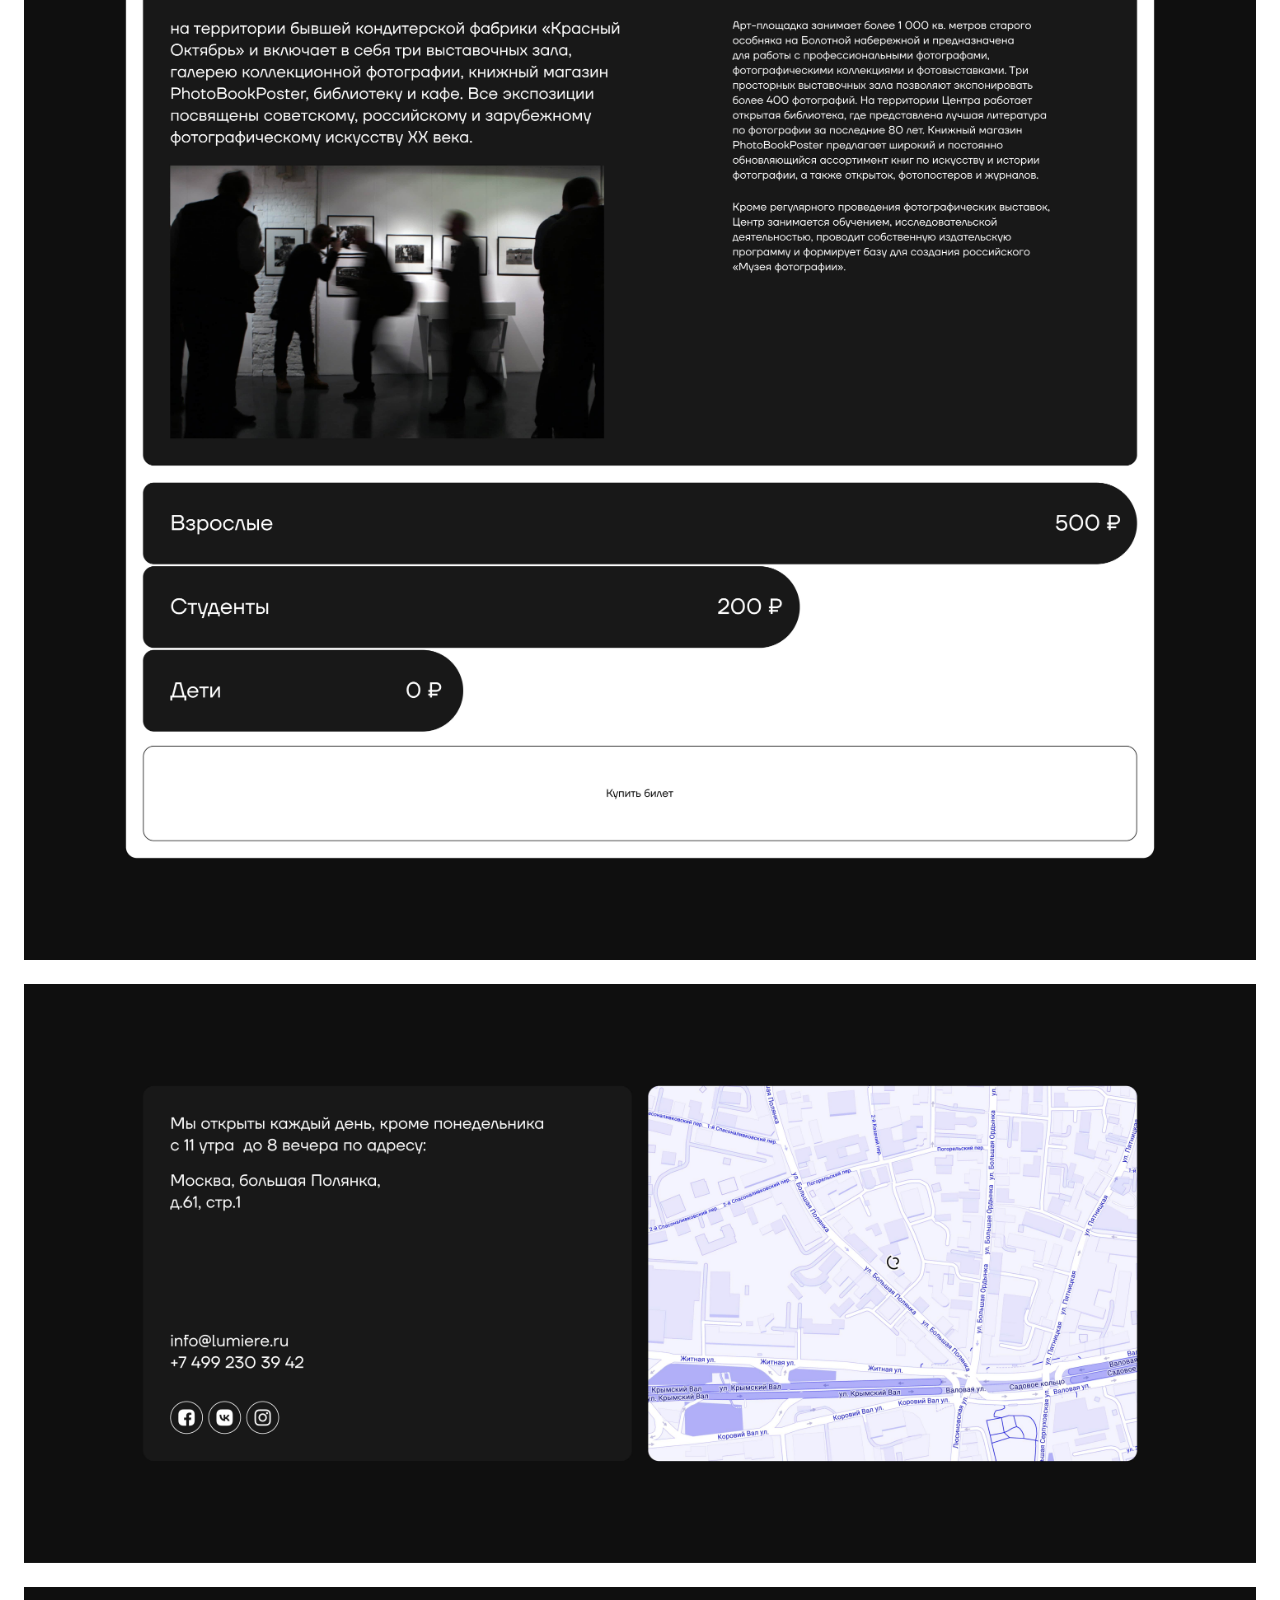
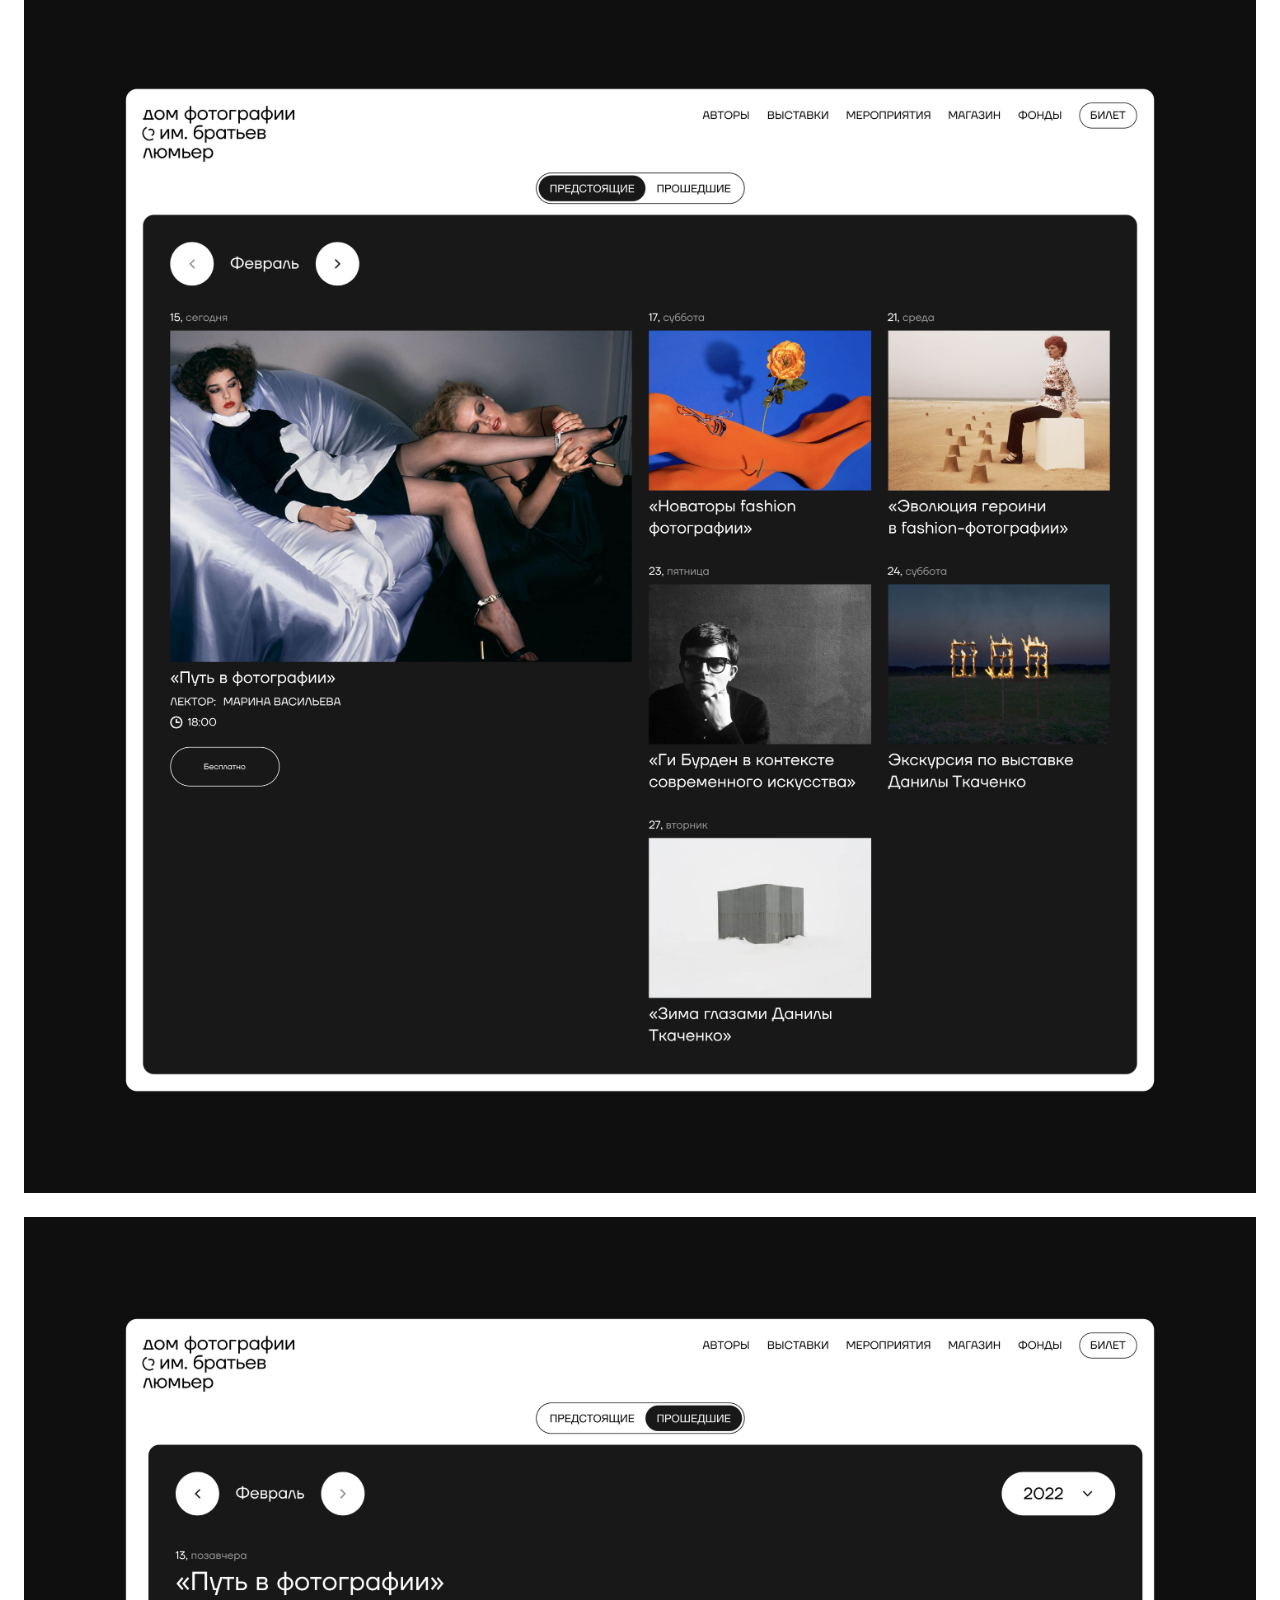
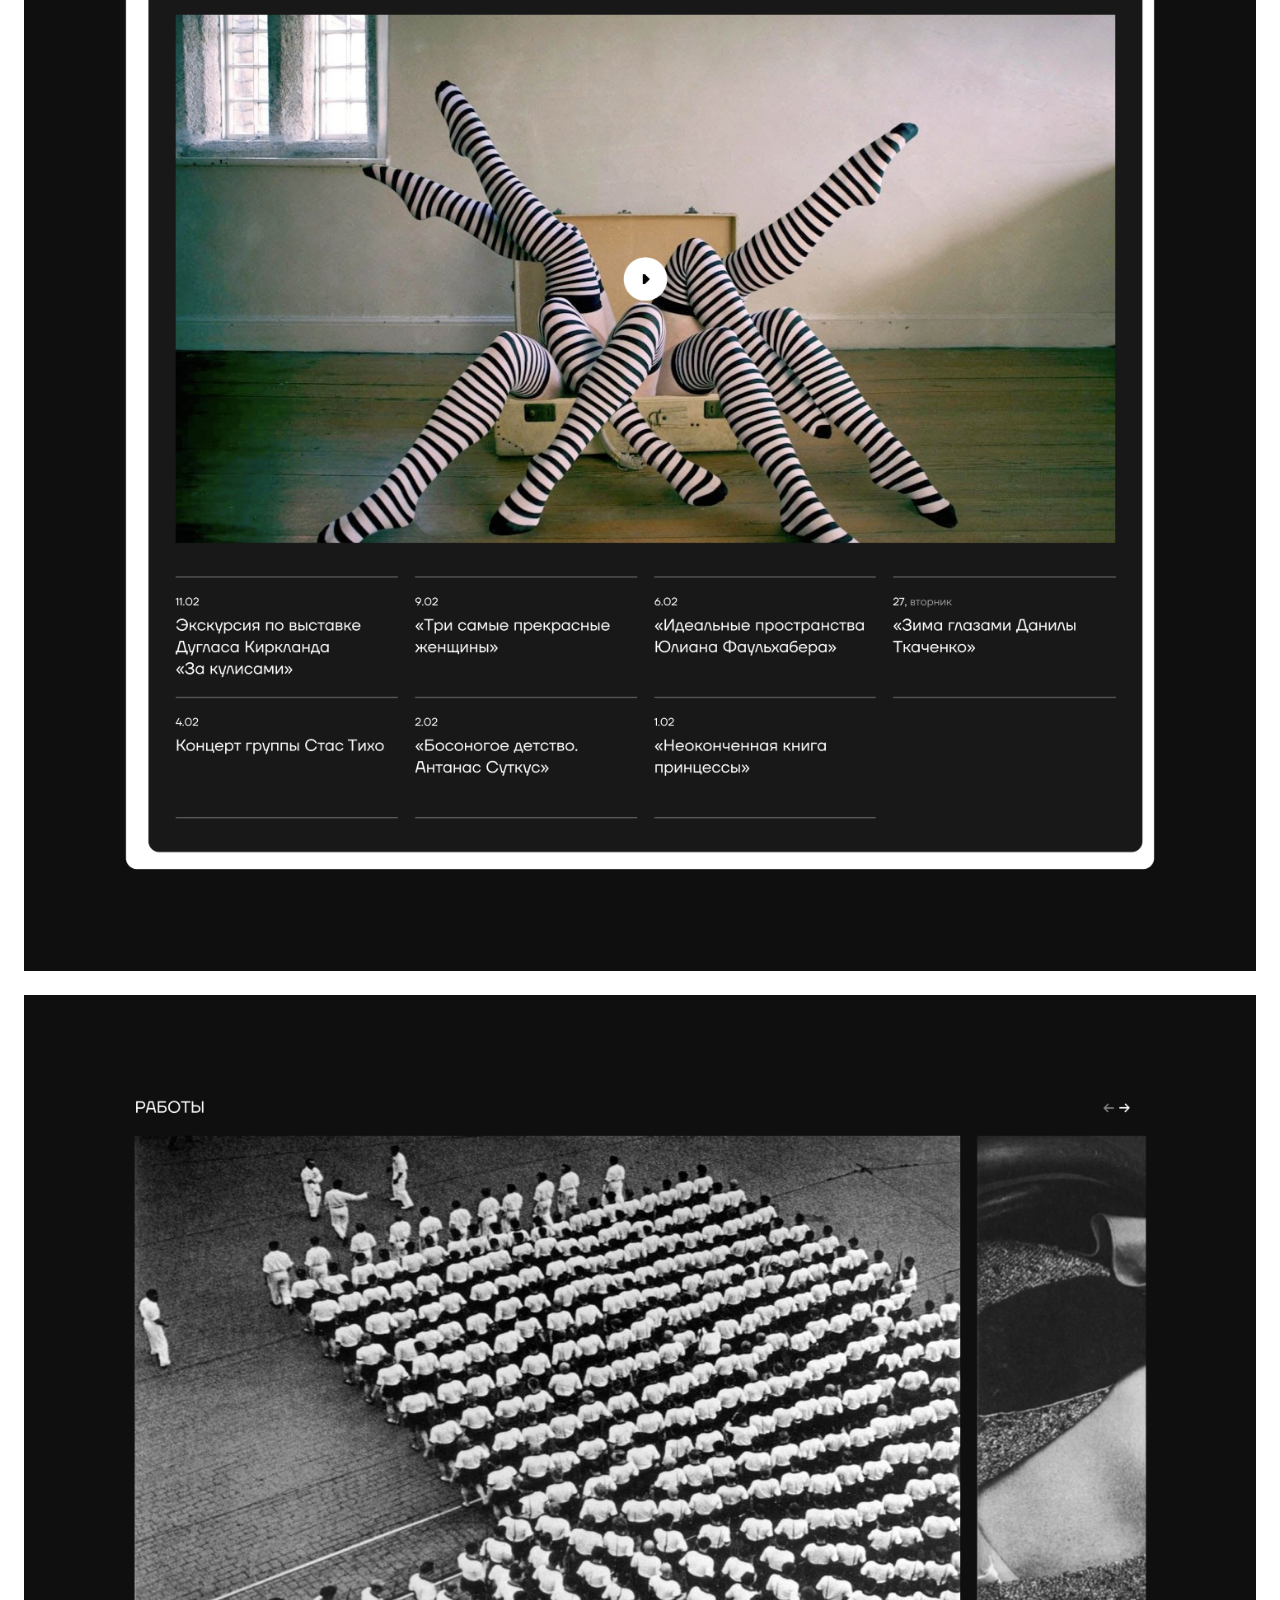
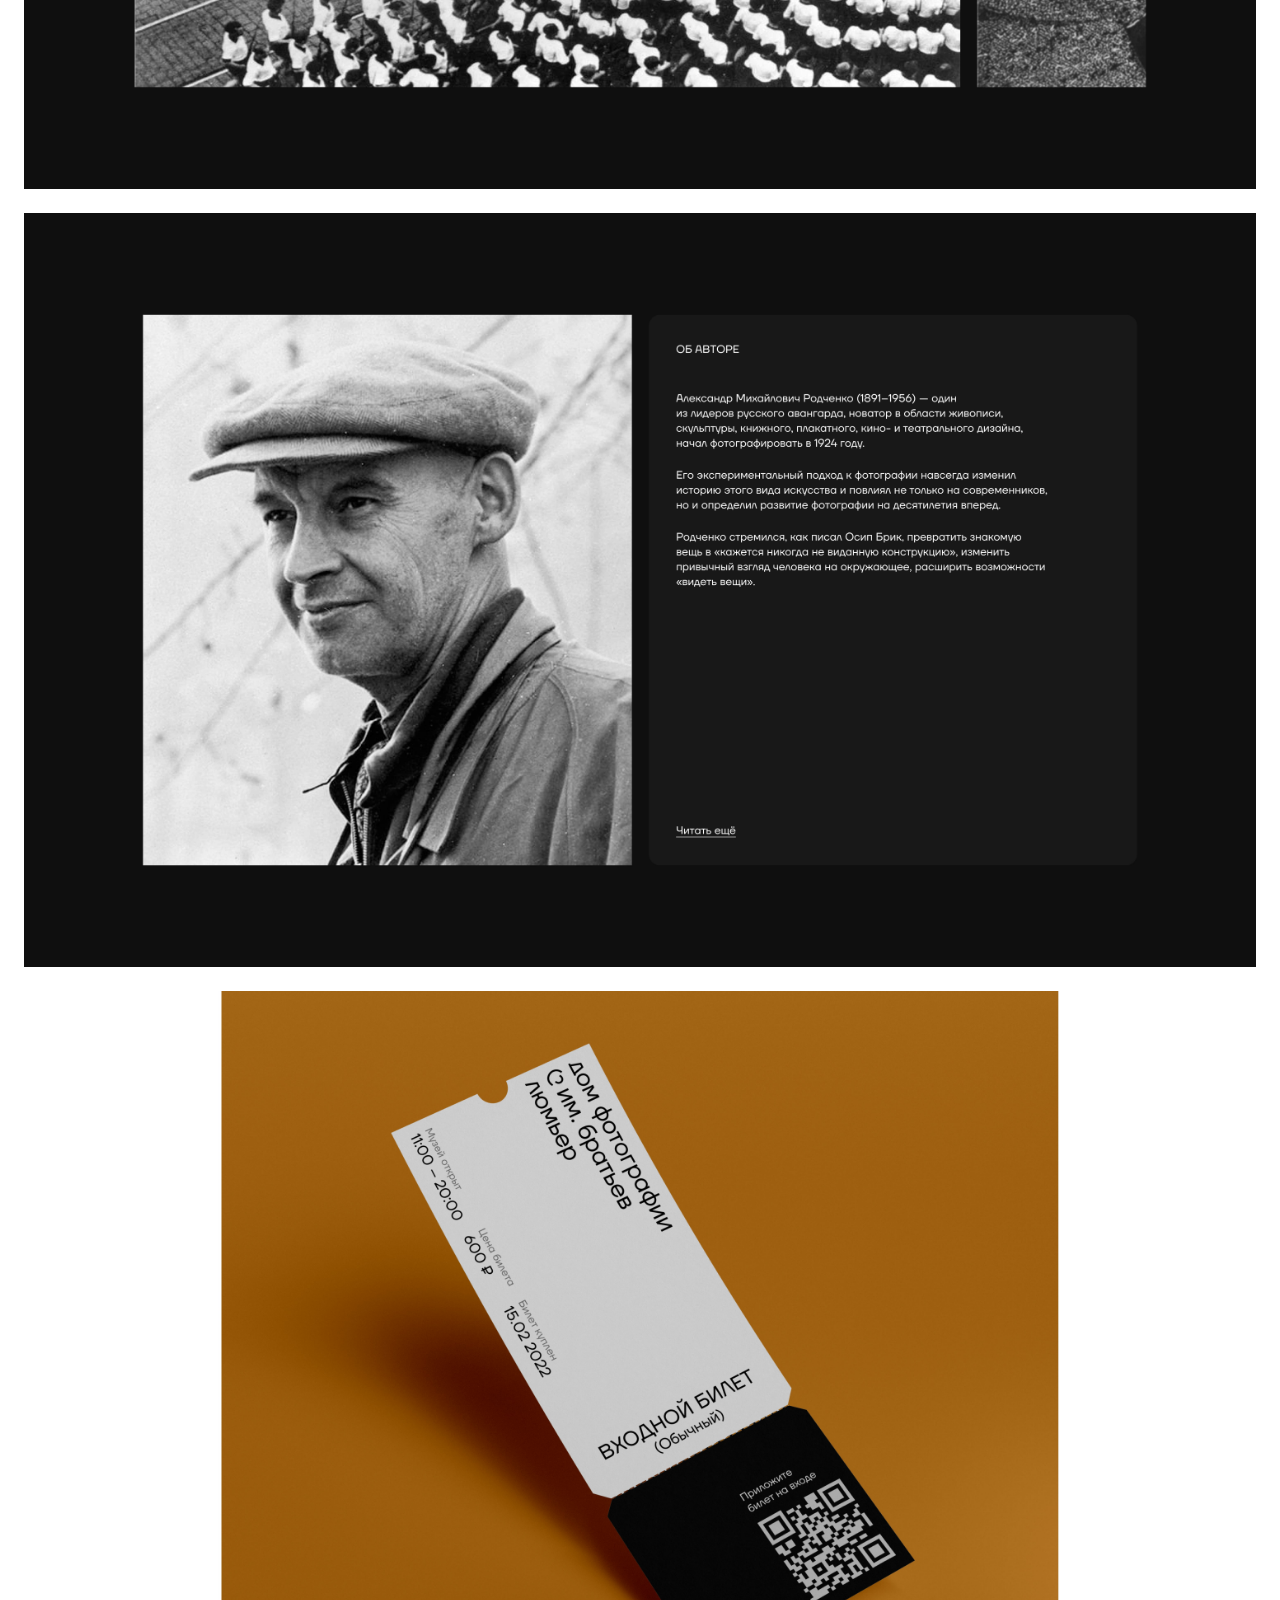
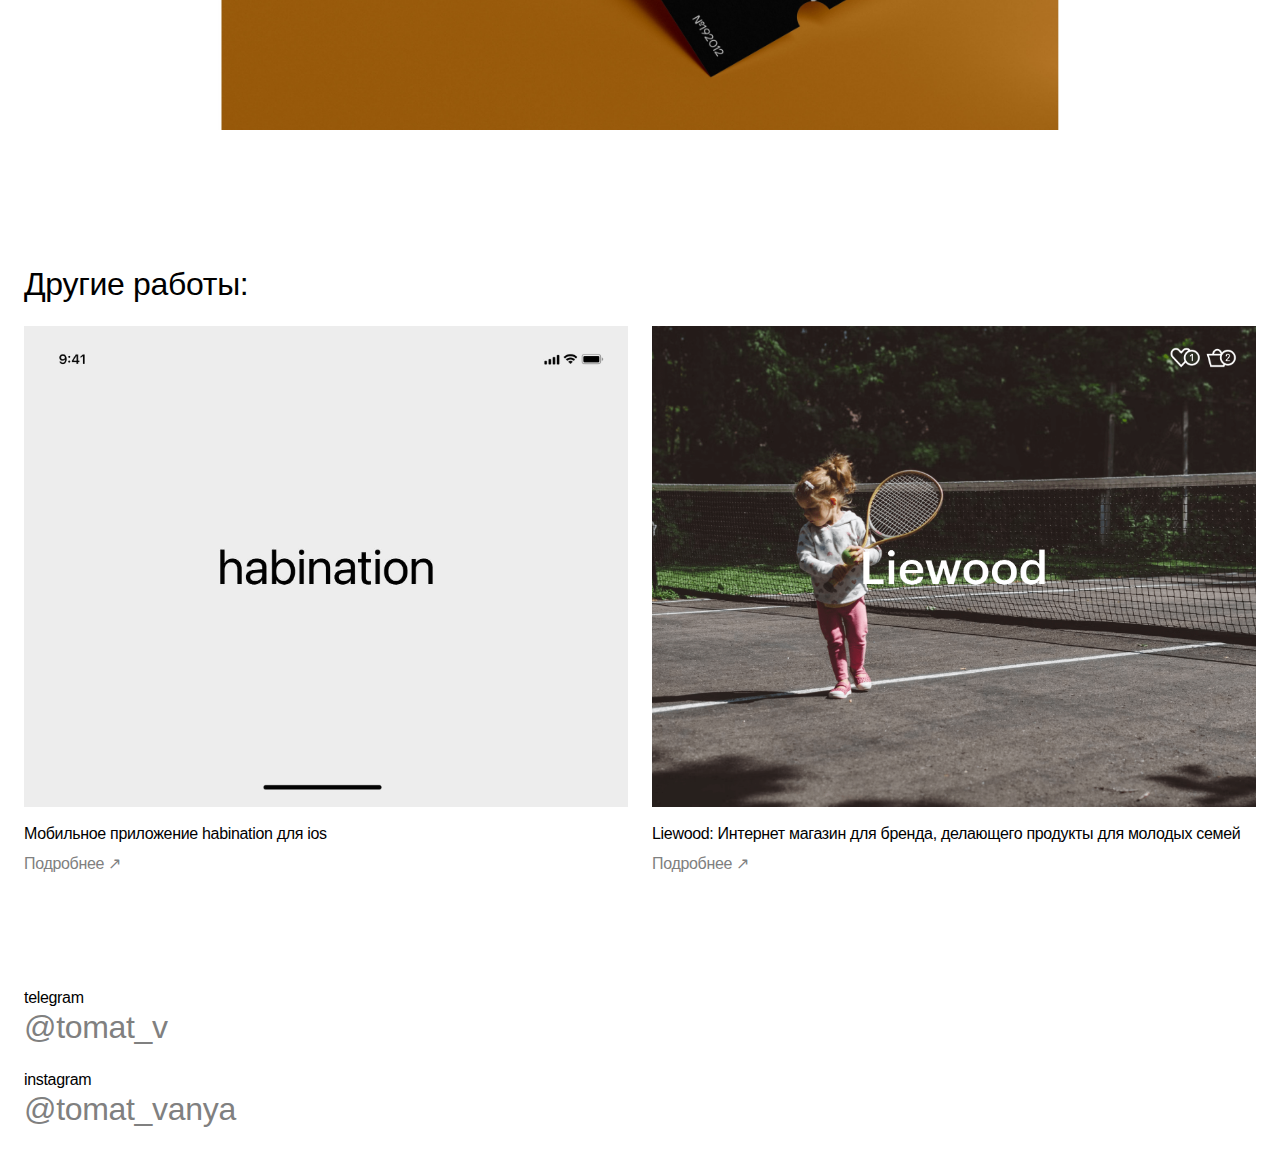
<file: lumiere.html>
<!DOCTYPE html>
<html lang="ru">
<head>
  <meta charset="UTF-8">
  <meta name="viewport" content="width=device-width, initial-scale=1.0">
  <meta http-equiv="X-UA-Compatible" content="ie=edge">

  <link rel="apple-touch-icon" sizes="180x180" href="favicon_package_v0.16/apple-touch-icon.png">
  <link rel="icon" type="image/png" sizes="32x32" href="favicon_package_v0.16/favicon-32x32.png">
  <link rel="icon" type="image/png" sizes="16x16" href="favicon_package_v0.16/favicon-16x16.png">
  <link rel="manifest" href="favicon_package_v0.16/site.webmanifest">
  <link rel="mask-icon" href="favicon_package_v0.16/safari-pinned-tab.svg" color="#5bbad5">
  <meta name="msapplication-TileColor" content="#da532c">
  <meta name="theme-color" content="#ffffff">
  <link rel="stylesheet" href="style/reset.css">
  <link rel="stylesheet" href="style/case.css">
  <link rel="stylesheet" href="style/style.css">
  <link rel="stylesheet" href="style/hover.css">
  <link rel="stylesheet" href="style/test.css">
  <link href="http://fonts.cdnfonts.com/css/sf-pro-display" rel="stylesheet">
  <title>Lumiere</title>
  
  <!-- Yandex.Metrika counter -->
<script type="text/javascript" >
   (function(m,e,t,r,i,k,a){m[i]=m[i]||function(){(m[i].a=m[i].a||[]).push(arguments)};
   var z = null;m[i].l=1*new Date();
   for (var j = 0; j < document.scripts.length; j++) {if (document.scripts[j].src === r) { return; }}
   k=e.createElement(t),a=e.getElementsByTagName(t)[0],k.async=1,k.src=r,a.parentNode.insertBefore(k,a)})
   (window, document, "script", "https://mc.yandex.ru/metrika/tag.js", "ym");

   ym(90115595, "init", {
        clickmap:true,
        trackLinks:true,
        accurateTrackBounce:true
   });
</script>
<noscript><div><img src="https://mc.yandex.ru/watch/90115595" style="position:absolute; left:-9999px;" alt="" /></div></noscript>
<!-- /Yandex.Metrika counter -->
</head>
<body>
  <header>
    <div class="conteiner">
      <a href="index.html">← Назад</a>
      <nav class="header-li">
          <a href="https://oneginjpeg.notion.site/CV-c38f1813aa504d37ab695c79331581d2" target="_blank" class="small-p cv-button">CV.notion</a>
        <div class="mail"><a href="mailto:tomat.vanya@gmail.com" class="small-p">tomat.vanya@gmail.com</a></div>
      </nav>
    </div>
  </header>

  <div class="intro case-page">
    <div class="text-block">
      <p class="huge-p">Дом фотографии имени братьев Люмьер</p>
      <p class="large-p case-width">Музей представляет фотографии авторов разных времён и стран. Аудитория музея широка: туда ходят и пенсионеры, и подростки, и обычные работяги.</p>
      <p class="large-p case-width">Поэтому я старался сделать сайт максимально понятным, для любого, кто на него зашёл. Крупные надписи, удобная навигация и интуитивная страница покупки билета, на мой взгляд прекрасно справляются с этой задачей.</p>
    </div>
  </div>

  <div class="works-overlay">
    <div class="case-grid">

      <div class="case-image-block case-grid-1-image-column">
        <img src="lumiere/1-min.jpg" alt="" class="gallery-image">
      </div>

      <div class="case-image-block case-grid-1-image-column">
        <img src="lumiere/2-min.jpg" alt="" class="gallery-image">
      </div>

      <div class="case-image-block case-grid-1-image-column">
        <img src="lumiere/3-min.jpg" alt="" class="gallery-image">
      </div>

      <div class="case-image-block case-grid-1-image-column">
        <img src="lumiere/4-min.jpg" alt="" class="gallery-image">
      </div>

      <div class="case-image-block case-grid-1-image-column">
        <img src="lumiere/5-min.jpg" alt="" class="gallery-image">
      </div>

      <div class="case-image-block case-grid-1-image-column">
        <img src="lumiere/6-min.jpg" alt="" class="gallery-image">
      </div>

      <div class="case-image-block case-grid-1-image-column">
        <img src="lumiere/7-min.jpg" alt="" class="gallery-image">
      </div>

      <div class="case-image-block case-grid-1-image-column">
        <img src="lumiere/8-min.jpg" alt="" class="gallery-image">
      </div>

      <div class="case-image-block case-grid-1-image-column">
        <img src="lumiere/9-min.jpg" alt="" class="gallery-image">
      </div>

      <div class="case-image-block case-grid-1-image-column">
        <img src="lumiere/10-min.jpg" alt="" class="gallery-image">
      </div>

      <div class="case-image-block case-grid-1-image-column">
        <img src="lumiere/11-min.jpg" alt="" class="gallery-image">
      </div>

      <div class="case-image-block case-grid-1-image-column">
        <img src="lumiere/12-min.jpg" alt="" class="gallery-image">
      </div>

    </div>
  </div>

  <div class="works-overlay margin-top-64">
    <p class="large-p">Другие работы:</p>
    <div class="secondary-works-grid">
      <a href="habination.html" class="secondary-works-grid-2-columns-left">
        <div class="case-s-cover-image">
          <div class="case-cover-image-corner-top"></div>
          <div class="case-cover-image-corner-bottom"></div>
          <div class="case-cover-image-edge-left"></div>
          <div class="case-cover-image-edge-bottom"></div>
          <img src="covers/2-1920@2x.jpg" alt="">
        </div>
        <div class="case-content-info-s">
          <p class="small-p margin-bottom-8">Мобильное приложение habination для ios</p>
          <p class="small-p text-gray">Подробнее ↗</p>
        </div>
      </a>

      <a href="liwood.html" class="secondary-works-grid-2-columns-right">
        <div class="case-s-cover-image">
          <div class="case-cover-image-corner-top"></div>
          <div class="case-cover-image-corner-bottom"></div>
          <div class="case-cover-image-edge-left"></div>
          <div class="case-cover-image-edge-bottom"></div>
          <img src="covers/3-1920@2x.jpg" alt="">
        </div>
        <div class="case-content-info-s">
          <p class="small-p margin-bottom-8">Liewood: Интернет магазин для бренда, делающего продукты для молодых семей </p>
          <p class="small-p text-gray">Подробнее ↗</p>
        </div>
      </a>
    </div>
  </div>

  <footer>
    <div class="text-block">
        <div class="link-to-social">
          <p class="small-p">telegram</p>
          <p class="large-p"><a href="https://t.me/tomat_v" target="_blank" class="text-gray">@tomat_v</a></p>
        </div>
        <div class="link-to-social">
          <p class="small-p">instagram</p>
          <p class="large-p"><a href="https://www.instagram.com/tomat.vanya/" target="_blank" class="text-gray">@tomat_vanya</a></p>
        </div>
      </div>
  </footer>

</body>
</html>
</file>
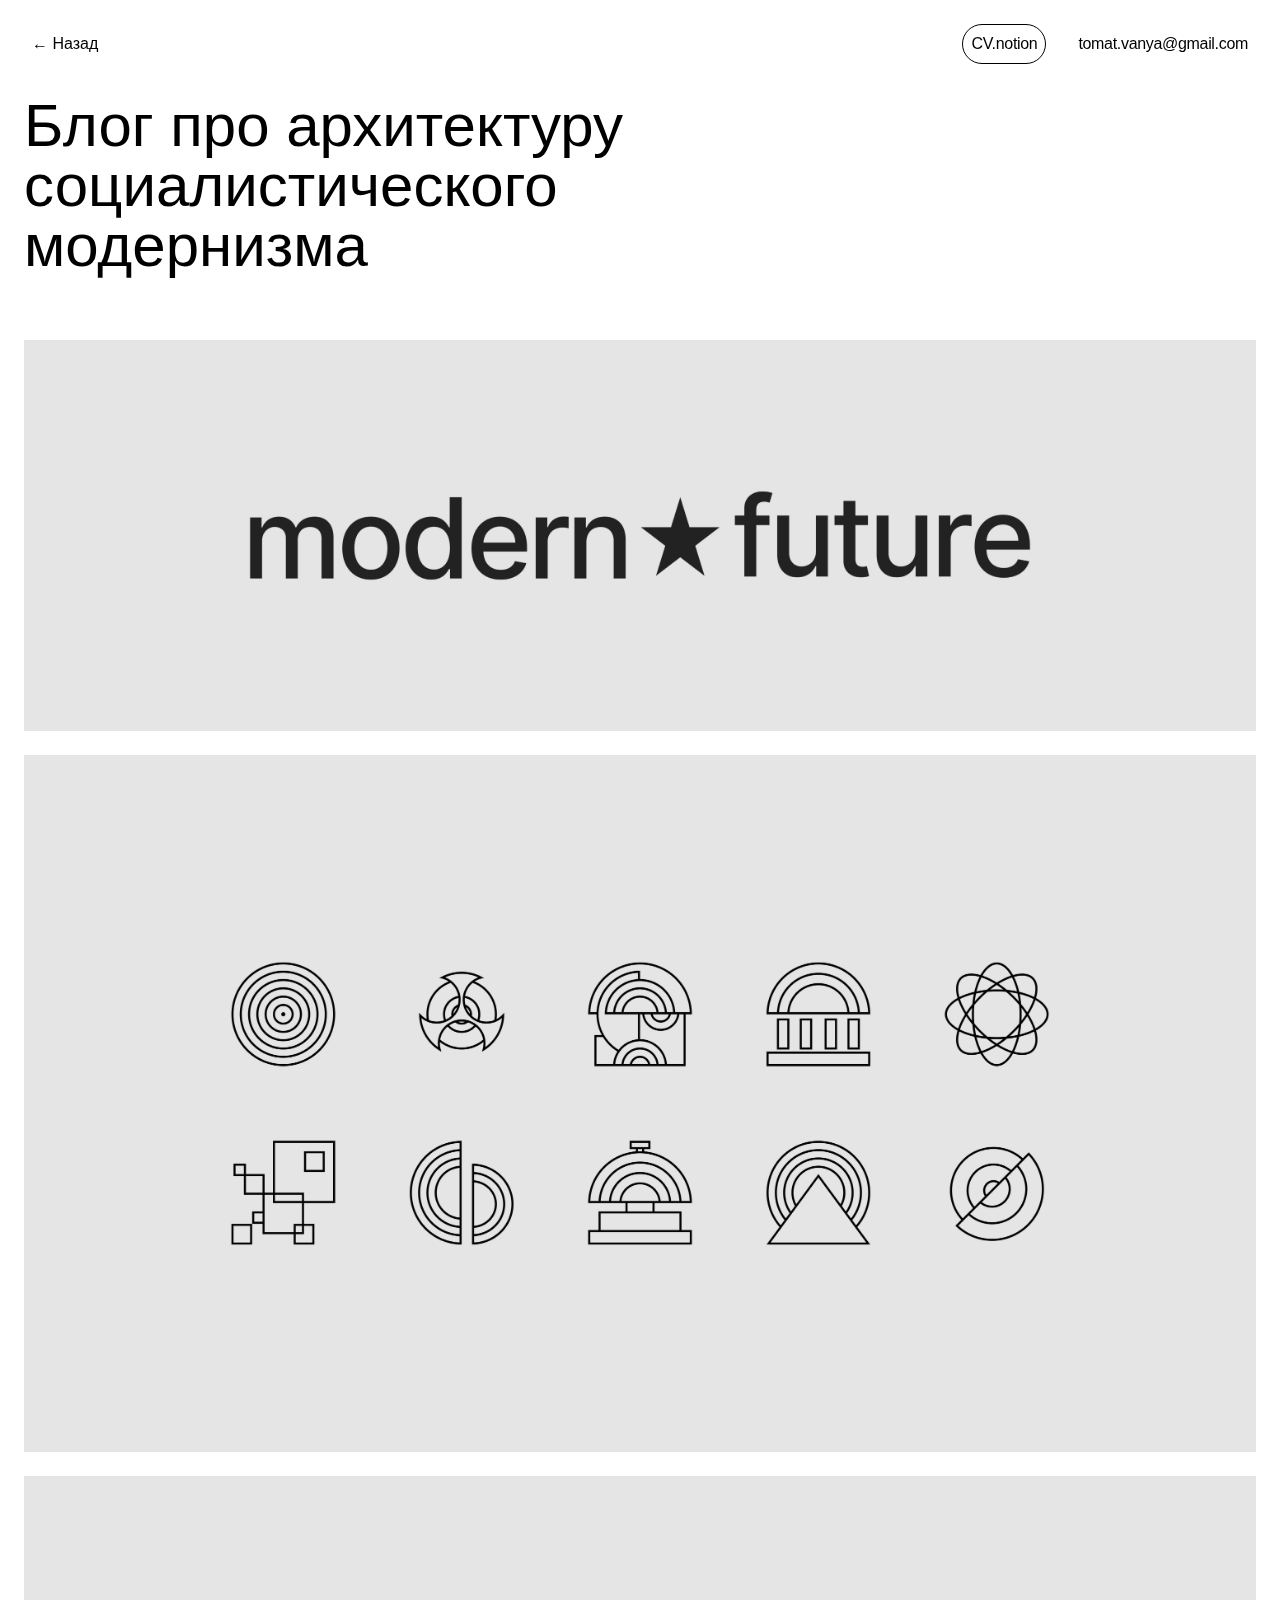
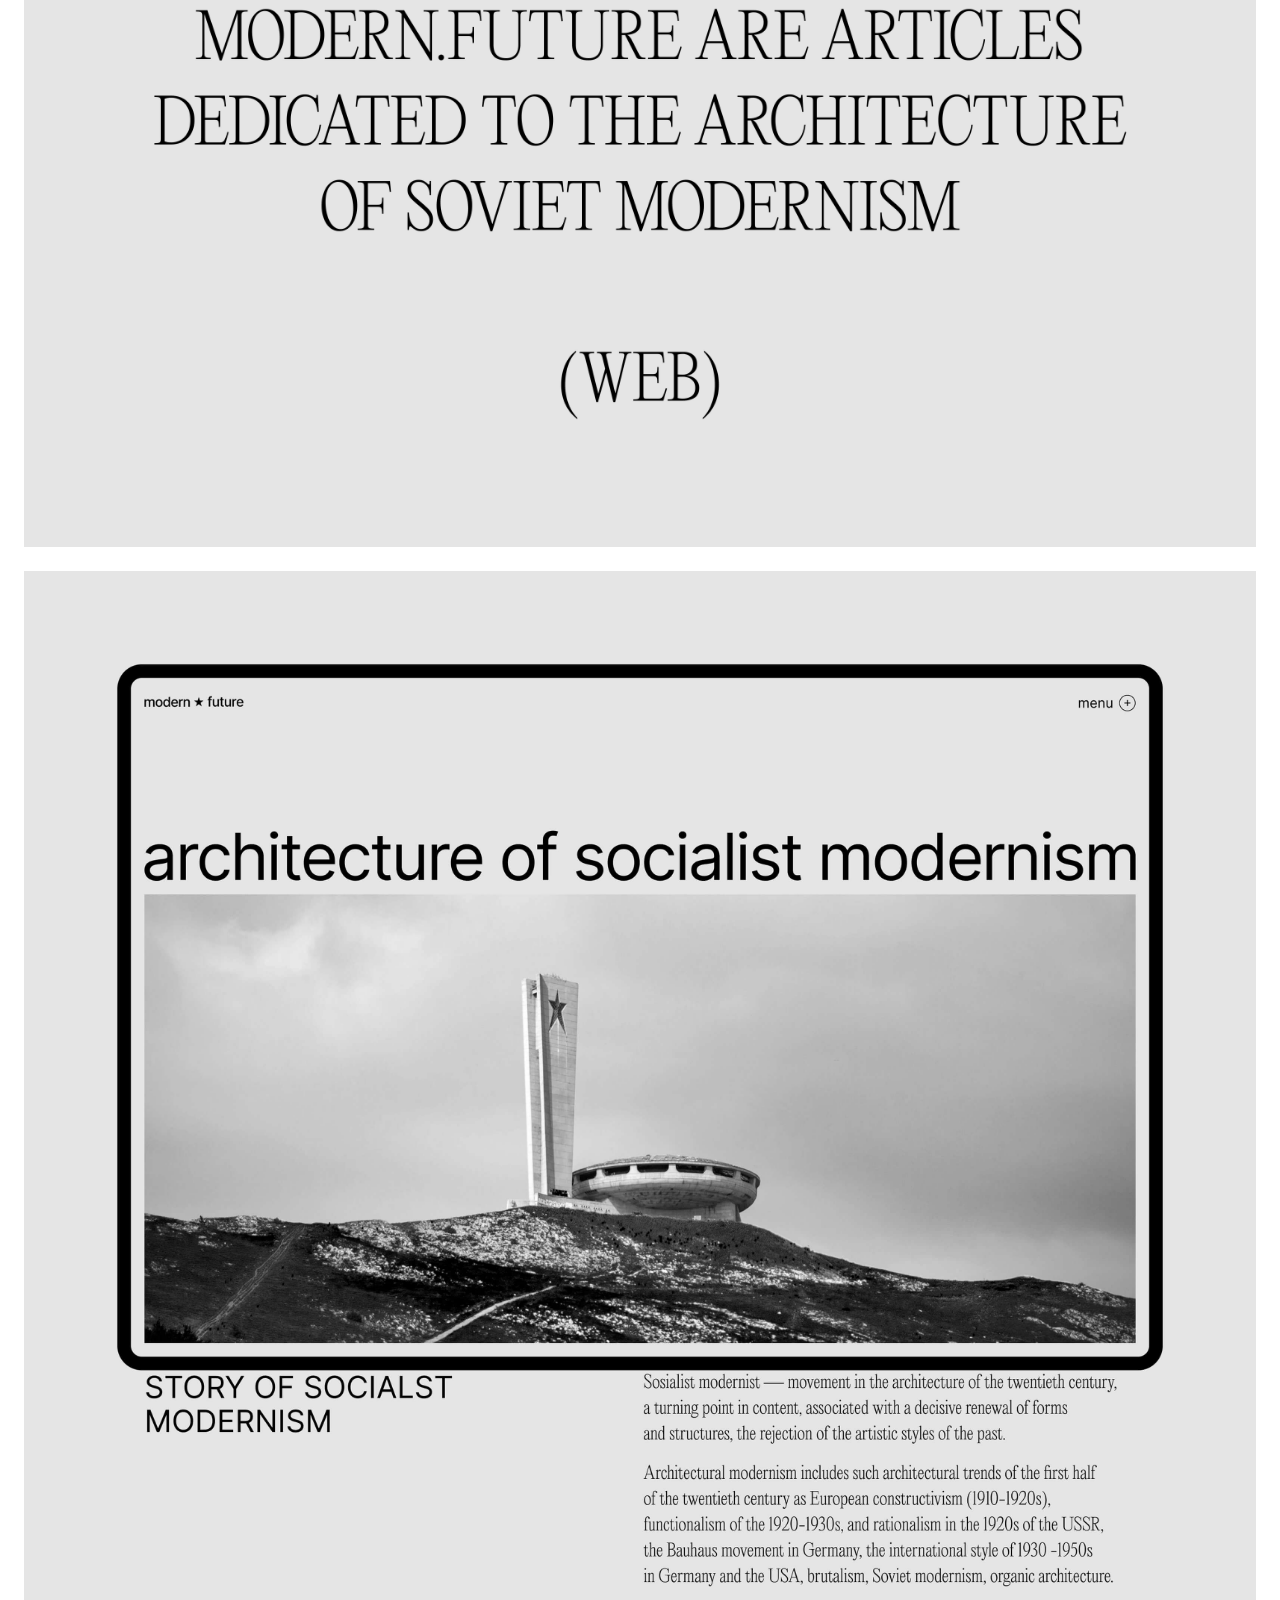
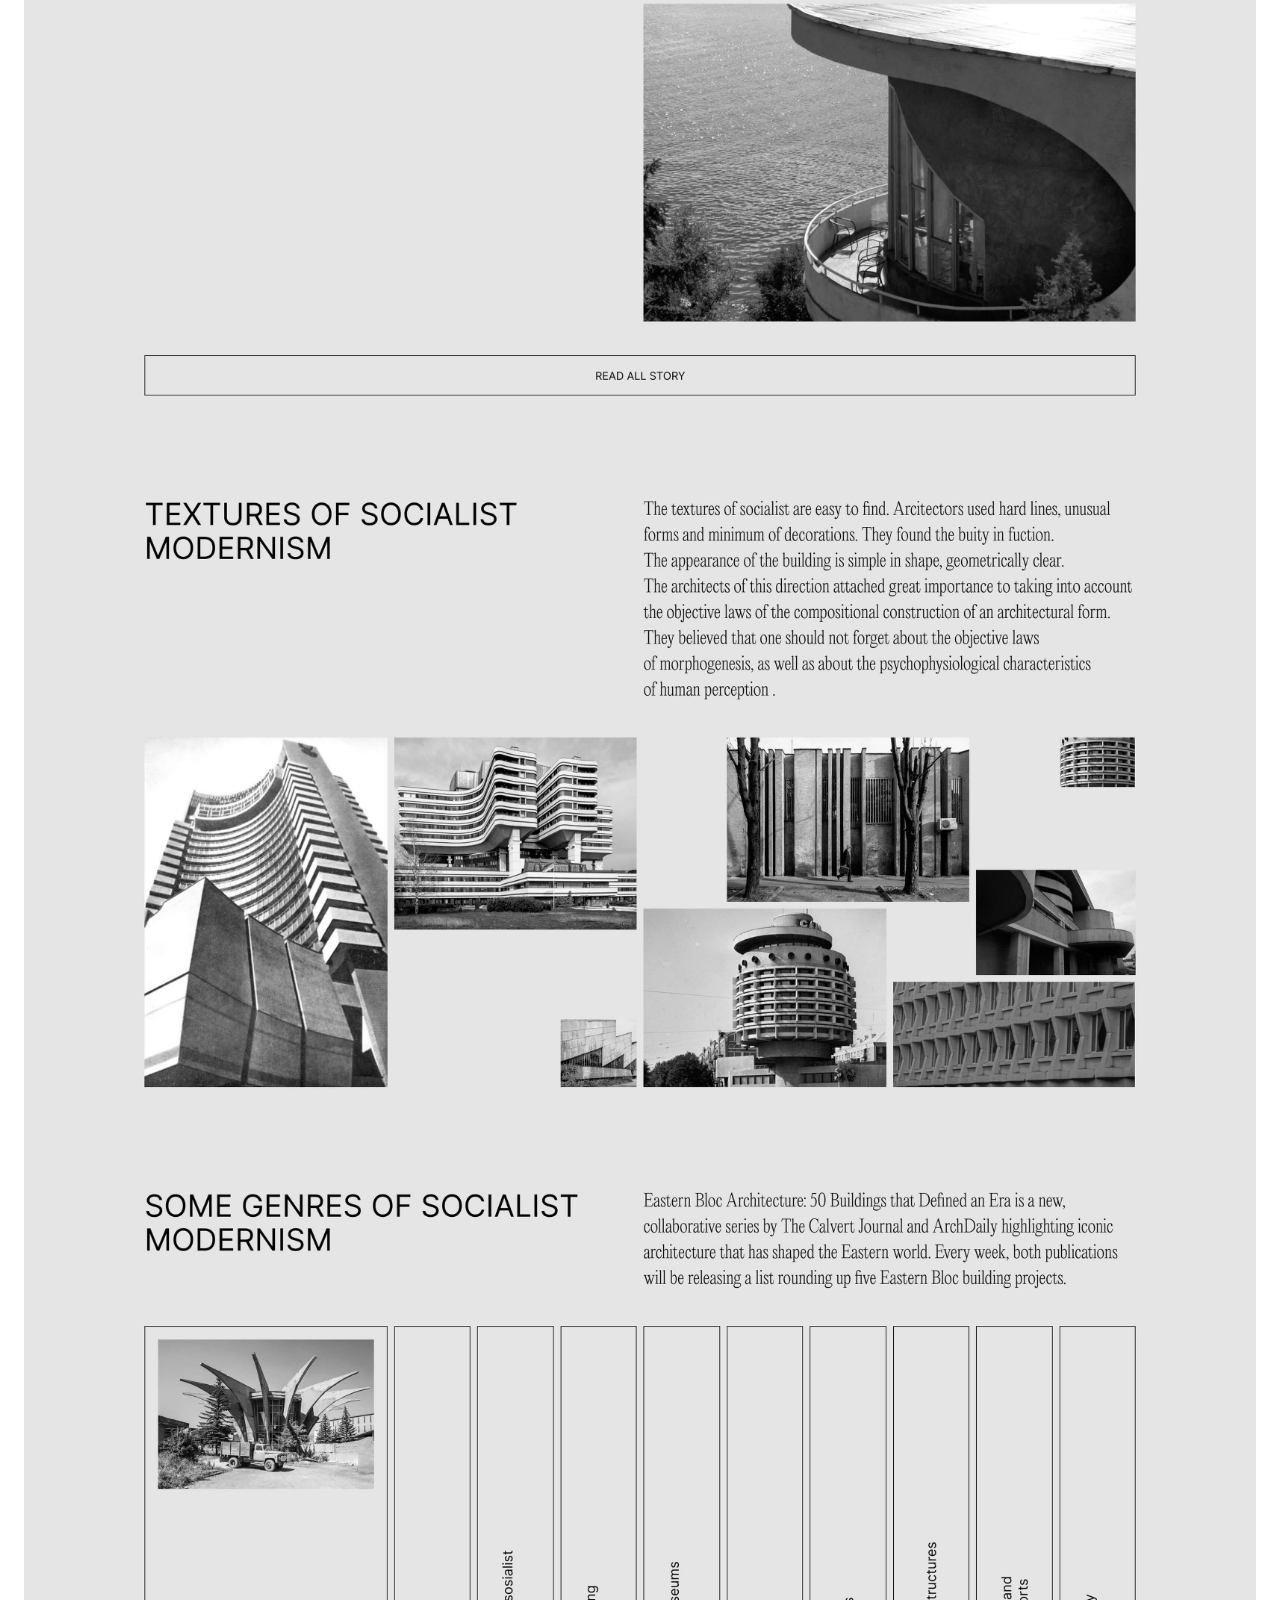
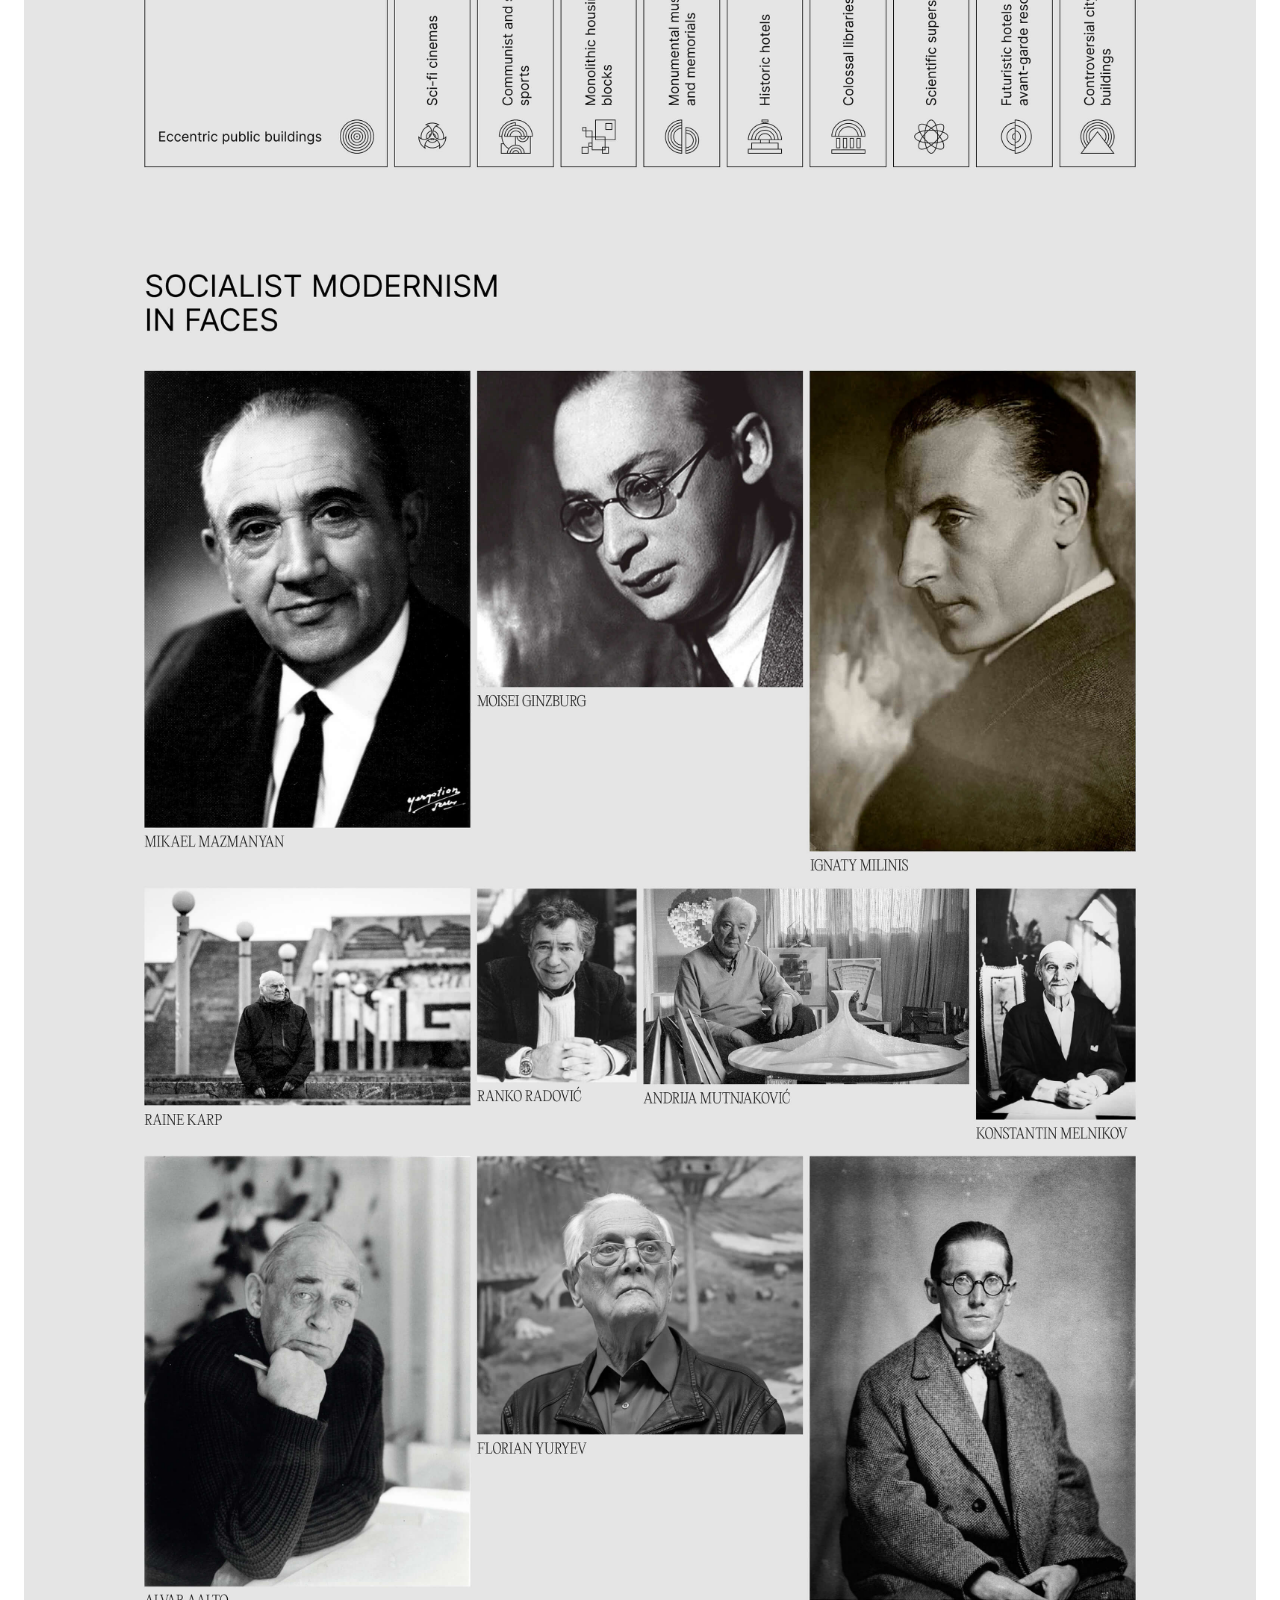
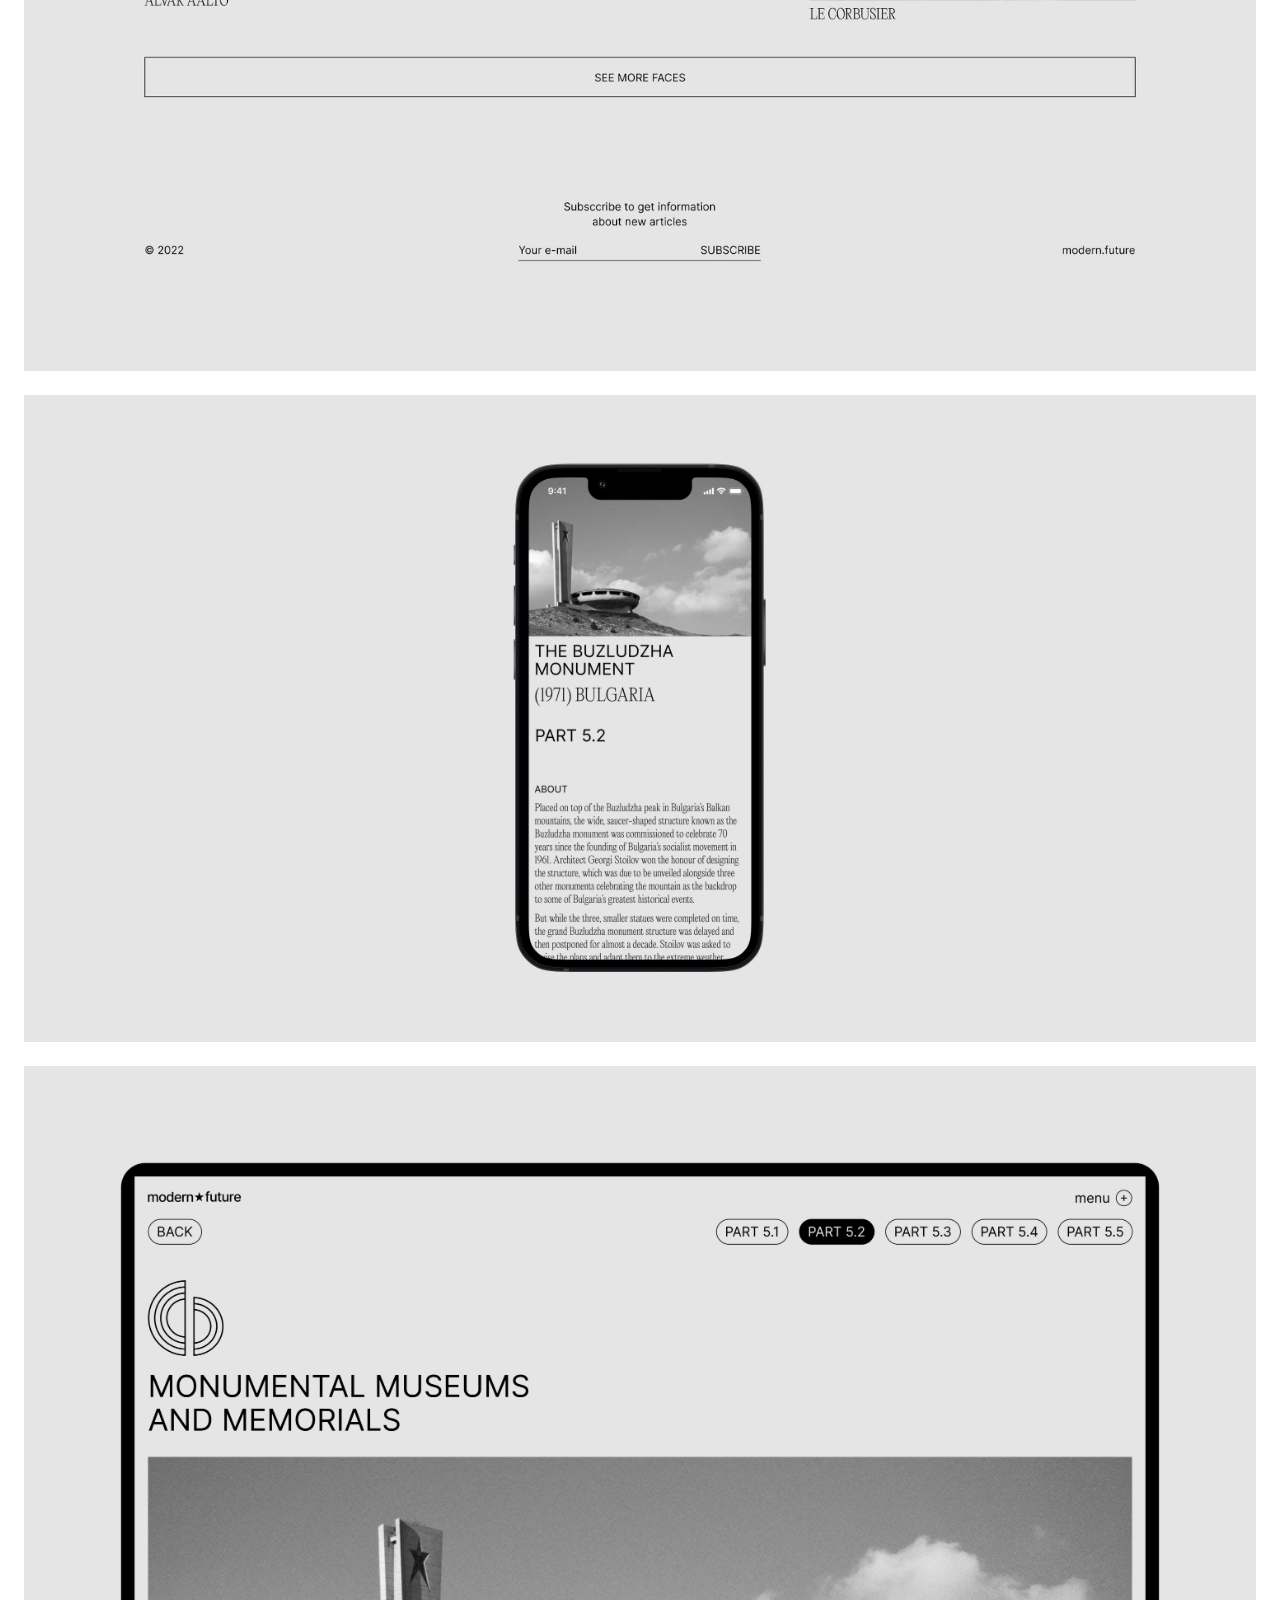
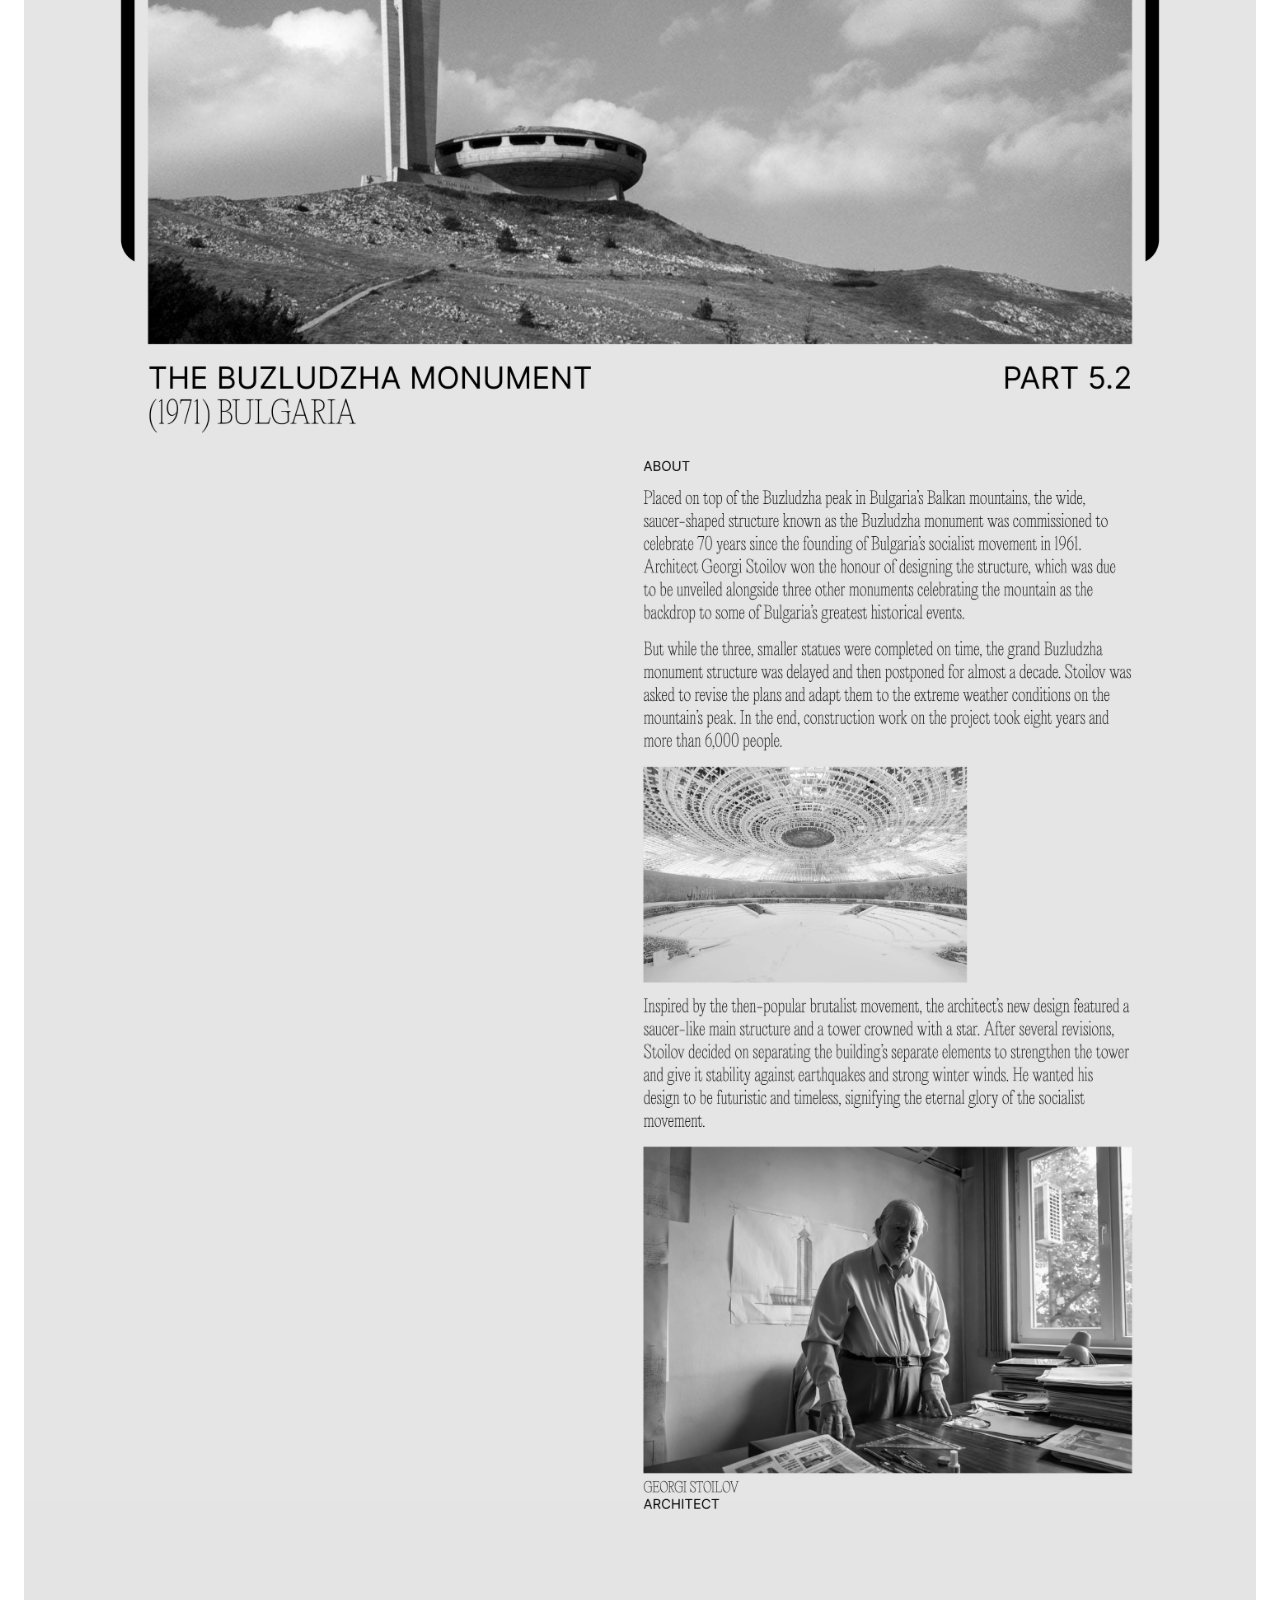
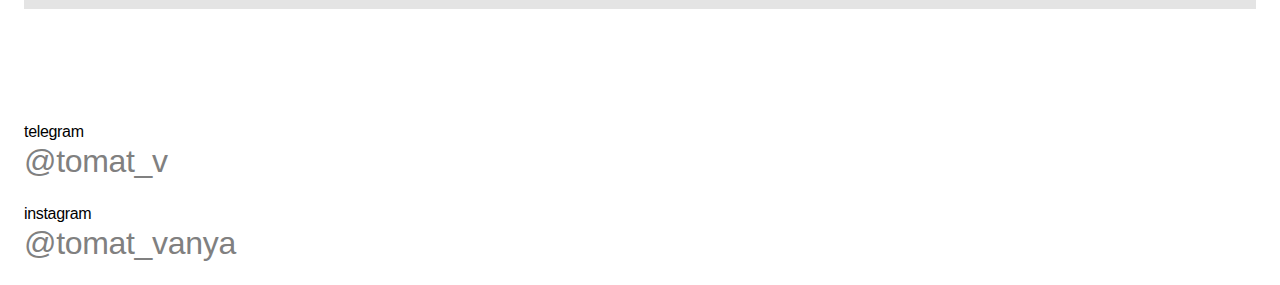
<file: modern arcitect.html>
<!DOCTYPE html>
<html lang="ru">
<head>
  <meta charset="UTF-8">
  <meta name="viewport" content="width=device-width, initial-scale=1.0">
  <meta http-equiv="X-UA-Compatible" content="ie=edge">
  <link rel="apple-touch-icon" sizes="180x180" href="favicon_package_v0.16/apple-touch-icon.png">
  <link rel="icon" type="image/png" sizes="32x32" href="favicon_package_v0.16/favicon-32x32.png">
  <link rel="icon" type="image/png" sizes="16x16" href="favicon_package_v0.16/favicon-16x16.png">
  <link rel="manifest" href="favicon_package_v0.16/site.webmanifest">
  <link rel="mask-icon" href="favicon_package_v0.16/safari-pinned-tab.svg" color="#5bbad5">
  <meta name="msapplication-TileColor" content="#da532c">
  <meta name="theme-color" content="#ffffff">
  <link rel="stylesheet" href="style/reset.css">
  <link rel="stylesheet" href="style/style.css">
  <link rel="stylesheet" href="style/case.css">
  <link rel="stylesheet" href="style/hover.css">
  <link rel="stylesheet" href="style/test.css">
  <link href="http://fonts.cdnfonts.com/css/sf-pro-display" rel="stylesheet">
  <title>Document</title>
  
  <!-- Yandex.Metrika counter -->
<script type="text/javascript" >
   (function(m,e,t,r,i,k,a){m[i]=m[i]||function(){(m[i].a=m[i].a||[]).push(arguments)};
   var z = null;m[i].l=1*new Date();
   for (var j = 0; j < document.scripts.length; j++) {if (document.scripts[j].src === r) { return; }}
   k=e.createElement(t),a=e.getElementsByTagName(t)[0],k.async=1,k.src=r,a.parentNode.insertBefore(k,a)})
   (window, document, "script", "https://mc.yandex.ru/metrika/tag.js", "ym");

   ym(90115595, "init", {
        clickmap:true,
        trackLinks:true,
        accurateTrackBounce:true
   });
</script>
<noscript><div><img src="https://mc.yandex.ru/watch/90115595" style="position:absolute; left:-9999px;" alt="" /></div></noscript>
<!-- /Yandex.Metrika counter -->
</head>
<body>
  <header>
    <div class="conteiner">
      <a href="index.html">← Назад</a>
      <nav class="header-li">
          <a href="https://oneginjpeg.notion.site/CV-c38f1813aa504d37ab695c79331581d2" target="_blank" class="small-p cv-button">CV.notion</a>
        <div class="mail"><a href="mailto:tomat.vanya@gmail.com" class="small-p">tomat.vanya@gmail.com</a></div>
      </nav>
    </div>
  </header>

  <div class="intro case-page">
    <div class="text-block">
      <p class="huge-p">Блог про архитектуру социалистического модернизма</p>
    </div>
  </div>

  <div class="works-overlay">
    <div class="case-grid">

      <div class="case-image-block case-grid-1-image-column">
        <img src="soviet/4.jpg" alt="" class="gallery-image">
      </div>

      <div class="case-image-block case-grid-1-image-column">
        <img src="soviet/3.jpg" alt="" class="gallery-image">
      </div>

      <div class="case-image-block case-grid-1-image-column">
        <img src="soviet/1.jpg" alt="" class="gallery-image">
      </div>

      <div class="case-image-block case-grid-1-image-column">
        <img src="soviet/2.jpg" alt="" class="gallery-image">
      </div>

      <div class="case-image-block case-grid-1-image-column">
        <img src="soviet/6.jpg" alt="" class="gallery-image">
      </div>

      <div class="case-image-block case-grid-1-image-column splited-image">
        <img src="soviet/7-1.jpg" alt="" class="gallery-image">
      </div>

      <div class="case-image-block case-grid-1-image-column splited-image">
        <img src="soviet/7-2.jpg" alt="" class="gallery-image">
      </div>

      <div class="case-image-block case-grid-1-image-column splited-image">
        <img src="soviet/7-3.jpg" alt="" class="gallery-image">
      </div>

      <div class="case-image-block case-grid-1-image-column splited-image">
        <img src="soviet/7-4.jpg" alt="" class="gallery-image">
      </div>

    </div>
  </div>

  <footer>
    <div class="text-block">
        <div class="link-to-social">
          <p class="small-p">telegram</p>
          <p class="large-p"><a href="https://t.me/tomat_v" target="_blank" class="text-gray">@tomat_v</a></p>
        </div>
        <div class="link-to-social">
          <p class="small-p">instagram</p>
          <p class="large-p"><a href="https://www.instagram.com/tomat.vanya/" target="_blank" class="text-gray">@tomat_vanya</a></p>
        </div>
      </div>
  </footer>
</body>
</html>
</file>
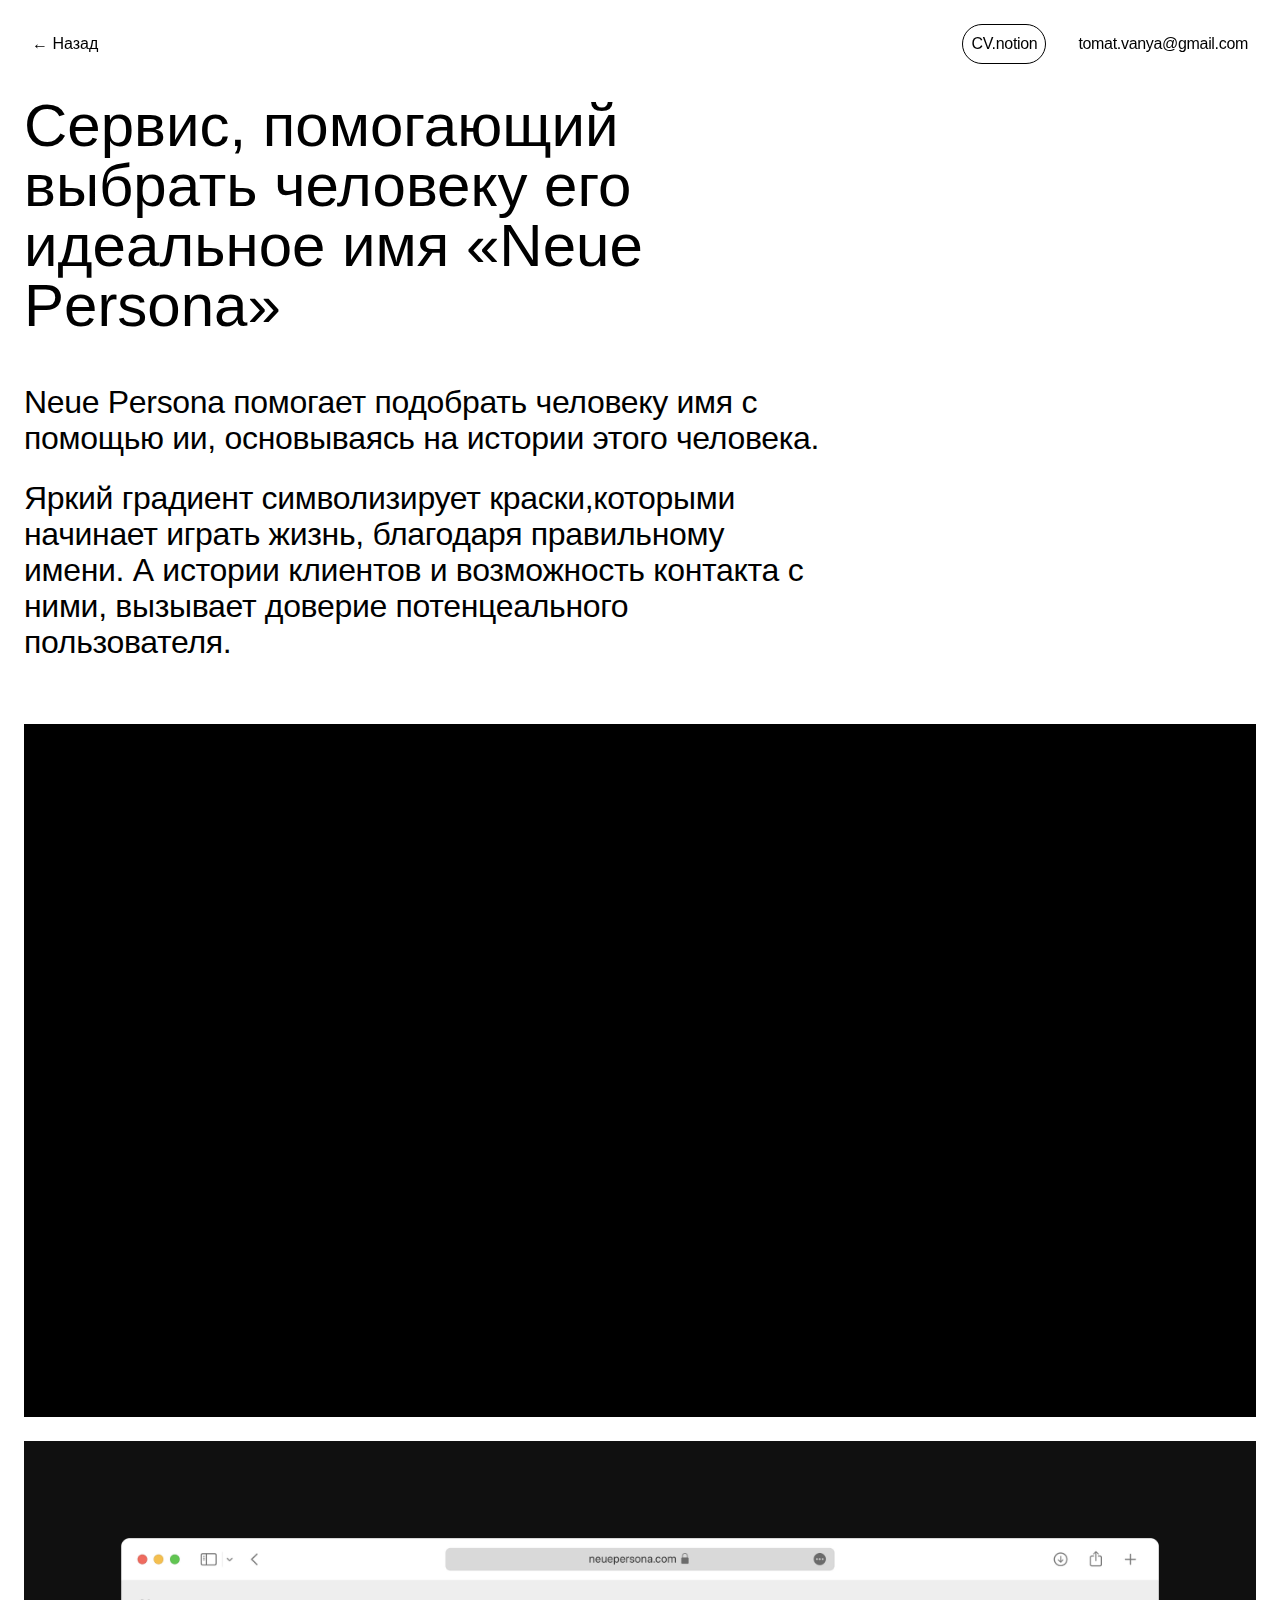
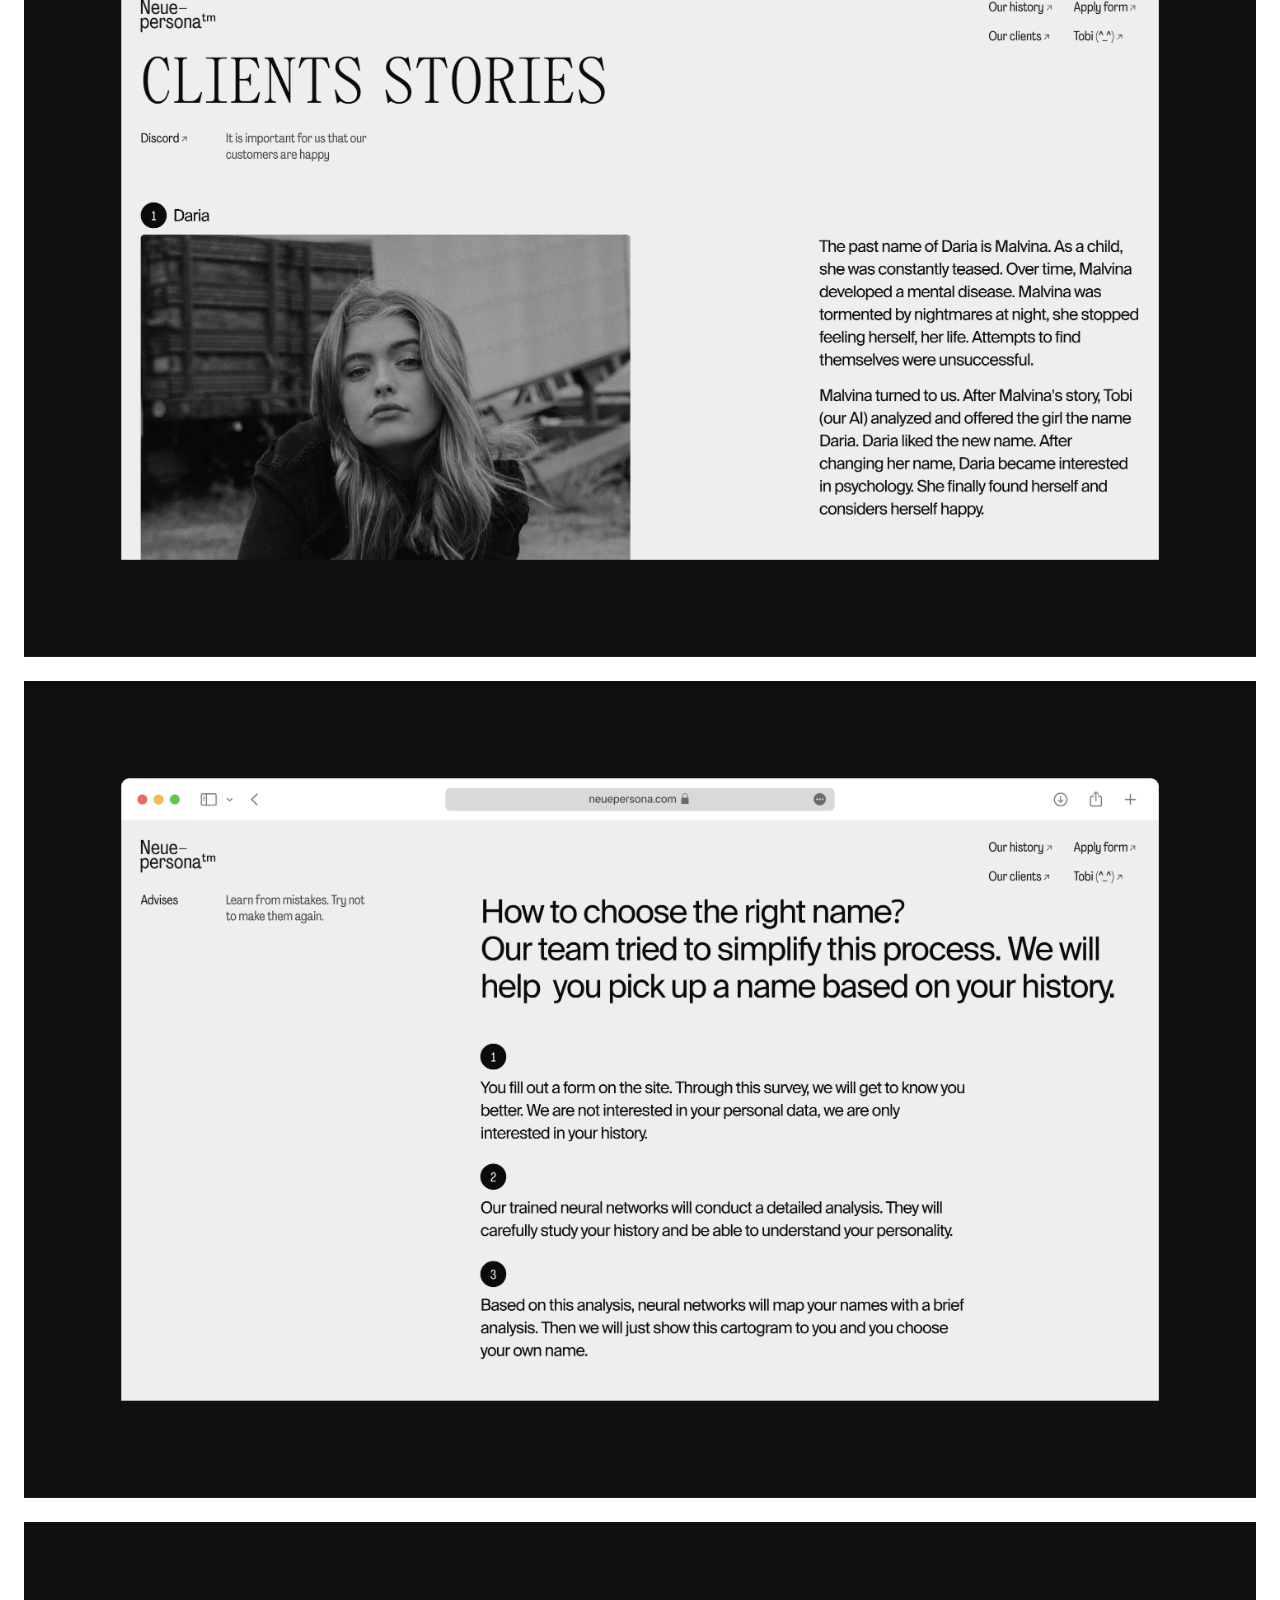
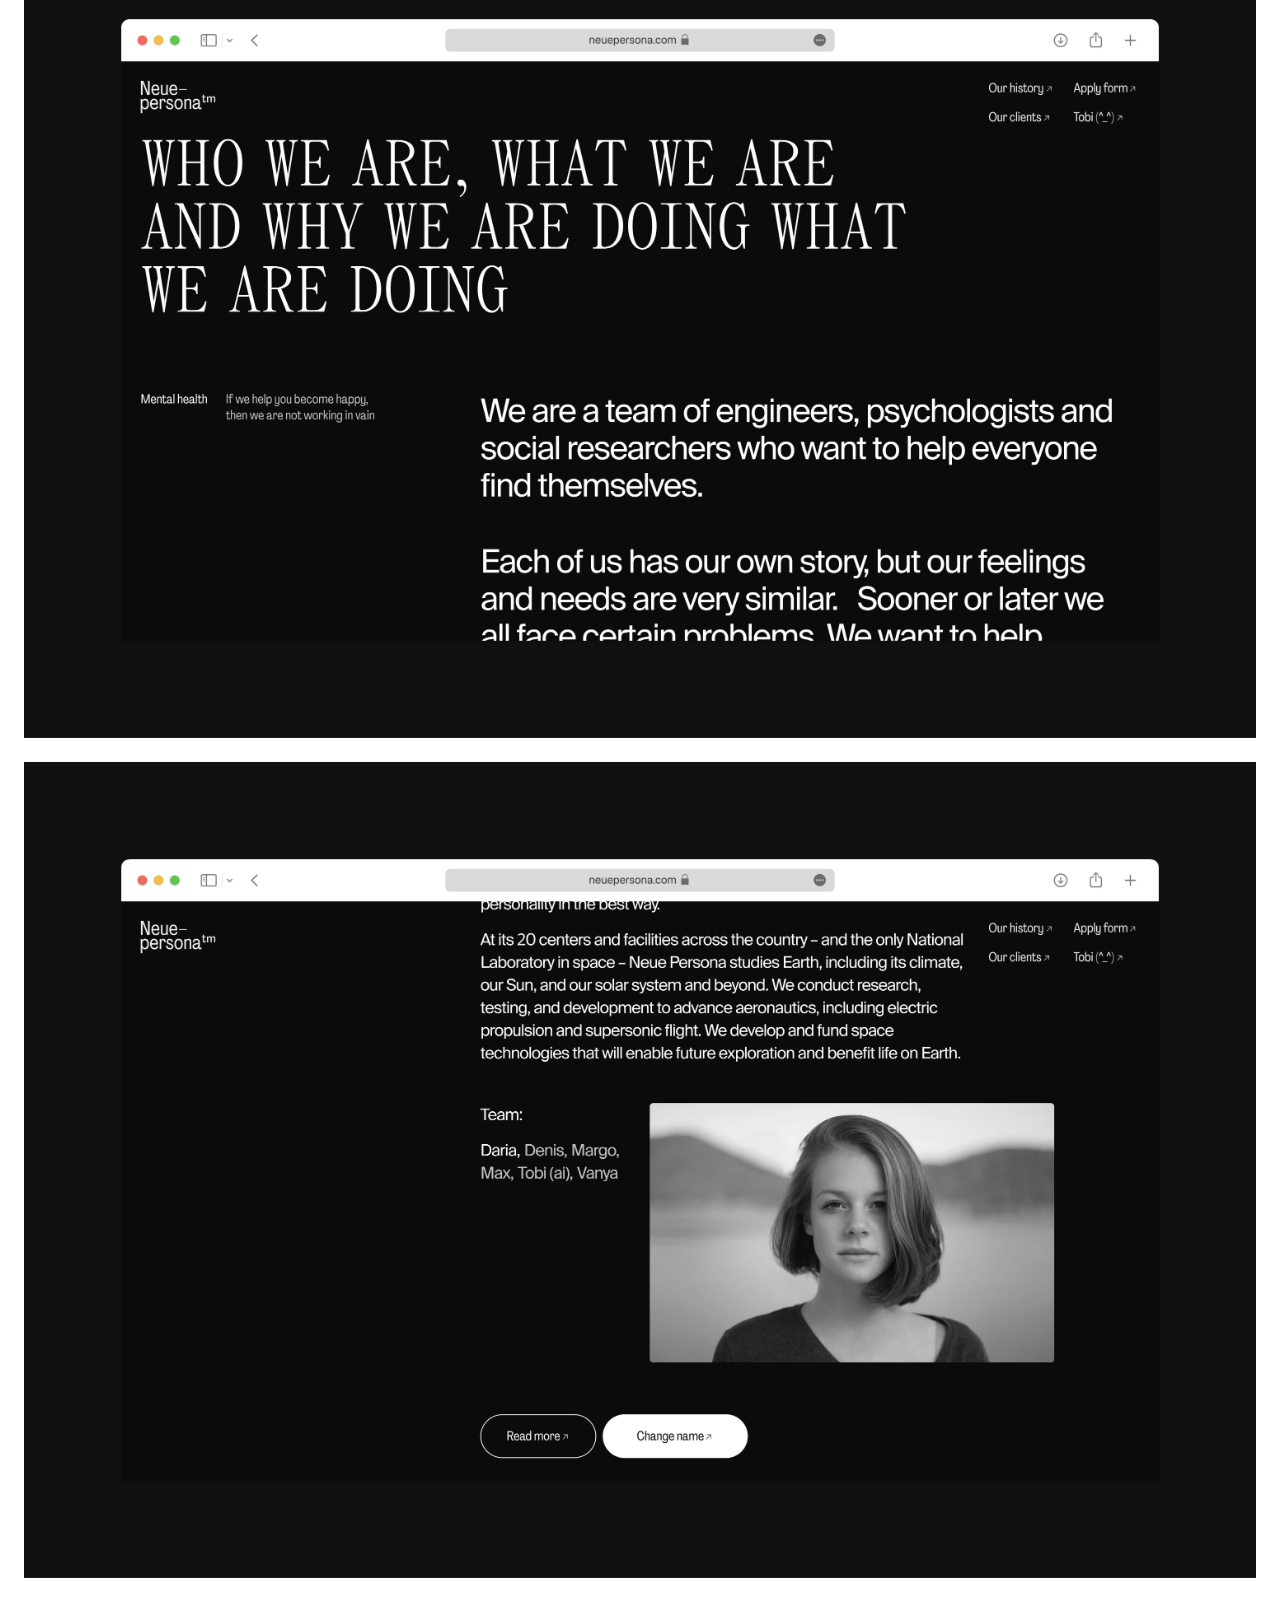
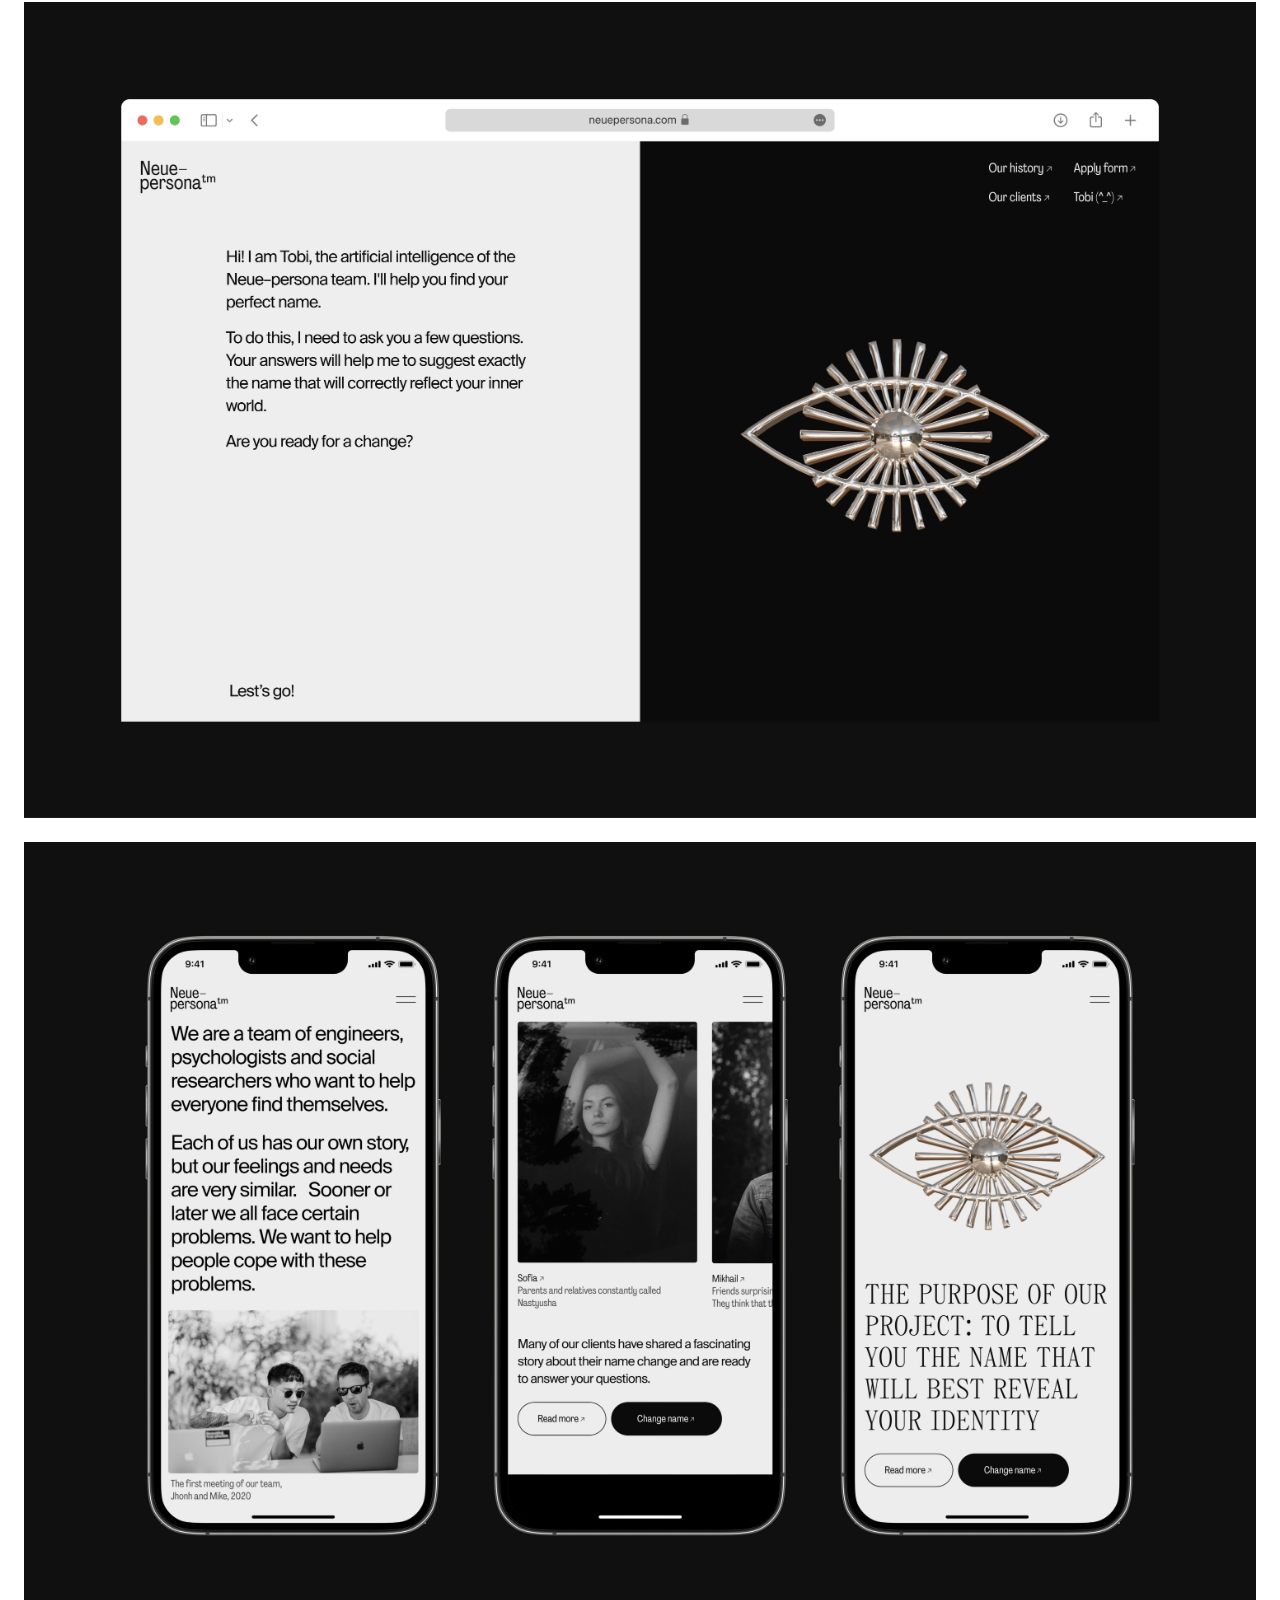
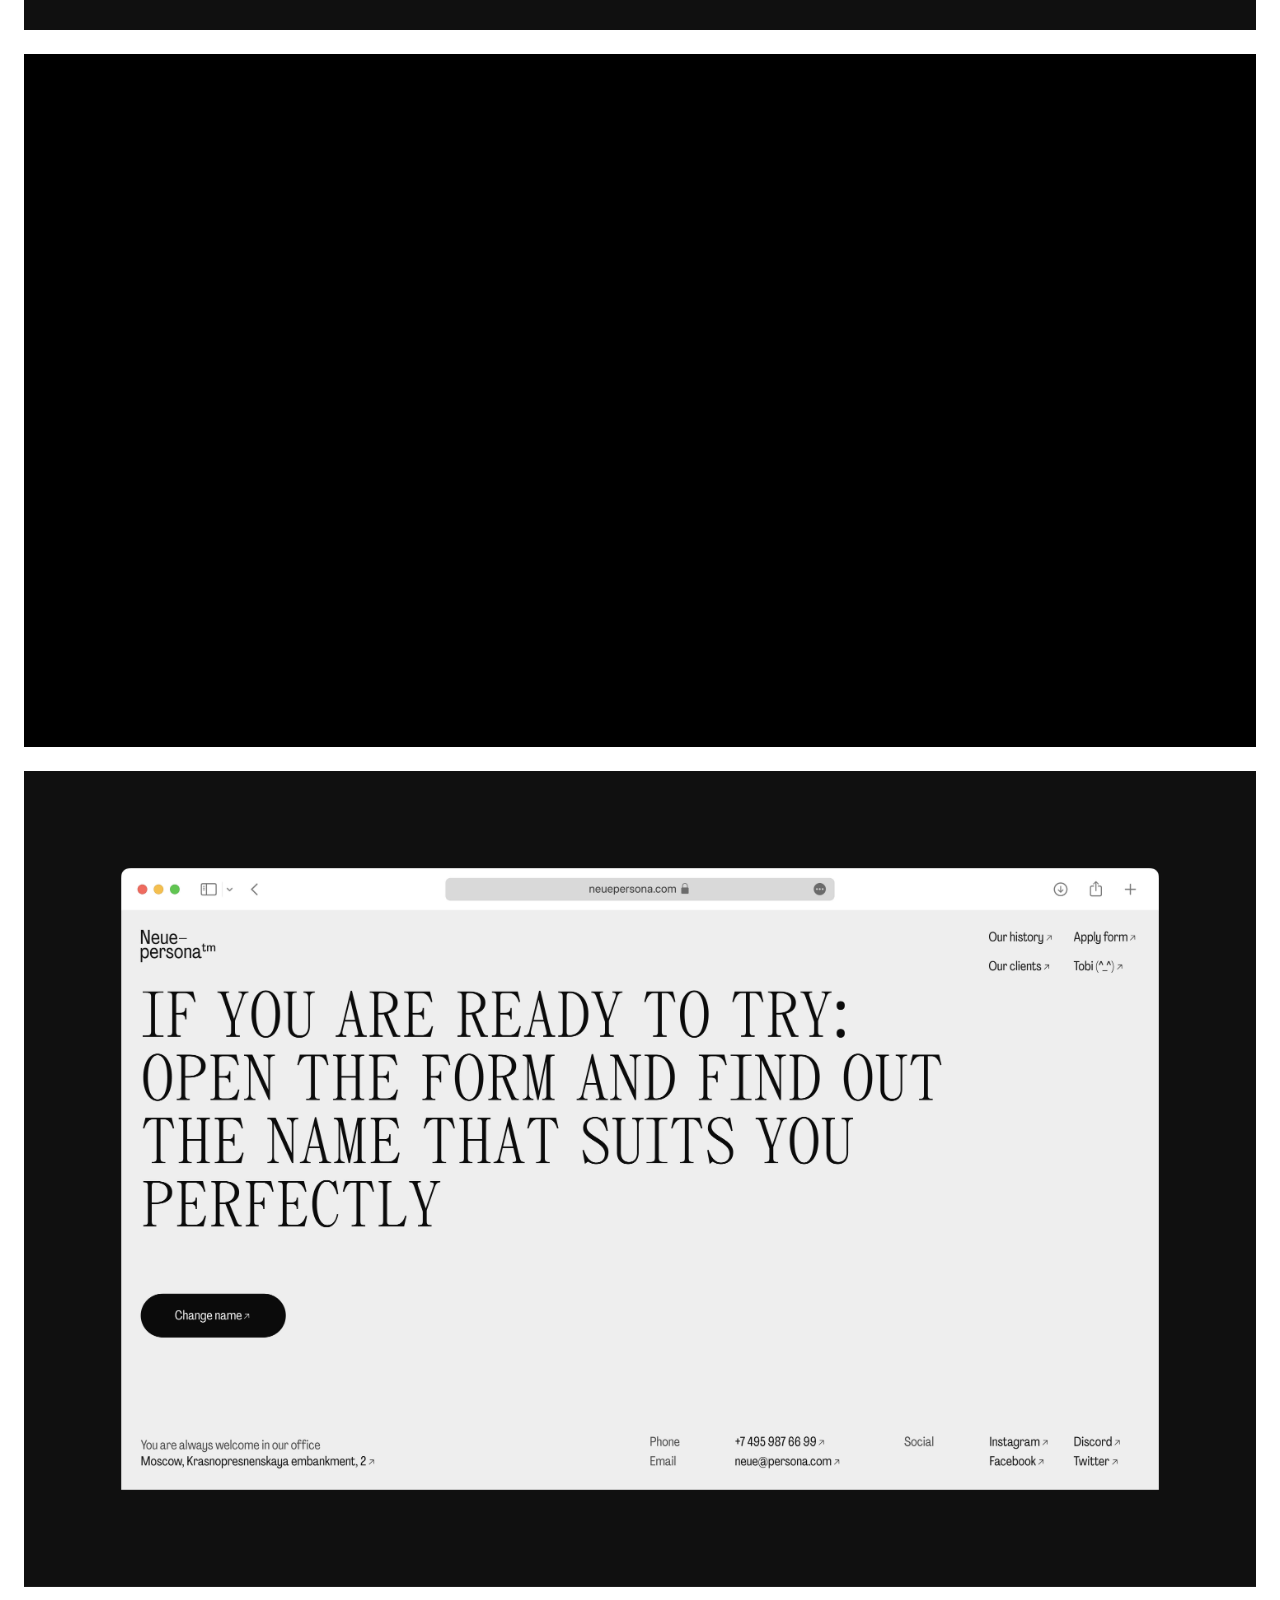
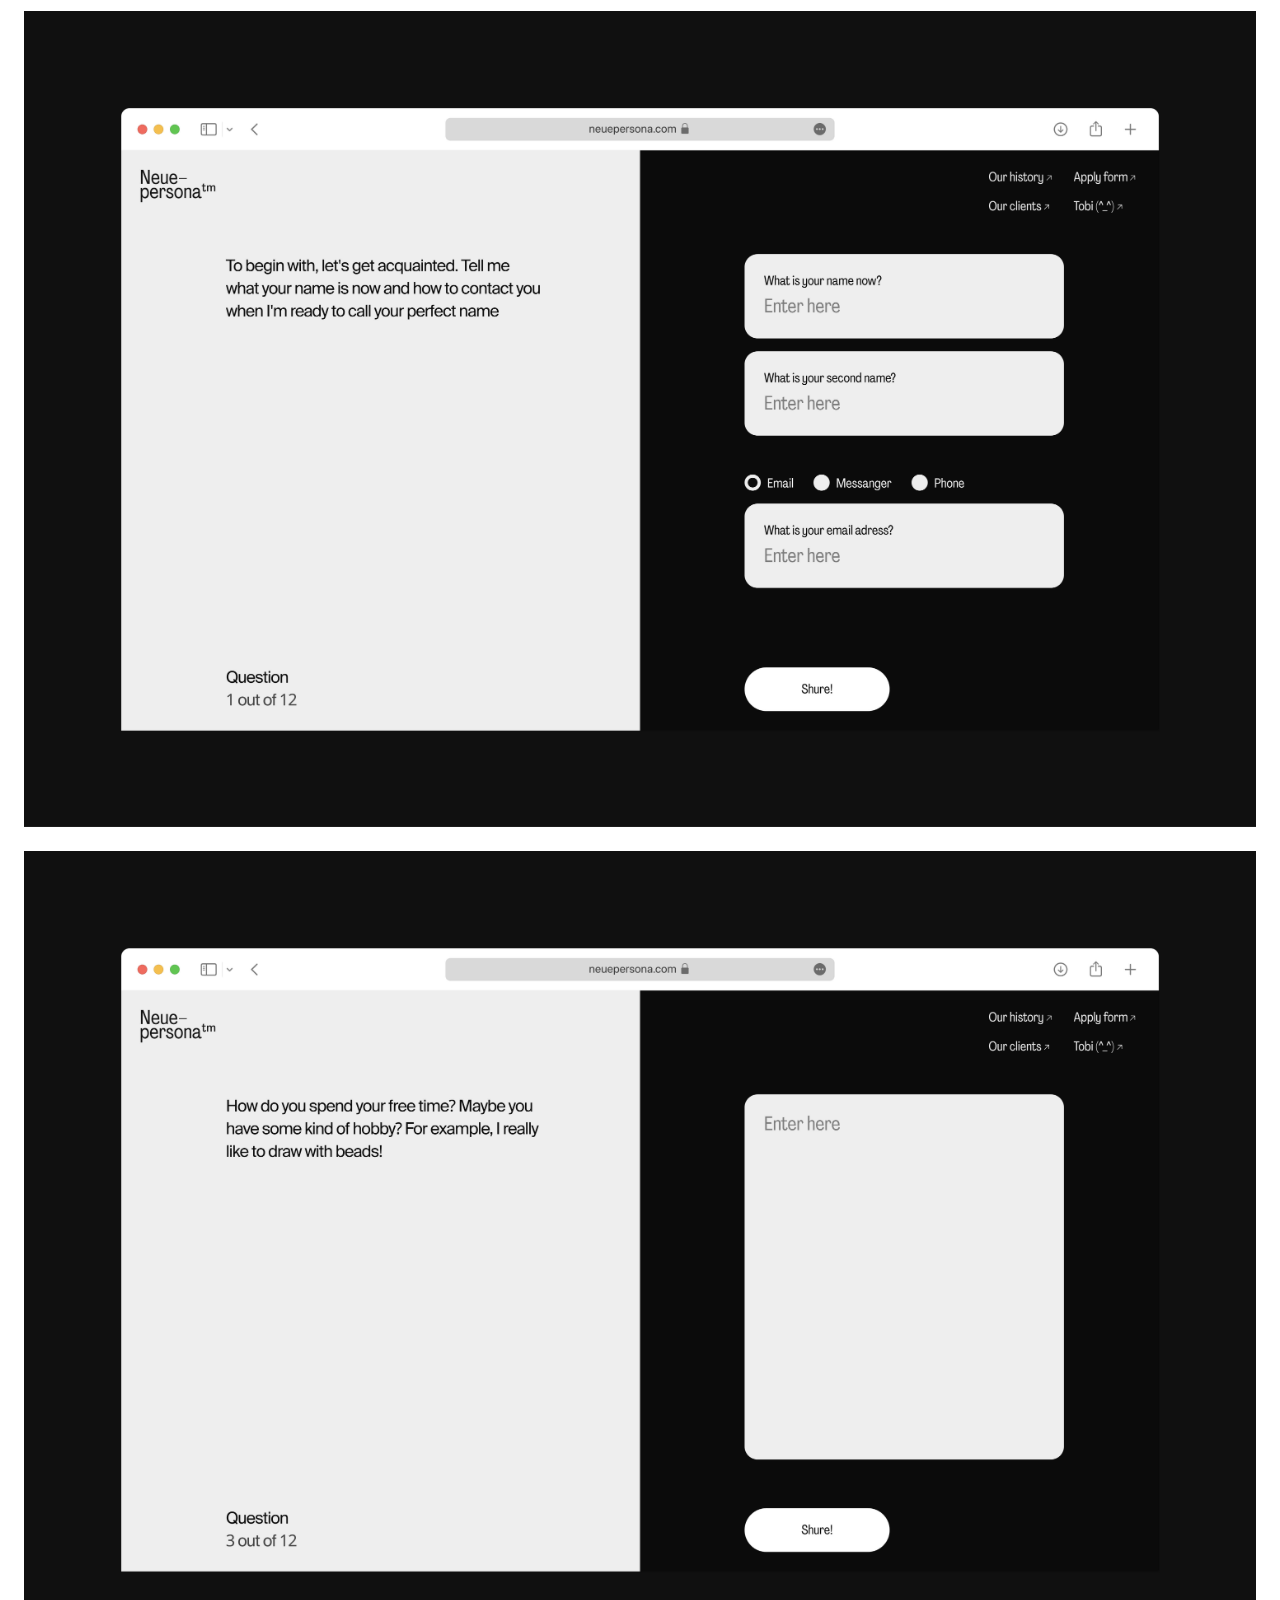
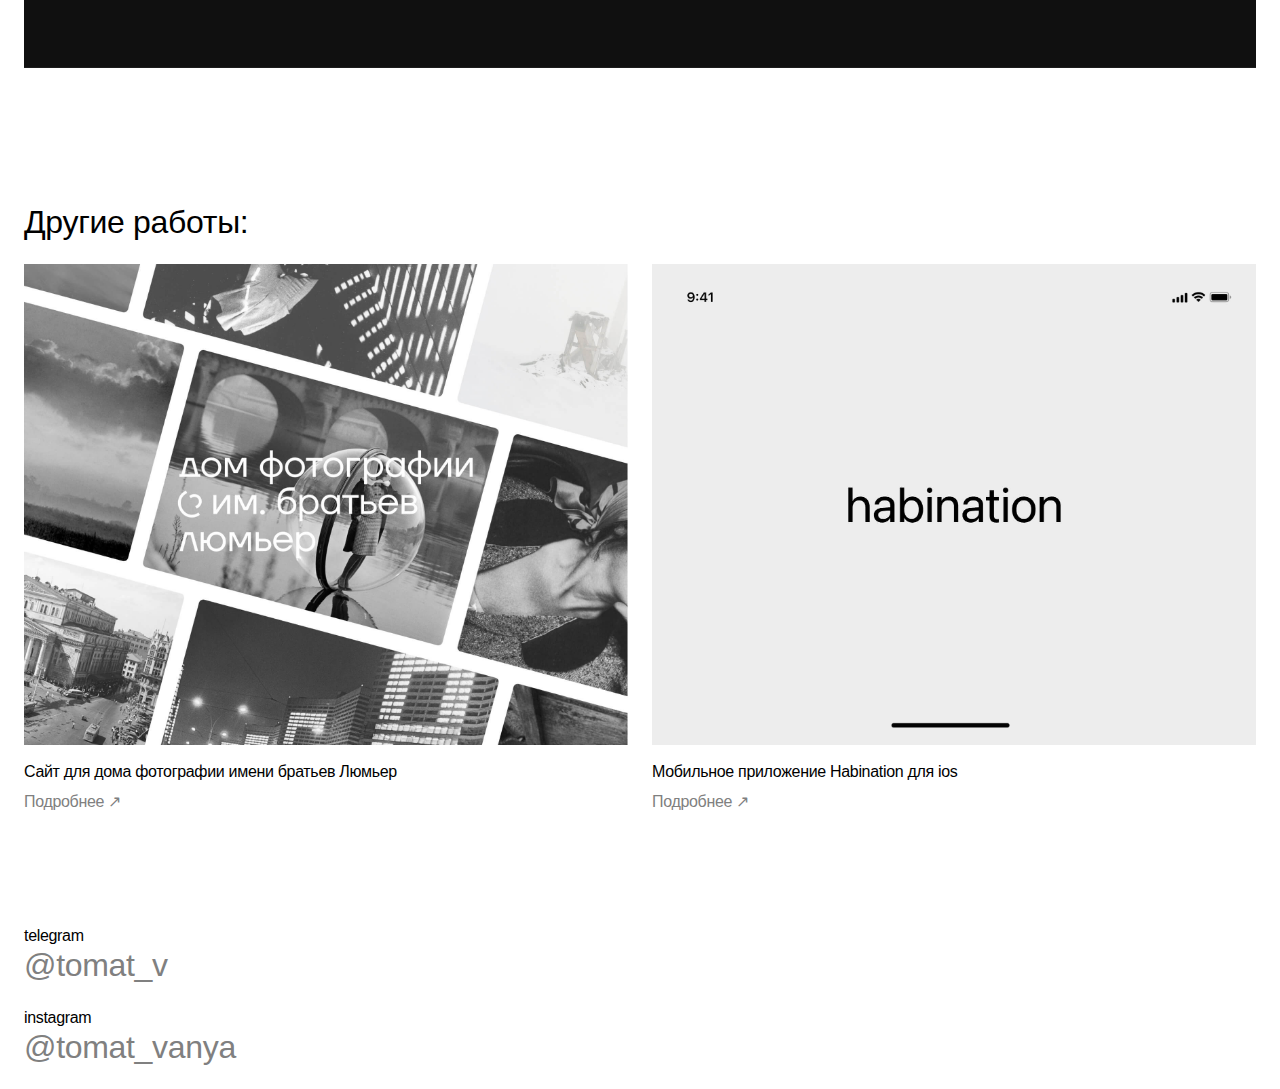
<file: persona.html>
<!DOCTYPE html>
<html lang="ru">
<head>
  <meta charset="UTF-8">
  <meta name="viewport" content="width=device-width, initial-scale=1.0">
  <meta http-equiv="X-UA-Compatible" content="ie=edge">
  <link rel="apple-touch-icon" sizes="180x180" href="favicon_package_v0.16/apple-touch-icon.png">
  <link rel="icon" type="image/png" sizes="32x32" href="favicon_package_v0.16/favicon-32x32.png">
  <link rel="icon" type="image/png" sizes="16x16" href="favicon_package_v0.16/favicon-16x16.png">
  <link rel="manifest" href="favicon_package_v0.16/site.webmanifest">
  <link rel="mask-icon" href="favicon_package_v0.16/safari-pinned-tab.svg" color="#5bbad5">
  <meta name="msapplication-TileColor" content="#da532c">
  <meta name="theme-color" content="#ffffff">
  <link rel="stylesheet" href="style/reset.css">
  <link rel="stylesheet" href="style/case.css">
  <link rel="stylesheet" href="style/style.css">
  <link rel="stylesheet" href="style/hover.css">
  <link rel="stylesheet" href="style/test.css">
  <link href="http://fonts.cdnfonts.com/css/sf-pro-display" rel="stylesheet">
  <title>Neue Persona</title>
  <script type="text/javascript">
  function resizeIframe(obj){
     obj.style.height = 0;
     obj.style.height = obj.contentWindow.document.body.scrollHeight + 'px';
  }
</script>
  <!-- Yandex.Metrika counter -->
<script type="text/javascript" >
   (function(m,e,t,r,i,k,a){m[i]=m[i]||function(){(m[i].a=m[i].a||[]).push(arguments)};
   var z = null;m[i].l=1*new Date();
   for (var j = 0; j < document.scripts.length; j++) {if (document.scripts[j].src === r) { return; }}
   k=e.createElement(t),a=e.getElementsByTagName(t)[0],k.async=1,k.src=r,a.parentNode.insertBefore(k,a)})
   (window, document, "script", "https://mc.yandex.ru/metrika/tag.js", "ym");

   ym(90115595, "init", {
        clickmap:true,
        trackLinks:true,
        accurateTrackBounce:true
   });
</script>
<noscript><div><img src="https://mc.yandex.ru/watch/90115595" style="position:absolute; left:-9999px;" alt="" /></div></noscript>
<!-- /Yandex.Metrika counter -->
</head>
<body>
  <header>
    <div class="conteiner">
      <a href="index.html">← Назад</a>
      <nav class="header-li">
          <a href="https://oneginjpeg.notion.site/CV-c38f1813aa504d37ab695c79331581d2" target="_blank" class="small-p cv-button">CV.notion</a>
        <div class="mail"><a href="mailto:tomat.vanya@gmail.com" class="small-p">tomat.vanya@gmail.com</a></div>
      </nav>
    </div>
  </header>

  <div class="intro case-page">
    <div class="text-block">
      <p class="huge-p">Сервис, помогающий выбрать человеку его идеальное имя «Neue Persona»</p>
      <p class="large-p case-width">Neue Persona помогает подобрать человеку имя с помощью ии, основываясь на истории этого человека.</p>
      <p class="large-p case-width">Яркий градиент символизирует краски,которыми начинает играть жизнь, благодаря правильному имени. А истории клиентов и возможность контакта с ними, вызывает доверие потенцеального пользователя.</p>
    </div>
  </div>

  <div class="works-overlay">
    <div class="case-grid">

      <div class="case-image-block case-grid-1-image-column bg-black">
        <div class="iframe-container">
          <iframe src="https://drive.google.com/file/d/1VwAeq7opVLbuZPxh5APTskopQTUewXet/preview" width="640" height="480" allow="autoplay"></iframe>
        </div>
      </div>

      <div class="case-image-block case-grid-1-image-column">
        <img src="persona/1.jpg" alt="" class="gallery-image">
      </div>

      <div class="case-image-block case-grid-1-image-column">
        <img src="persona/2.jpg" alt="" class="gallery-image">
      </div>

      <div class="case-image-block case-grid-1-image-column">
        <img src="persona/3.jpg" alt="" class="gallery-image">
      </div>

      <div class="case-image-block case-grid-1-image-column">
        <img src="persona/4.jpg" alt="" class="gallery-image">
      </div>

      <div class="case-image-block case-grid-1-image-column">
        <img src="persona/5.jpg" alt="" class="gallery-image">
      </div>

      <div class="case-image-block case-grid-1-image-column">
        <img src="persona/9.jpg" alt="" class="gallery-image">
      </div>

      <div class="case-image-block case-grid-1-image-column bg-black">
        <div class="iframe-container">
          <iframe src="https://drive.google.com/file/d/1mYxIzkzKMBOY8x6GR2nQY0pRmHAgRMAq/preview" width="640" height="480" allow="autoplay"></iframe>
        </div>
      </div>

      <div class="case-image-block case-grid-1-image-column">
        <img src="persona/6.jpg" alt="" class="gallery-image">
      </div>

      <div class="case-image-block case-grid-1-image-column">
        <img src="persona/7.jpg" alt="" class="gallery-image">
      </div>

      <div class="case-image-block case-grid-1-image-column">
        <img src="persona/8.jpg" alt="" class="gallery-image">
      </div>
    </div>
  </div>

  <div class="works-overlay margin-top-64">
    <p class="large-p">Другие работы:</p>
    <div class="secondary-works-grid">
      <a href="lumiere.html" class="secondary-works-grid-2-columns-left">
        <div class="case-s-cover-image">
          <div class="case-cover-image-corner-top"></div>
          <div class="case-cover-image-corner-bottom"></div>
          <div class="case-cover-image-edge-left"></div>
          <div class="case-cover-image-edge-bottom"></div>
          <img src="covers/1-1920@2x.jpg" alt="">
        </div>
        <div class="case-content-info-s">
          <p class="small-p margin-bottom-8">Сайт для дома фотографии имени братьев Люмьер</p>
          <p class="small-p text-gray">Подробнее ↗</p>
        </div>
      </a>

      <a href="habination.html" class="secondary-works-grid-2-columns-right">
        <div class="case-s-cover-image">
          <div class="case-cover-image-corner-top"></div>
          <div class="case-cover-image-corner-bottom"></div>
          <div class="case-cover-image-edge-left"></div>
          <div class="case-cover-image-edge-bottom"></div>
          <img src="covers/2-1920@2x.jpg" alt="">
        </div>
        <div class="case-content-info-s">
          <p class="small-p margin-bottom-8">Мобильное приложение Habination для ios</p>
          <p class="small-p text-gray">Подробнее ↗</p>
        </div>
      </a>
    </div>
  </div>

  <footer>
    <div class="text-block">
        <div class="link-to-social">
          <p class="small-p">telegram</p>
          <p class="large-p"><a href="https://t.me/tomat_v" target="_blank" class="text-gray">@tomat_v</a></p>
        </div>
        <div class="link-to-social">
          <p class="small-p">instagram</p>
          <p class="large-p"><a href="https://www.instagram.com/tomat.vanya/" class="text-gray">@tomat_vanya</a></p>
        </div>
      </div>
  </footer>
</body>
</html>
</file>
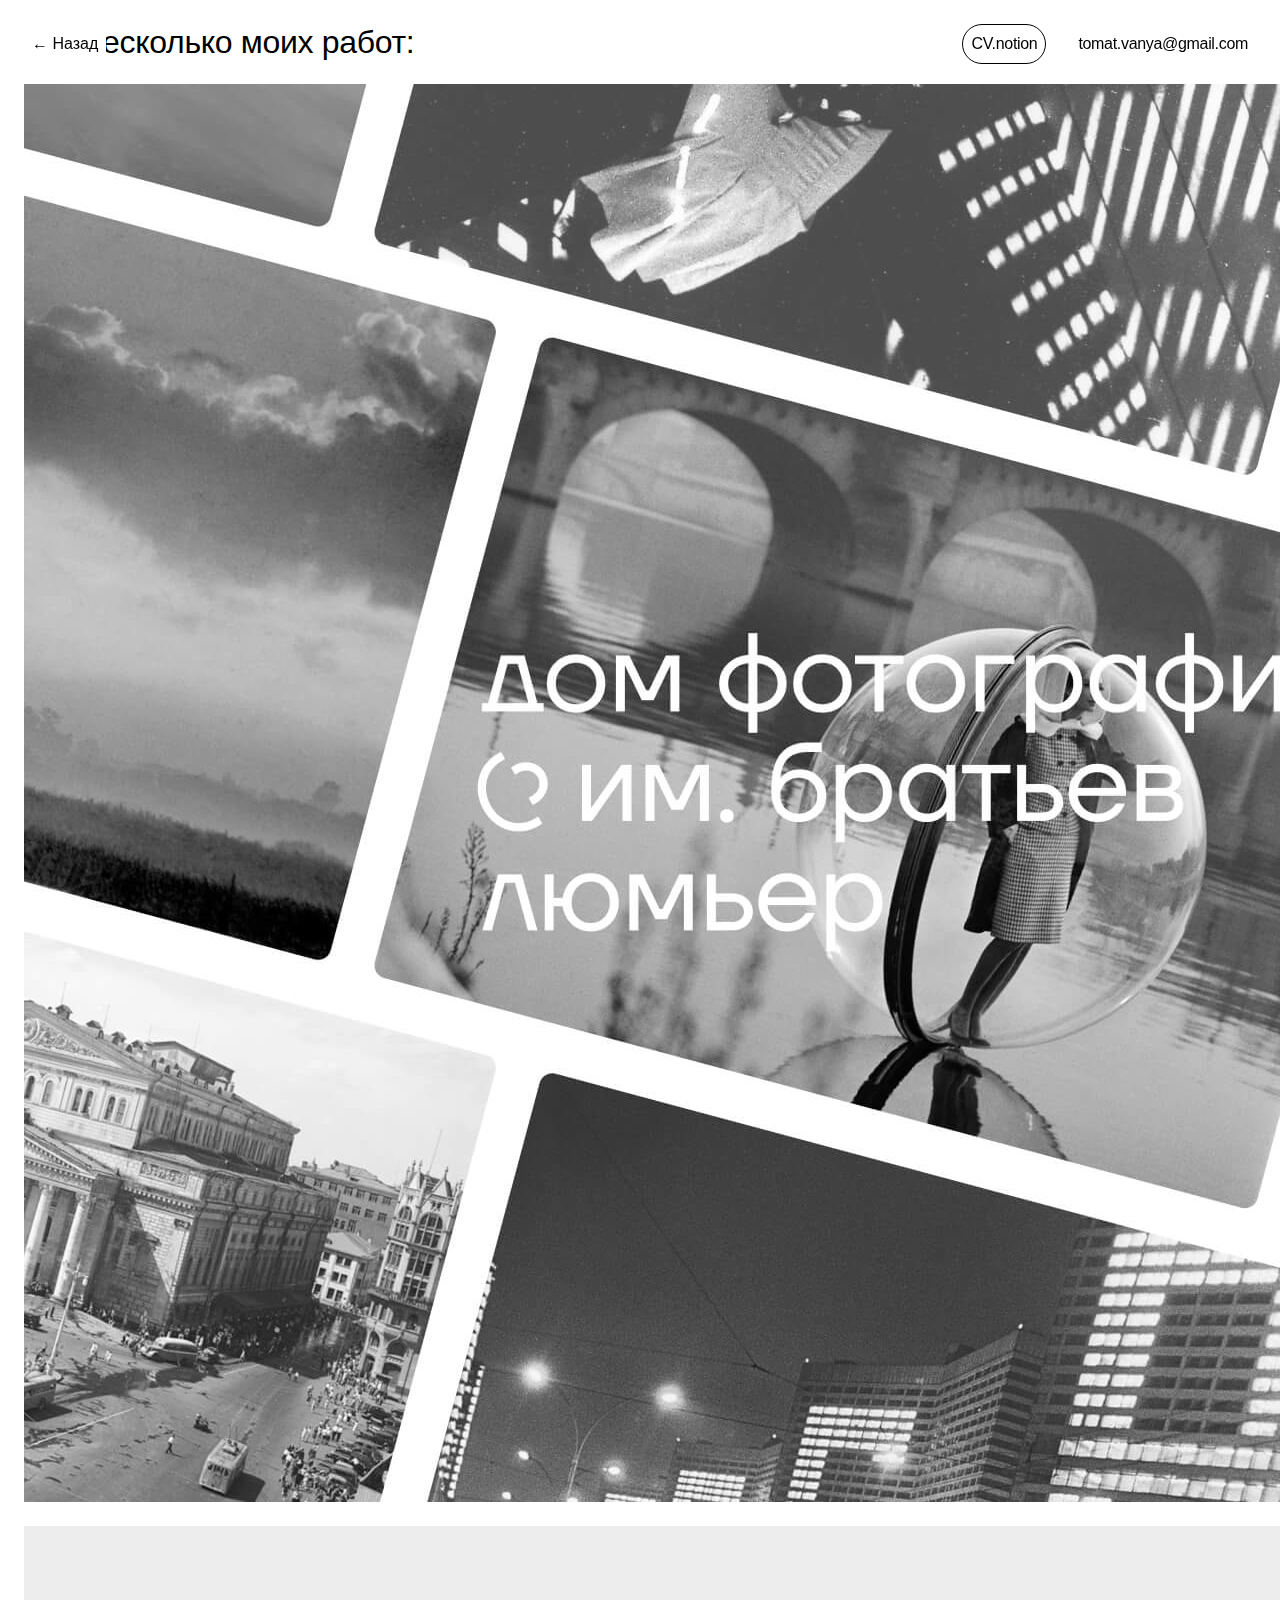
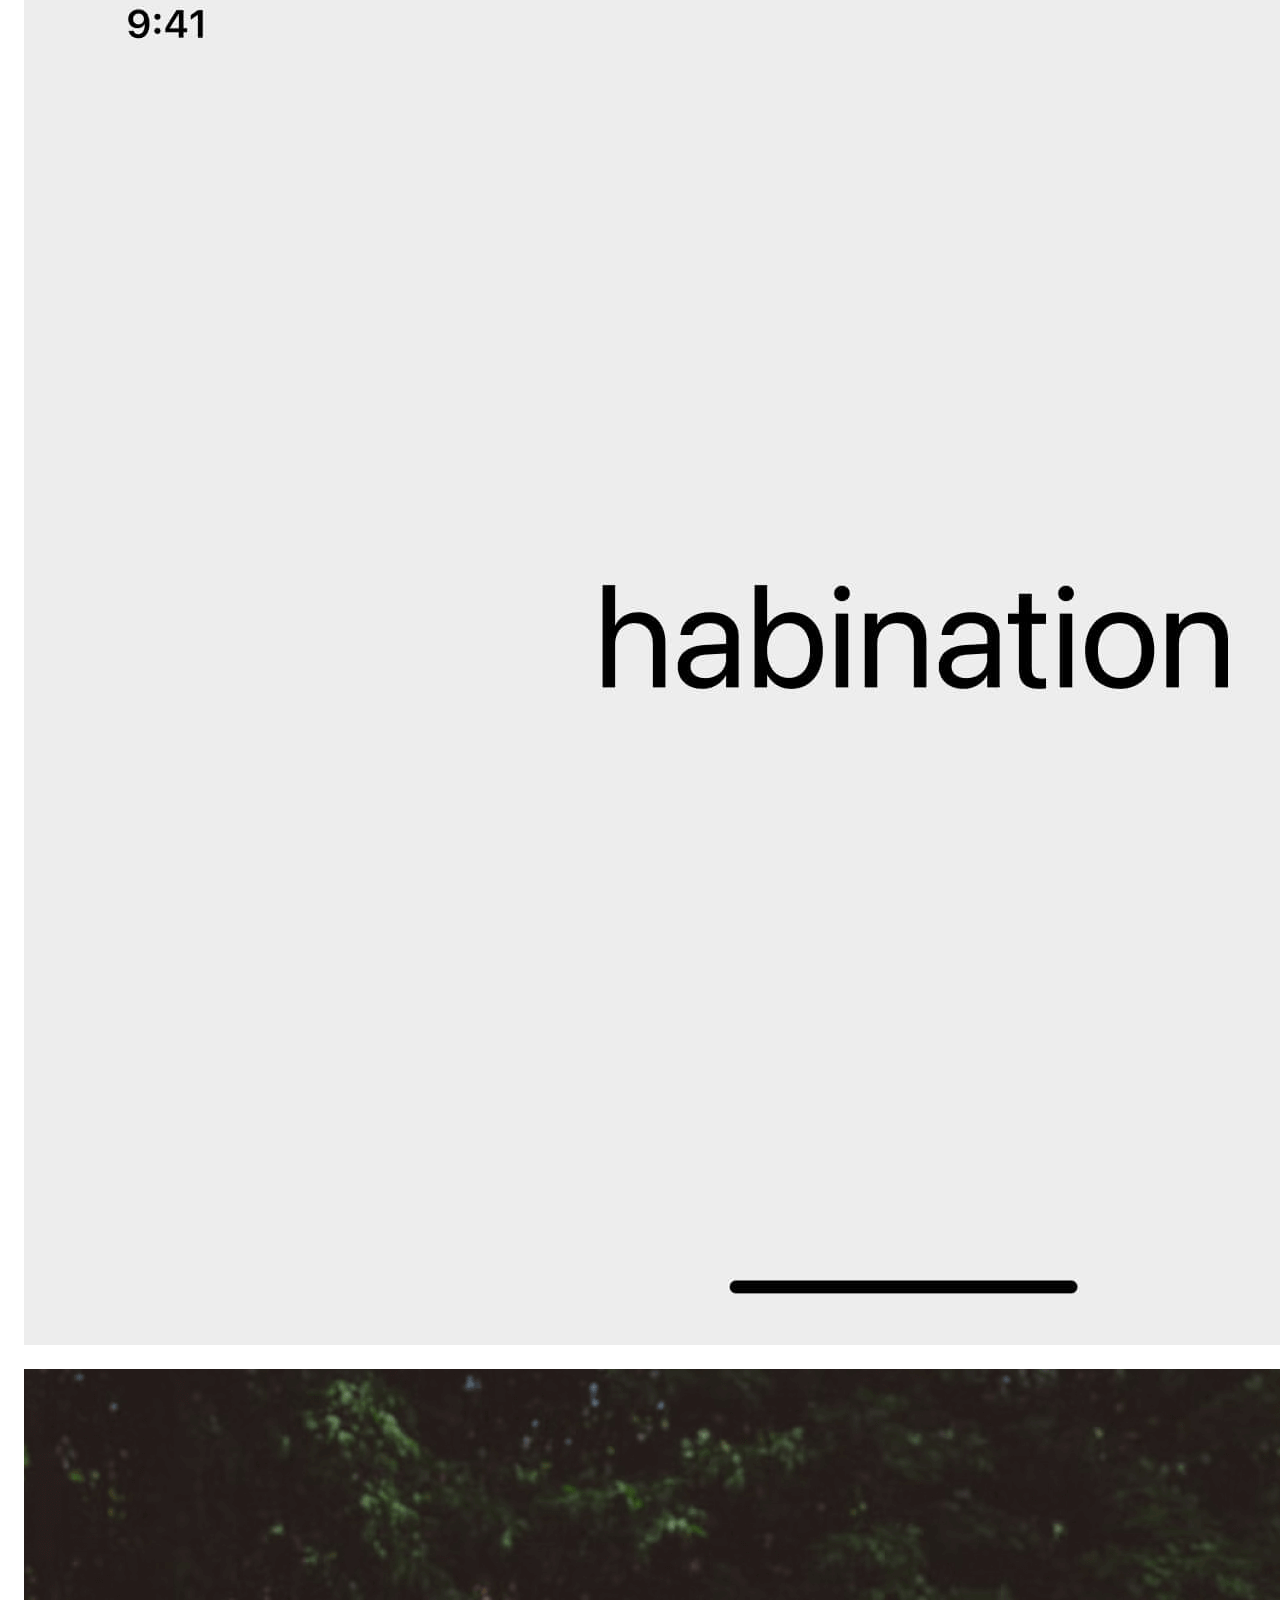
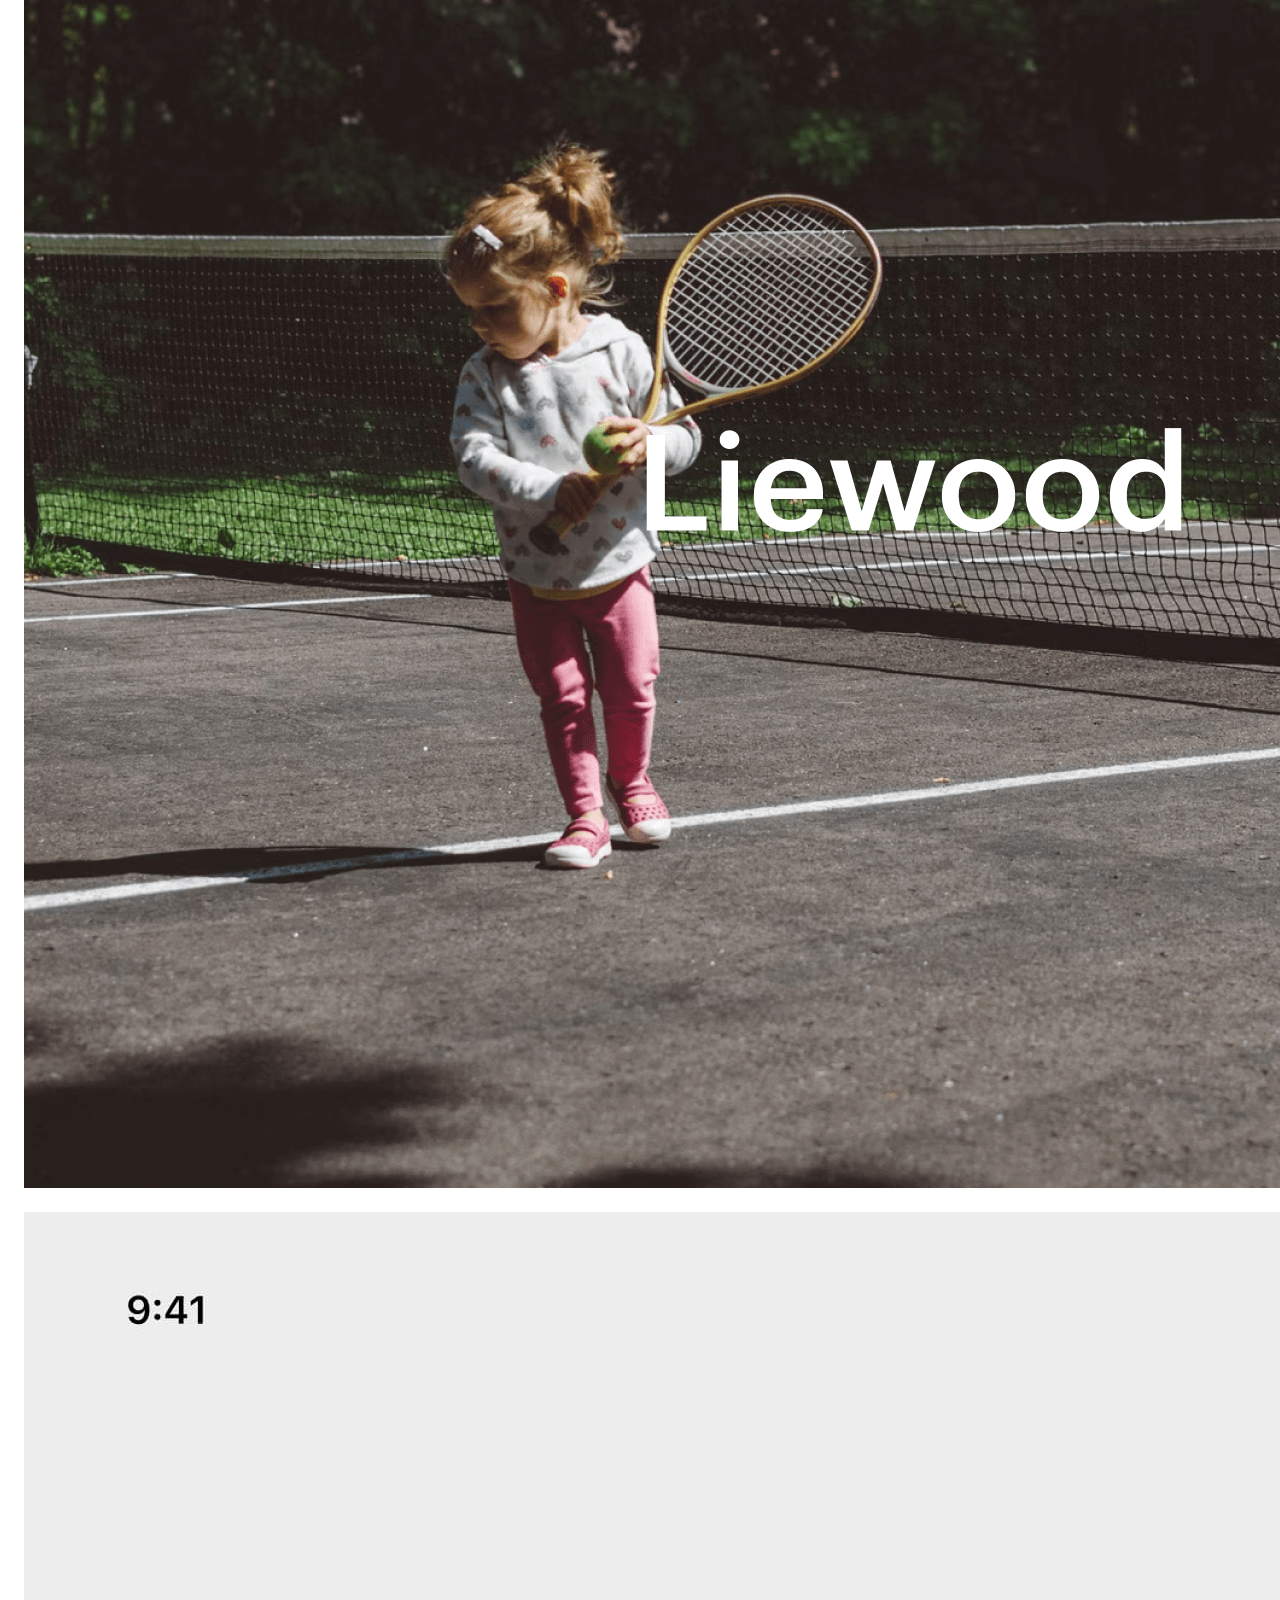
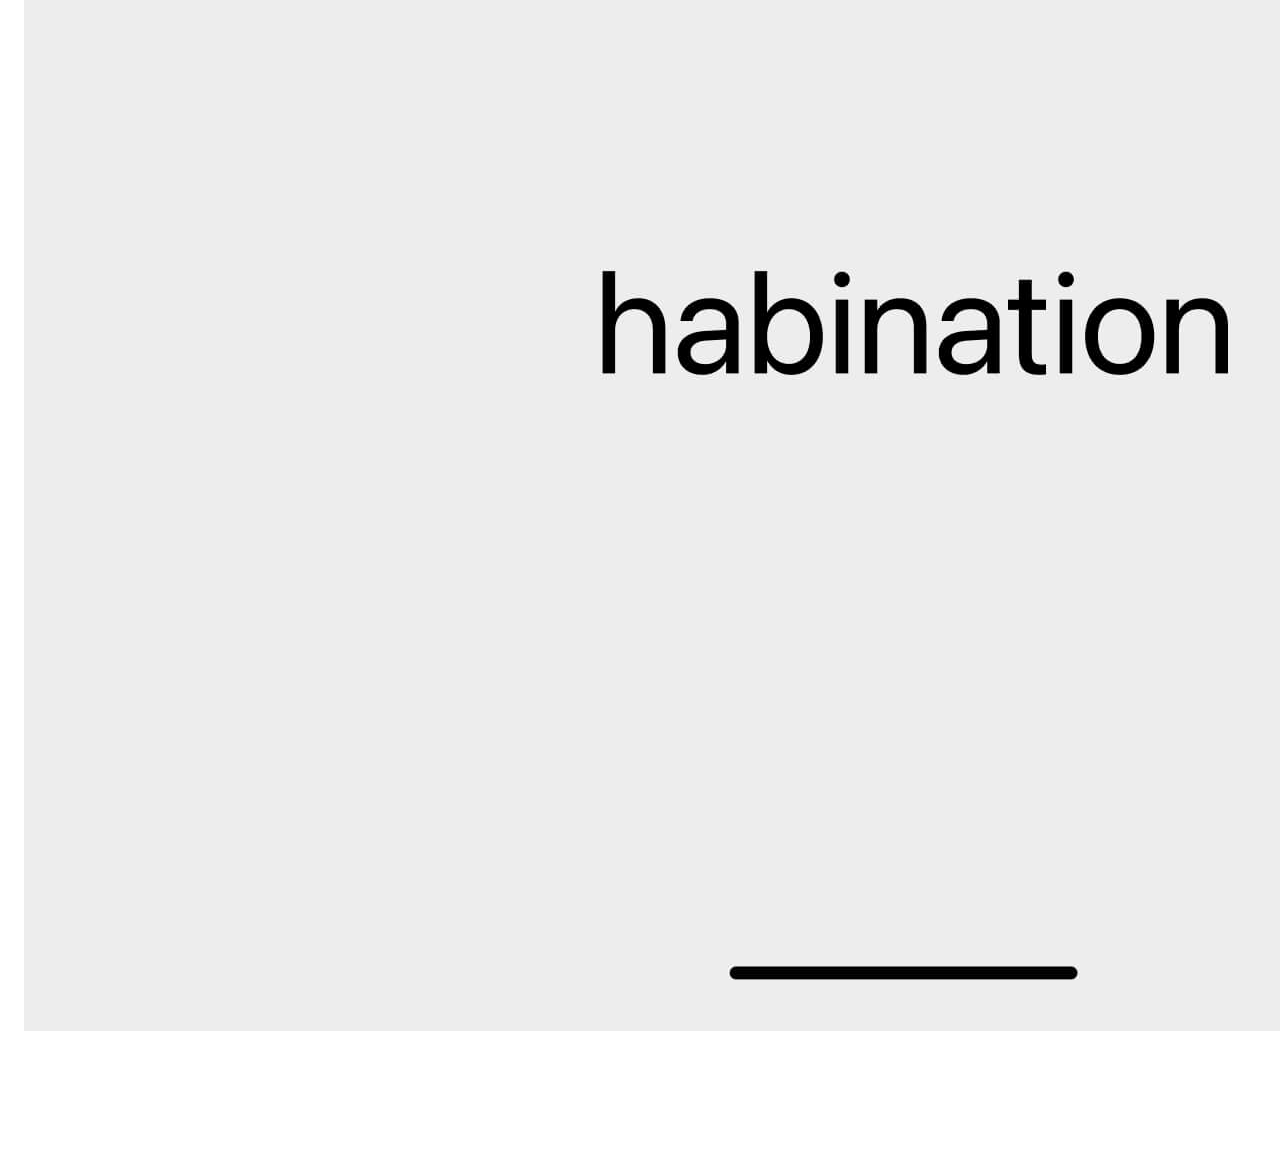
<file: test.html>
<!DOCTYPE html>
<html lang="ru">
<head>
  <meta charset="UTF-8">
  <meta name="viewport" content="width=device-width, initial-scale=1.0">
  <meta http-equiv="X-UA-Compatible" content="ie=edge">
  <link rel="stylesheet" href="style/reset.css">
  <link rel="stylesheet" href="style/case.css">
  <link rel="stylesheet" href="style/style.css">
  <link rel="stylesheet" href="style/test.css">
  <link href="http://fonts.cdnfonts.com/css/sf-pro-display" rel="stylesheet">
  <title>Document</title>
</head>
<body>
  <header>
    <div class="conteiner">
      <a href="index.html">← Назад</a>
      <nav class="header-li">
          <a href="https://oneginjpeg.notion.site/CV-c38f1813aa504d37ab695c79331581d2" target="_blank" class="small-p cv-button">CV.notion</a>
        <div class="mail"><a href="mailto:tomat.vanya@gmail.com" class="small-p">tomat.vanya@gmail.com</a></div>
      </nav>
    </div>
  </header>

  <div class="works-overlay">
    <p class="large-p">Вот несколько моих работ:</p>
    <div class="overlay-grid">
      <a href="#" class="works-grid">
        <div class="case-cover-image">
          <div class="case-cover-image-corner-top"></div>
          <div class="case-cover-image-corner-bottom"></div>
          <div class="case-cover-image-edge-left"></div>
          <div class="case-cover-image-edge-bottom"></div>
          <img src="covers/1-1920@2x.jpg" alt="">
        </div>
        <div class="case-content">
          <p class="large-p number-margin">1</p>
          <div class="case-content-info">
            <p class="large-p work-description-width">Сайт и айдентика для дома фотографии им. братьев Люмьер</p>
            <p class="large-p text-gray">Подробнее ↗</p>
          </div>
        </div>
      </a>

      <a href="habination.html" class="works-grid">
          <div class="case-cover-image">
            <div class="case-cover-image-corner-top"></div>
            <div class="case-cover-image-corner-bottom"></div>
            <div class="case-cover-image-edge-left"></div>
            <div class="case-cover-image-edge-bottom"></div>
            <img src="covers/2-1920@2x.jpg" alt="">
          </div>
        <div class="case-content">
          <p class="large-p number-margin">2</p>
          <div class="case-content-info">
            <p class="large-p work-description-width">Мобильное приложение habination для ios</p>
            <p class="large-p text-gray">Подробнее ↗</p>
          </div>
        </div>
      </a>

      <a href="liwood.html" class="works-grid">
        <div class="case-cover-image">
          <div class="case-cover-image-corner-top"></div>
          <div class="case-cover-image-corner-bottom"></div>
          <div class="case-cover-image-edge-left"></div>
          <div class="case-cover-image-edge-bottom"></div>
          <img src="covers/3-1920@2x.jpg" alt="">
        </div>
        <div class="case-content">
          <p class="large-p number-margin">3</p>
          <div class="case-content-info">
            <p class="large-p work-description-width">Интернет магазин для бренда, делающего продукты для молодых семей Liewood</p>
            <p class="large-p text-gray">Подробнее ↗</p>
          </div>
        </div>
      </a>

      <a href="#" class="works-grid">
        <div class="case-cover-image">
          <div class="case-cover-image-corner-top"></div>
          <div class="case-cover-image-corner-bottom"></div>
          <div class="case-cover-image-edge-left"></div>
          <div class="case-cover-image-edge-bottom"></div>
          <img src="covers/2-1920@2x.jpg" alt="">
        </div>
        <div class="case-content">
          <p class="large-p number-margin">4</p>
          <div class="case-content-info">
            <p class="large-p work-description-width">Мобильное приложение habination для ios</p>
            <p class="large-p text-gray">Подробнее ↗</p>
          </div>
        </div>
      </a>

    </div>
  </div>
</body>
</html>
</file>
<file: style/style.css>
body {
  font-family: 'SF Pro Display', sans-serif;
  padding: 24px;
}

header {
  width: 100%;
  position: fixed;
  margin-right: 50px;
  z-index: 1000;
}

.case-page {
  margin-top: 72px;
}

.case-content {
  display: flex;
  flex-direction: column;
  justify-content: space-between;
}

.conteiner {
  display: flex;
  align-items: center;
  justify-content: space-between;
}

.conteiner a {
  padding: 8px;
  background-color: #fff;
  display: block;
}

.cv-button {
  background: #fff;
  padding: 8px 16px;
  border: 1px solid #000;
  border-radius: 20px;
}

.header-li {
  display: flex;
  justify-content: flex-end;
  align-items: center;
  margin-right: 24px;
}

.header-li .small-p {
  margin-right: 24px;
}

.works-overlay {
  margin-bottom: 112px;
}

.case-image-block {
  display: flex;
  justify-content: center;
}

.case-image-block {
  margin-bottom: 24px;
}

.case-content-info-s {
  margin-top: 16px;
}

.intro {
  margin-bottom:64px;
}

.case-width {
  width: 100%;
  max-width: 1000px;
  min-width: 350px;
}

.iframe-container {
  position: relative;
  width: 100%;
  height:0;
  padding-bottom: 56.25%;
}

.iframe-container iframe {
  position: absolute;
  top: 0;
  left: 0;
  width: 100%;
  height: 100%;
}

.huge-p {
  font-size: 60px;
  margin-bottom: 48px;
}

.large-p {
  margin-bottom: 24px;
  font-size: 32px;
  line-height: 36px;
  letter-spacing: -0.01em;
}

.large-p:last-child {
  margin-bottom: 0;
}
.small-p {
  font-size: 16px;
  line-height: 22px;
  letter-spacing: -0.02em;
}

.margin-top-64 {
  margin-top: 64px;
}

.text-block {
  width: 75%;
  min-width: 345px;
  max-width: 800px;
}

.text-gray {
  color: #808080;
}

.text-gray:hover {
  color: #2F2BF5;
}

.margin-bottom-8 {
  margin-bottom: 8px;
}

.text-link {
  text-decoration: underline;
}

.margin-left-24px {
  margin-left: 24px;
  margin-top: 12px;
}

.link-to-social:not(:last-child) {
  margin-bottom: 24px;
}

@media screen and (max-width: 900px) {
  .case-secondary {
    width: calc(33% - 24px);
  }
  .large-p {
    margin-bottom: 16px;
    font-size: 24px;
    line-height: 28px;
    letter-spacing: -0.01em;
  }


  .huge-p {
    font-size: 36px;
  }
}

@media screen and (max-width: 600px) {

  header {
    margin-right: 0px;
  }

  .mail {
    display: none;
  }

  .header-li .small-p {
    margin-right: 0px;
  }

  body {
    padding: 12px;
  }

  .case-image-block {
    margin-bottom: 12px;
  }

  .case-secondary {
    padding: 0 6px;
    margin-bottom: 12px;
  }
}
</file>
<file: style/test.css>
.overlay-grid {
  display: grid;
  grid-template-columns: 1fr;
  grid-row-gap: 24px;
}

.works-grid {
  display: grid;
  grid-template-columns: 5fr 3fr;
  grid-column-gap: 24px;
}

.secondary-works-grid {
  display: grid;
  grid-template-columns: 1fr 1fr 1fr 1fr;
  grid-column-gap: 24px;
  grid-row-gap: 24px;
}

.secondary-works-grid-2-columns-left {
  grid-column-start: 1;
  grid-column-end: 3;
}

.secondary-works-grid-2-columns-right {
  grid-column-start: 3;
  grid-column-end: 5;
}

.work-description-width {
  width: 100%;
}

.number-margin {
  margin-top: 64px;
  margin-right: 0px;
}

.case-inside-description {
  display: flex;
  gap: 24px;
  margin-bottom: 24px;
  margin-top: 64px;
}

.black-bg {
  padding: 12vw;
  background-color: #000;
}

@media screen and (max-width: 900px) {
  .secondary-works-grid {
    grid-template-columns: 1fr 1fr 1fr;
  }

  .overlay-grid {
    grid-row-gap: 48px;
  }

  .works-grid {
    display: grid;
    grid-template-columns: 1fr;
    grid-column-gap: 0;
    grid-row-gap: 16px;
  }

  .work-description-width {
    width: 75%;
  }

  .number-margin {
    margin-top: 0;
    margin-right: 16px;
  }

  .case-content {
    display: flex;
    flex-direction: row;
    justify-content: flex-start;
  }

  .secondary-works-grid-2-columns-left {
    grid-column-start: 1;
    grid-column-end: 1.5;
  }

  .secondary-works-grid-2-columns-right {
    grid-column-start: 1.5;
    grid-column-end: 3;
  }
}

@media screen and (max-width: 600px) {
  .secondary-works-grid {
    grid-template-columns: 1fr 1fr;
    grid-column-gap: 12px;
  }

  .work-description-width {
    width: 100%;
  }

  .secondary-works-grid-2-columns-left {
    grid-column-start: 1;
    grid-column-end: 1;
  }

  .secondary-works-grid-2-columns-right {
    grid-column-start: 2;
    grid-column-end: 2;
  }
}
</file>
<file: style/hover.css>
.case-cover-image,
.case-s-cover-image {
  position: relative;
}

.case-cover-image img,
.case-s-cover-image img {
  width: 100%;
  min-height: 100%;
  height: 100%;
  transition: transform 0.1s ease-in-out;
  transition-duration: 100ms;
}

.case-cover-image:hover img,
.case-s-cover-image:hover img {
  transform: translate3d(0.5rem, -0.5rem, 0px);
  transition-delay: 75ms;
}

.case-cover-image:hover .case-cover-image-corner-top,
.case-s-cover-image:hover .case-cover-image-corner-top {
  transform: translateY(-0.5rem) scale(1);
  transition-delay: 75ms;
}

.case-cover-image:hover .case-cover-image-corner-bottom, .case-s-cover-image:hover .case-cover-image-corner-bottom {
  transform: translateX(0.5rem) scale(1);
  transition-delay: 75ms;
}

.case-cover-image:hover .case-cover-image-edge-left,
.case-s-cover-image:hover .case-cover-image-edge-left {
  transform: scaleX(1);
  transition-delay: 75ms;
}

.case-cover-image:hover .case-cover-image-edge-bottom,
.case-s-cover-image:hover .case-cover-image-edge-bottom {
  transform: scaleY(1);
  transition-delay: 75ms;
}

.case-cover-image-corner-top {
  position: absolute;
  top: 0px;
  left: 0px;
  width: 0px;
  height: 0px;
  border-top: 0.5rem solid transparent;
  border-bottom: 0.5rem solid transparent;
  border-right: 0.5rem solid #000;
  transform-origin: left center;
  transition: transform 0.1s ease-in-out;
  transform: translateY(-0.5rem) scale(0);
  transition-duration: 100ms;
}

.case-cover-image-corner-bottom {
  position: absolute;
  bottom: 0px;
  right: 0px;
  width: 0px;
  height: 0px;
  border-left: 0.5rem solid transparent;
  border-right: 0.5rem solid transparent;
  border-top: 0.5rem solid #000;
  transform-origin: center bottom;
  transform: translateX(0.5rem) scale(0);
  transition-duration: 100ms;
}

.case-cover-image-edge-left {
  position: absolute;
  top: 0px;
  bottom: 0px;
  left: 0px;
  background: #000;
  transform-origin: 0px 100%;
  width: 0.5rem;
  transform: scaleX(0);
  transition-duration: 100ms;
}

.case-cover-image-edge-bottom {
  position: absolute;
  bottom: 0px;
  left: 0px;
  right: 0px;
  background: #000;
  transform-origin: 0px 100% 0;
  height: 0.5rem;
  transform: scaleY(0);
  transition-duration: 100ms;
}
</file>
<file: style/case.css>
.case-grid {
  display: grid;
  grid-template-columns: 1fr 1fr;
  grid-column-gap: 0px;
}

.case-grid-1-image-column {
  grid-column-start: 1;
  grid-column-end: 4;
}

.case-grid-2-images-column-left {
  padding-right: 12px;
}

.case-grid-2-images-column-right {
  padding-left: 12px;
}

.gallery-image {
  width: 100%;
}

.splited-image {
  margin-bottom: 0;
}

.case-more {
  width: calc(50% - 24px);
}

.case-video {
  width: 100%;
}

.bg-black {
  background-color: black;
}

video {
  display: block;
}

@media screen and (max-width: 600px) {

  .case-grid-2-images-column-left {
    padding-right: 6px;
  }

  .case-grid-2-images-column-right {
    padding-left: 6px;
  }
}
</file>
